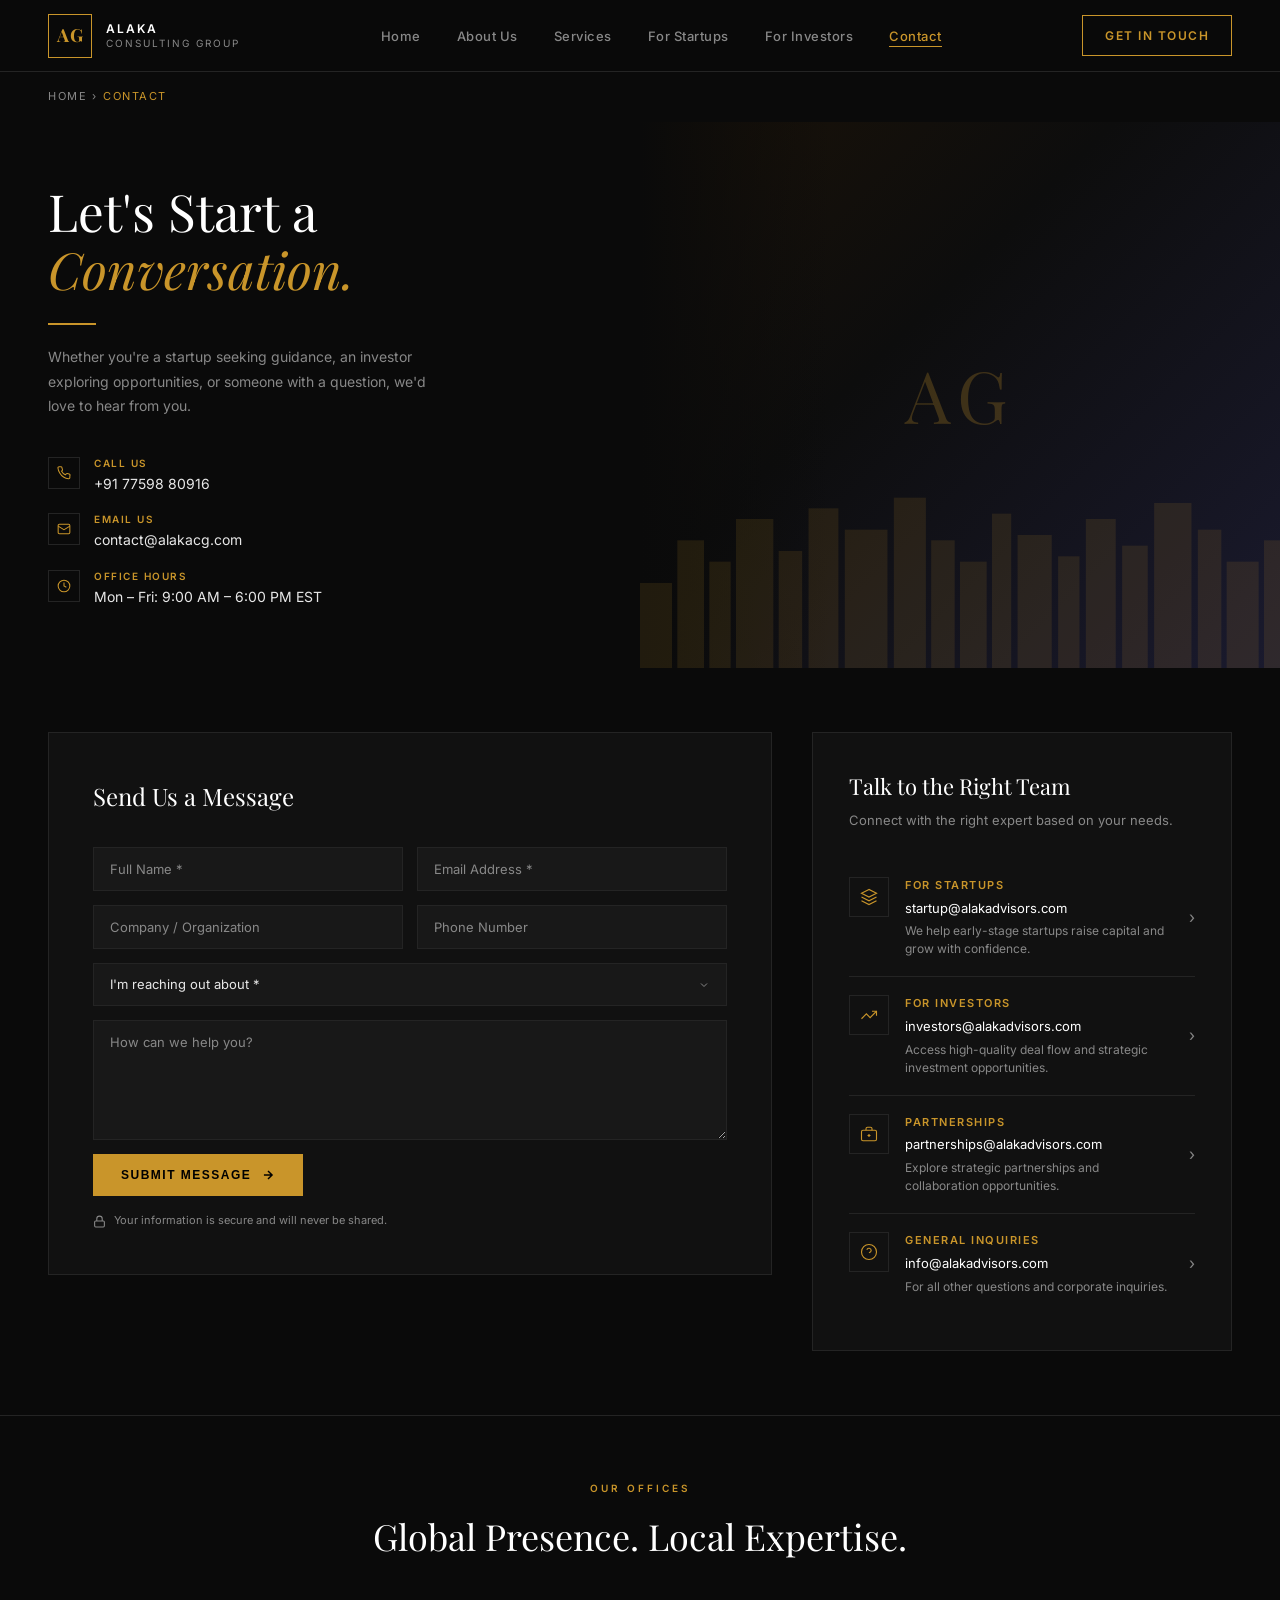
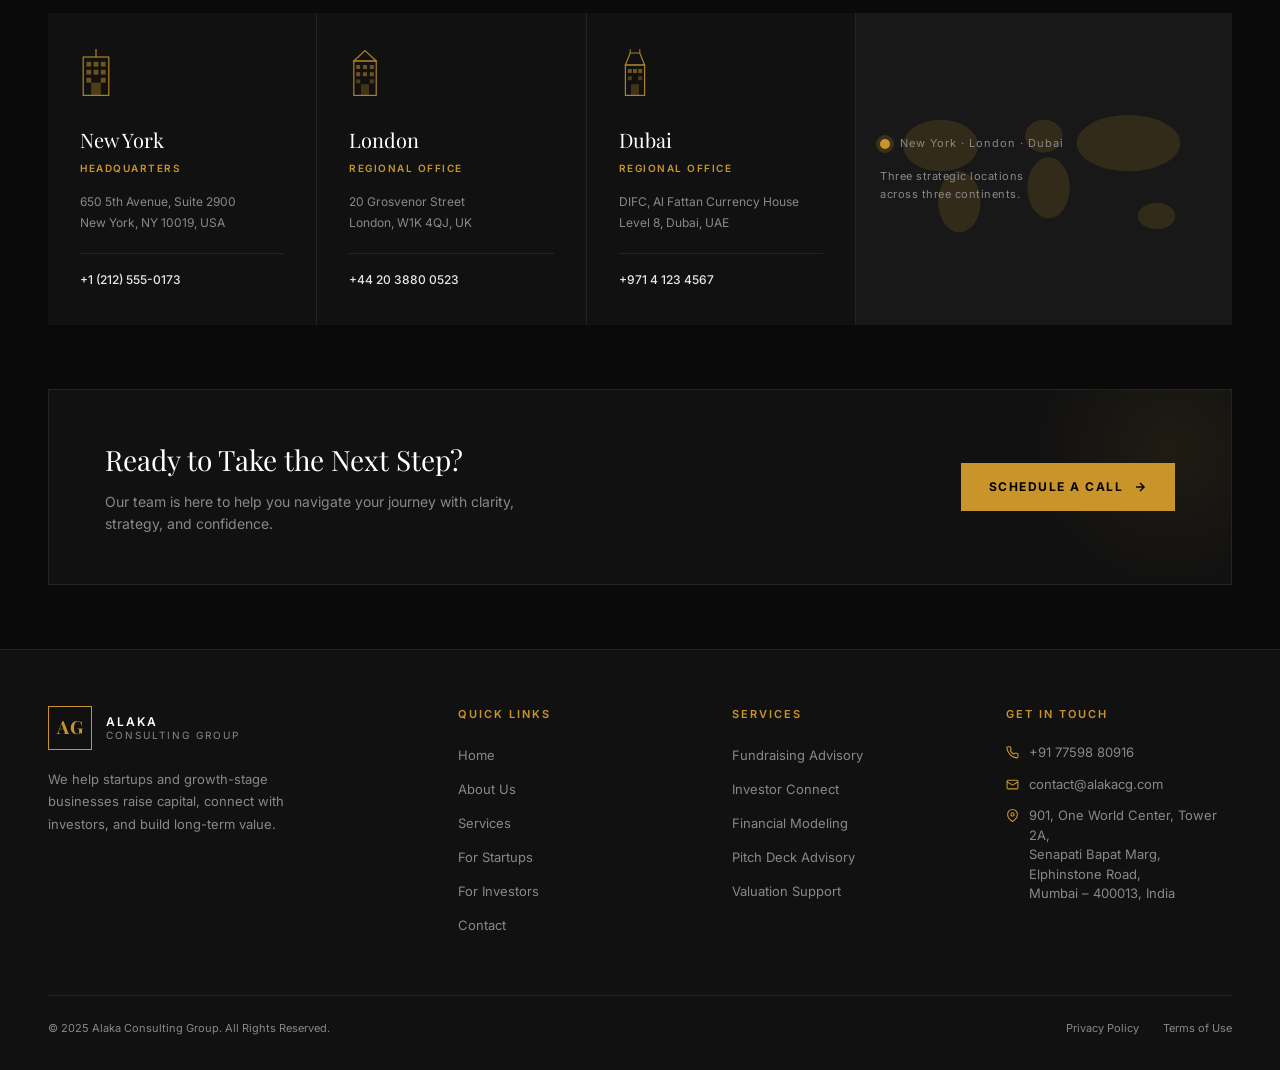
<file: alaka-contact.html>
<!DOCTYPE html>
<html lang="en">
<head>
<meta charset="UTF-8">
<meta name="viewport" content="width=device-width, initial-scale=1.0">
<title>Contact – Alaka Consulting Group</title>
<link href="https://fonts.googleapis.com/css2?family=Playfair+Display:wght@400;700&family=Inter:wght@300;400;500;600&display=swap" rel="stylesheet">
<style>
  *, *::before, *::after { box-sizing: border-box; margin: 0; padding: 0; }

  :root {
    --gold: #C9952A;
    --gold-light: #E4B84A;
    --bg: #0A0A0A;
    --surface: #111111;
    --surface2: #181818;
    --border: #242424;
    --text: #E8E8E8;
    --muted: #888888;
    --white: #FFFFFF;
  }

  html { scroll-behavior: smooth; }

  body {
    background: var(--bg);
    color: var(--text);
    font-family: 'Inter', sans-serif;
    font-size: 15px;
    line-height: 1.6;
    -webkit-font-smoothing: antialiased;
  }

  /* NAV */
  nav {
    display: flex;
    align-items: center;
    justify-content: space-between;
    padding: 0 48px;
    height: 72px;
    border-bottom: 1px solid var(--border);
    position: sticky;
    top: 0;
    background: rgba(10,10,10,0.95);
    backdrop-filter: blur(12px);
    z-index: 100;
  }

  .logo {
    display: flex;
    align-items: center;
    gap: 14px;
    text-decoration: none;
  }

  .logo-mark {
    width: 44px;
    height: 44px;
    border: 1.5px solid var(--gold);
    display: flex;
    align-items: center;
    justify-content: center;
    font-family: 'Playfair Display', serif;
    font-size: 18px;
    color: var(--gold);
    font-weight: 700;
    letter-spacing: 1px;
  }

  .logo-text {
    display: flex;
    flex-direction: column;
    line-height: 1.2;
  }

  .logo-text span:first-child {
    font-size: 12px;
    font-weight: 600;
    letter-spacing: 2px;
    color: var(--white);
    text-transform: uppercase;
  }

  .logo-text span:last-child {
    font-size: 10px;
    letter-spacing: 2px;
    color: var(--muted);
    text-transform: uppercase;
  }

  .nav-links {
    display: flex;
    gap: 36px;
    list-style: none;
  }

  .nav-links a {
    text-decoration: none;
    color: var(--muted);
    font-size: 13px;
    font-weight: 500;
    letter-spacing: 0.5px;
    transition: color 0.2s;
  }

  .nav-links a:hover, .nav-links a.active {
    color: var(--white);
  }

  .nav-links a.active {
    color: var(--gold);
    border-bottom: 1px solid var(--gold);
    padding-bottom: 2px;
  }

  .btn-outline {
    border: 1px solid var(--gold);
    color: var(--gold);
    background: transparent;
    padding: 10px 22px;
    font-size: 12px;
    font-weight: 600;
    letter-spacing: 1.5px;
    text-transform: uppercase;
    cursor: pointer;
    text-decoration: none;
    transition: background 0.2s, color 0.2s;
  }

  .btn-outline:hover {
    background: var(--gold);
    color: #000;
  }

  .btn-gold {
    background: var(--gold);
    color: #000;
    border: none;
    padding: 14px 28px;
    font-size: 12px;
    font-weight: 700;
    letter-spacing: 1.5px;
    text-transform: uppercase;
    cursor: pointer;
    display: inline-flex;
    align-items: center;
    gap: 10px;
    transition: background 0.2s, transform 0.15s;
    text-decoration: none;
  }

  .btn-gold:hover {
    background: var(--gold-light);
    transform: translateY(-1px);
  }

  /* BREADCRUMB */
  .breadcrumb {
    padding: 16px 48px;
    font-size: 11px;
    letter-spacing: 1.5px;
    text-transform: uppercase;
    color: var(--muted);
  }

  .breadcrumb a { color: var(--muted); text-decoration: none; }
  .breadcrumb span { color: var(--gold); margin-left: 6px; }

  /* HERO */
  .hero {
    display: grid;
    grid-template-columns: 1fr 1fr;
    min-height: 440px;
    overflow: hidden;
  }

  .hero-content {
    padding: 60px 48px 60px;
    display: flex;
    flex-direction: column;
    justify-content: center;
  }

  .hero-content h1 {
    font-family: 'Playfair Display', serif;
    font-size: clamp(36px, 4vw, 52px);
    font-weight: 400;
    line-height: 1.15;
    color: var(--white);
    margin-bottom: 4px;
  }

  .hero-content h1 span {
    color: var(--gold);
    font-style: italic;
  }

  .gold-rule {
    width: 48px;
    height: 2px;
    background: var(--gold);
    margin: 20px 0;
  }

  .hero-content p {
    color: var(--muted);
    font-size: 14px;
    max-width: 380px;
    line-height: 1.75;
    margin-bottom: 36px;
  }

  .contact-info-list {
    display: flex;
    flex-direction: column;
    gap: 16px;
  }

  .contact-info-item {
    display: flex;
    align-items: flex-start;
    gap: 14px;
  }

  .ci-icon {
    width: 32px;
    height: 32px;
    border: 1px solid var(--border);
    display: flex;
    align-items: center;
    justify-content: center;
    flex-shrink: 0;
    margin-top: 2px;
  }

  .ci-icon svg { width: 14px; height: 14px; stroke: var(--gold); fill: none; stroke-width: 1.8; }

  .ci-label {
    font-size: 10px;
    letter-spacing: 1.5px;
    text-transform: uppercase;
    color: var(--gold);
    font-weight: 600;
    margin-bottom: 2px;
  }

  .ci-value {
    font-size: 14px;
    color: var(--text);
  }

  .hero-image {
    position: relative;
    overflow: hidden;
  }

  .hero-image img {
    width: 100%;
    height: 100%;
    object-fit: cover;
    filter: brightness(0.7) saturate(0.6);
  }

  .hero-image-overlay {
    position: absolute;
    inset: 0;
    background: linear-gradient(to right, var(--bg) 0%, transparent 30%);
  }

  .hero-image-logo {
    position: absolute;
    top: 50%;
    left: 50%;
    transform: translate(-50%, -50%);
    font-family: 'Playfair Display', serif;
    font-size: 72px;
    color: var(--gold);
    opacity: 0.25;
    letter-spacing: 8px;
    pointer-events: none;
    user-select: none;
  }

  /* MAIN CONTENT GRID */
  .main-section {
    padding: 64px 48px;
    display: grid;
    grid-template-columns: 1fr 420px;
    gap: 40px;
    align-items: start;
  }

  /* FORM */
  .form-card {
    background: var(--surface);
    border: 1px solid var(--border);
    padding: 44px;
  }

  .form-card h2 {
    font-family: 'Playfair Display', serif;
    font-size: 24px;
    font-weight: 400;
    color: var(--white);
    margin-bottom: 32px;
  }

  .form-row {
    display: grid;
    grid-template-columns: 1fr 1fr;
    gap: 14px;
    margin-bottom: 14px;
  }

  .form-field {
    display: flex;
    flex-direction: column;
    gap: 0;
    margin-bottom: 14px;
  }

  input, select, textarea {
    background: var(--surface2);
    border: 1px solid var(--border);
    color: var(--text);
    padding: 13px 16px;
    font-size: 13px;
    font-family: 'Inter', sans-serif;
    outline: none;
    transition: border-color 0.2s;
    width: 100%;
    appearance: none;
  }

  input::placeholder, textarea::placeholder {
    color: var(--muted);
  }

  input:focus, select:focus, textarea:focus {
    border-color: var(--gold);
  }

  select {
    cursor: pointer;
    background-image: url("data:image/svg+xml,%3Csvg xmlns='http://www.w3.org/2000/svg' width='12' height='12' viewBox='0 0 24 24' fill='none' stroke='%23888' stroke-width='2'%3E%3Cpath d='m6 9 6 6 6-6'/%3E%3C/svg%3E");
    background-repeat: no-repeat;
    background-position: right 16px center;
    padding-right: 40px;
  }

  textarea {
    resize: vertical;
    min-height: 120px;
  }

  .form-security {
    display: flex;
    align-items: center;
    gap: 8px;
    margin-top: 16px;
  }

  .form-security svg { width: 13px; height: 13px; stroke: var(--muted); fill: none; stroke-width: 2; flex-shrink: 0; }
  .form-security span { font-size: 11px; color: var(--muted); }

  /* TEAM CARD */
  .team-card {
    background: var(--surface);
    border: 1px solid var(--border);
    padding: 36px;
  }

  .team-card h2 {
    font-family: 'Playfair Display', serif;
    font-size: 22px;
    font-weight: 400;
    color: var(--white);
    margin-bottom: 6px;
  }

  .team-card p.sub {
    font-size: 13px;
    color: var(--muted);
    margin-bottom: 28px;
  }

  .team-item {
    display: flex;
    align-items: flex-start;
    gap: 16px;
    padding: 18px 0;
    border-bottom: 1px solid var(--border);
    cursor: pointer;
    transition: background 0.15s;
    position: relative;
  }

  .team-item:last-child { border-bottom: none; }

  .team-icon {
    width: 40px;
    height: 40px;
    border: 1px solid var(--border);
    display: flex;
    align-items: center;
    justify-content: center;
    flex-shrink: 0;
  }

  .team-icon svg { width: 18px; height: 18px; stroke: var(--gold); fill: none; stroke-width: 1.5; }

  .team-info { flex: 1; }

  .team-label {
    font-size: 11px;
    letter-spacing: 1.5px;
    text-transform: uppercase;
    color: var(--gold);
    font-weight: 600;
    margin-bottom: 3px;
  }

  .team-email {
    font-size: 13px;
    color: var(--white);
    margin-bottom: 4px;
  }

  .team-desc {
    font-size: 12px;
    color: var(--muted);
    line-height: 1.5;
  }

  .team-arrow {
    color: var(--muted);
    font-size: 16px;
    align-self: center;
  }

  /* OFFICES */
  .offices-section {
    padding: 64px 48px;
    border-top: 1px solid var(--border);
  }

  .offices-eyebrow {
    text-align: center;
    font-size: 10px;
    letter-spacing: 3px;
    text-transform: uppercase;
    color: var(--gold);
    font-weight: 600;
    margin-bottom: 12px;
  }

  .offices-section h2 {
    font-family: 'Playfair Display', serif;
    font-size: 36px;
    font-weight: 400;
    text-align: center;
    color: var(--white);
    margin-bottom: 48px;
  }

  .offices-grid {
    display: grid;
    grid-template-columns: 1fr 1fr 1fr 1.4fr;
    gap: 1px;
    background: var(--border);
  }

  .office-card {
    background: var(--surface);
    padding: 36px 32px;
    display: flex;
    flex-direction: column;
    align-items: flex-start;
    gap: 0;
  }

  .office-icon {
    color: var(--gold);
    margin-bottom: 20px;
  }

  .office-icon svg { width: 32px; height: 48px; fill: var(--gold); opacity: 0.85; }

  .office-city {
    font-family: 'Playfair Display', serif;
    font-size: 20px;
    color: var(--white);
    margin-bottom: 4px;
  }

  .office-type {
    font-size: 10px;
    letter-spacing: 1.5px;
    text-transform: uppercase;
    color: var(--gold);
    font-weight: 600;
    margin-bottom: 16px;
  }

  .office-address {
    font-size: 12px;
    color: var(--muted);
    line-height: 1.7;
    margin-bottom: 20px;
  }

  .office-phone {
    font-size: 12px;
    color: var(--text);
    font-weight: 500;
    border-top: 1px solid var(--border);
    padding-top: 16px;
    width: 100%;
  }

  /* Map placeholder */
  .office-map {
    background: var(--surface2);
    position: relative;
    overflow: hidden;
    display: flex;
    align-items: center;
    justify-content: center;
    min-height: 220px;
  }

  .world-map-svg {
    width: 100%;
    height: 100%;
    position: absolute;
    inset: 0;
    opacity: 0.15;
  }

  .map-dots {
    display: flex;
    flex-direction: column;
    align-items: center;
    gap: 8px;
    position: relative;
    z-index: 1;
  }

  .map-pin {
    width: 10px;
    height: 10px;
    border-radius: 50%;
    background: var(--gold);
    box-shadow: 0 0 0 4px rgba(201,149,42,0.2);
    display: inline-block;
  }

  .map-label { font-size: 11px; color: var(--muted); letter-spacing: 1px; }

  /* CTA BANNER */
  .cta-banner {
    margin: 0 48px 64px;
    background: var(--surface);
    border: 1px solid var(--border);
    padding: 48px 56px;
    display: flex;
    align-items: center;
    justify-content: space-between;
    position: relative;
    overflow: hidden;
  }

  .cta-banner::before {
    content: '';
    position: absolute;
    right: -80px;
    top: -80px;
    width: 280px;
    height: 280px;
    border-radius: 50%;
    background: radial-gradient(circle, rgba(201,149,42,0.08) 0%, transparent 70%);
  }

  .cta-banner h2 {
    font-family: 'Playfair Display', serif;
    font-size: 28px;
    font-weight: 400;
    color: var(--white);
    margin-bottom: 8px;
  }

  .cta-banner p {
    font-size: 14px;
    color: var(--muted);
    max-width: 420px;
  }

  /* FOOTER */
  footer {
    background: var(--surface);
    border-top: 1px solid var(--border);
    padding: 56px 48px 32px;
  }

  .footer-grid {
    display: grid;
    grid-template-columns: 1.6fr 1fr 1fr 1fr;
    gap: 48px;
    margin-bottom: 48px;
  }

  .footer-brand p {
    font-size: 13px;
    color: var(--muted);
    line-height: 1.75;
    margin-top: 18px;
    max-width: 240px;
  }

  .footer-col h3 {
    font-size: 11px;
    letter-spacing: 2px;
    text-transform: uppercase;
    color: var(--gold);
    font-weight: 600;
    margin-bottom: 20px;
  }

  .footer-col ul { list-style: none; }
  .footer-col ul li { margin-bottom: 10px; }
  .footer-col ul a {
    text-decoration: none;
    color: var(--muted);
    font-size: 13px;
    transition: color 0.2s;
  }
  .footer-col ul a:hover { color: var(--white); }

  .footer-contact-item {
    display: flex;
    align-items: flex-start;
    gap: 10px;
    margin-bottom: 12px;
  }

  .footer-contact-item svg { width: 13px; height: 13px; stroke: var(--gold); fill: none; stroke-width: 2; flex-shrink: 0; margin-top: 3px; }
  .footer-contact-item span { font-size: 13px; color: var(--muted); line-height: 1.5; }

  .footer-bottom {
    border-top: 1px solid var(--border);
    padding-top: 24px;
    display: flex;
    justify-content: space-between;
    align-items: center;
  }

  .footer-bottom p { font-size: 11px; color: var(--muted); }
  .footer-bottom-links { display: flex; gap: 24px; }
  .footer-bottom-links a { font-size: 11px; color: var(--muted); text-decoration: none; }
  .footer-bottom-links a:hover { color: var(--white); }
</style>
</head>
<body>

<!-- NAV -->
<nav>
  <a href="#" class="logo">
    <div class="logo-mark">AG</div>
    <div class="logo-text">
      <span>Alaka</span>
      <span>Consulting Group</span>
    </div>
  </a>
  <ul class="nav-links">
    <li><a href="#">Home</a></li>
    <li><a href="#">About Us</a></li>
    <li><a href="#">Services</a></li>
    <li><a href="#">For Startups</a></li>
    <li><a href="#">For Investors</a></li>
    <li><a href="#" class="active">Contact</a></li>
  </ul>
  <a href="#" class="btn-outline">Get In Touch</a>
</nav>

<!-- BREADCRUMB -->
<div class="breadcrumb">
  <a href="#">Home</a> &rsaquo;<span>Contact</span>
</div>

<!-- HERO -->
<section class="hero">
  <div class="hero-content">
    <h1>Let's Start a<br><span>Conversation.</span></h1>
    <div class="gold-rule"></div>
    <p>Whether you're a startup seeking guidance, an investor exploring opportunities, or someone with a question, we'd love to hear from you.</p>
    <div class="contact-info-list">
      <div class="contact-info-item">
        <div class="ci-icon">
          <svg viewBox="0 0 24 24"><path d="M22 16.92v3a2 2 0 0 1-2.18 2 19.79 19.79 0 0 1-8.63-3.07A19.5 19.5 0 0 1 4.69 12 19.79 19.79 0 0 1 1.61 3.45 2 2 0 0 1 3.59 1.27h3a2 2 0 0 1 2 1.72c.127.96.361 1.903.7 2.81a2 2 0 0 1-.45 2.11L7.91 8.81a16 16 0 0 0 6.29 6.29l1.6-1.6a2 2 0 0 1 2.11-.45c.907.339 1.85.573 2.81.7A2 2 0 0 1 22 16.92z"/></svg>
        </div>
        <div>
          <div class="ci-label">Call Us</div>
          <div class="ci-value">+91 77598 80916</div>
        </div>
      </div>
      <div class="contact-info-item">
        <div class="ci-icon">
          <svg viewBox="0 0 24 24"><rect x="2" y="4" width="20" height="16" rx="2"/><path d="m22 7-8.97 5.7a1.94 1.94 0 0 1-2.06 0L2 7"/></svg>
        </div>
        <div>
          <div class="ci-label">Email Us</div>
          <div class="ci-value">contact@alakacg.com</div>
        </div>
      </div>
      <div class="contact-info-item">
        <div class="ci-icon">
          <svg viewBox="0 0 24 24"><circle cx="12" cy="12" r="10"/><path d="M12 6v6l4 2"/></svg>
        </div>
        <div>
          <div class="ci-label">Office Hours</div>
          <div class="ci-value">Mon – Fri: 9:00 AM – 6:00 PM EST</div>
        </div>
      </div>
    </div>
  </div>
  <div class="hero-image">
    <!-- Gradient background as image placeholder -->
    <div style="width:100%;height:100%;background:linear-gradient(135deg,#1a1208 0%,#0d0d0d 40%,#1a1a2e 100%);position:absolute;inset:0;"></div>
    <div class="hero-image-overlay"></div>
    <div class="hero-image-logo">AG</div>
    <!-- Decorative city silhouette -->
    <svg style="position:absolute;bottom:0;left:0;right:0;width:100%;opacity:0.12;" viewBox="0 0 600 200" preserveAspectRatio="none">
      <rect x="0" y="120" width="30" height="80" fill="#C9952A"/>
      <rect x="35" y="80" width="25" height="120" fill="#C9952A"/>
      <rect x="65" y="100" width="20" height="100" fill="#C9952A"/>
      <rect x="90" y="60" width="35" height="140" fill="#C9952A"/>
      <rect x="130" y="90" width="22" height="110" fill="#C9952A"/>
      <rect x="158" y="50" width="28" height="150" fill="#C9952A"/>
      <rect x="192" y="70" width="40" height="130" fill="#C9952A"/>
      <rect x="238" y="40" width="30" height="160" fill="#C9952A"/>
      <rect x="273" y="80" width="22" height="120" fill="#C9952A"/>
      <rect x="300" y="100" width="25" height="100" fill="#C9952A"/>
      <rect x="330" y="55" width="18" height="145" fill="#C9952A"/>
      <rect x="354" y="75" width="32" height="125" fill="#C9952A"/>
      <rect x="392" y="95" width="20" height="105" fill="#C9952A"/>
      <rect x="418" y="60" width="28" height="140" fill="#C9952A"/>
      <rect x="452" y="85" width="24" height="115" fill="#C9952A"/>
      <rect x="482" y="45" width="35" height="155" fill="#C9952A"/>
      <rect x="523" y="70" width="22" height="130" fill="#C9952A"/>
      <rect x="550" y="100" width="30" height="100" fill="#C9952A"/>
      <rect x="585" y="80" width="15" height="120" fill="#C9952A"/>
    </svg>
  </div>
</section>

<!-- FORM + TEAM -->
<section class="main-section">
  <!-- FORM -->
  <div class="form-card">
    <h2>Send Us a Message</h2>
    <div class="form-row">
      <input type="text" placeholder="Full Name *">
      <input type="email" placeholder="Email Address *">
    </div>
    <div class="form-row">
      <input type="text" placeholder="Company / Organization">
      <input type="tel" placeholder="Phone Number">
    </div>
    <div class="form-field">
      <select>
        <option value="" disabled selected>I'm reaching out about *</option>
        <option>Fundraising Advisory</option>
        <option>Investor Connect</option>
        <option>Financial Modeling</option>
        <option>Pitch Deck Advisory</option>
        <option>Valuation Support</option>
        <option>General Inquiry</option>
      </select>
    </div>
    <div class="form-field">
      <textarea placeholder="How can we help you?"></textarea>
    </div>
    <button class="btn-gold">
      Submit Message
      <svg width="14" height="14" viewBox="0 0 24 24" fill="none" stroke="currentColor" stroke-width="2.5"><path d="M5 12h14M12 5l7 7-7 7"/></svg>
    </button>
    <div class="form-security">
      <svg viewBox="0 0 24 24"><rect x="3" y="11" width="18" height="11" rx="2" ry="2"/><path d="M7 11V7a5 5 0 0 1 10 0v4"/></svg>
      <span>Your information is secure and will never be shared.</span>
    </div>
  </div>

  <!-- TEAM -->
  <div class="team-card">
    <h2>Talk to the Right Team</h2>
    <p class="sub">Connect with the right expert based on your needs.</p>

    <div class="team-item">
      <div class="team-icon">
        <svg viewBox="0 0 24 24"><path d="M12 2L2 7l10 5 10-5-10-5z"/><path d="M2 17l10 5 10-5"/><path d="M2 12l10 5 10-5"/></svg>
      </div>
      <div class="team-info">
        <div class="team-label">For Startups</div>
        <div class="team-email">startup@alakadvisors.com</div>
        <div class="team-desc">We help early-stage startups raise capital and grow with confidence.</div>
      </div>
      <div class="team-arrow">›</div>
    </div>

    <div class="team-item">
      <div class="team-icon">
        <svg viewBox="0 0 24 24"><polyline points="22 7 13.5 15.5 8.5 10.5 2 17"/><polyline points="16 7 22 7 22 13"/></svg>
      </div>
      <div class="team-info">
        <div class="team-label">For Investors</div>
        <div class="team-email">investors@alakadvisors.com</div>
        <div class="team-desc">Access high-quality deal flow and strategic investment opportunities.</div>
      </div>
      <div class="team-arrow">›</div>
    </div>

    <div class="team-item">
      <div class="team-icon">
        <svg viewBox="0 0 24 24"><rect x="2" y="7" width="20" height="14" rx="2"/><path d="M16 7V5a2 2 0 0 0-2-2h-4a2 2 0 0 0-2 2v2"/><line x1="12" y1="12" x2="12" y2="16"/><line x1="10" y1="14" x2="14" y2="14"/></svg>
      </div>
      <div class="team-info">
        <div class="team-label">Partnerships</div>
        <div class="team-email">partnerships@alakadvisors.com</div>
        <div class="team-desc">Explore strategic partnerships and collaboration opportunities.</div>
      </div>
      <div class="team-arrow">›</div>
    </div>

    <div class="team-item">
      <div class="team-icon">
        <svg viewBox="0 0 24 24"><circle cx="12" cy="12" r="10"/><path d="M9.09 9a3 3 0 0 1 5.83 1c0 2-3 3-3 3"/><line x1="12" y1="17" x2="12.01" y2="17"/></svg>
      </div>
      <div class="team-info">
        <div class="team-label">General Inquiries</div>
        <div class="team-email">info@alakadvisors.com</div>
        <div class="team-desc">For all other questions and corporate inquiries.</div>
      </div>
      <div class="team-arrow">›</div>
    </div>
  </div>
</section>

<!-- OFFICES -->
<section class="offices-section">
  <div class="offices-eyebrow">Our Offices</div>
  <h2>Global Presence. Local Expertise.</h2>

  <div class="offices-grid">
    <div class="office-card">
      <div class="office-icon">
        <svg viewBox="0 0 40 60" xmlns="http://www.w3.org/2000/svg">
          <rect x="4" y="10" width="32" height="48" fill="none" stroke="#C9952A" stroke-width="1.5"/>
          <rect x="8" y="16" width="6" height="6" fill="#C9952A" opacity="0.6"/>
          <rect x="17" y="16" width="6" height="6" fill="#C9952A" opacity="0.6"/>
          <rect x="26" y="16" width="6" height="6" fill="#C9952A" opacity="0.6"/>
          <rect x="8" y="26" width="6" height="6" fill="#C9952A" opacity="0.6"/>
          <rect x="17" y="26" width="6" height="6" fill="#C9952A" opacity="0.6"/>
          <rect x="26" y="26" width="6" height="6" fill="#C9952A" opacity="0.6"/>
          <rect x="8" y="36" width="6" height="6" fill="#C9952A" opacity="0.6"/>
          <rect x="26" y="36" width="6" height="6" fill="#C9952A" opacity="0.6"/>
          <rect x="14" y="42" width="12" height="16" fill="#C9952A" opacity="0.4"/>
          <line x1="20" y1="0" x2="20" y2="10" stroke="#C9952A" stroke-width="1.5"/>
        </svg>
      </div>
      <div class="office-city">New York</div>
      <div class="office-type">Headquarters</div>
      <div class="office-address">650 5th Avenue, Suite 2900<br>New York, NY 10019, USA</div>
      <div class="office-phone">+1 (212) 555-0173</div>
    </div>

    <div class="office-card">
      <div class="office-icon">
        <svg viewBox="0 0 40 60" xmlns="http://www.w3.org/2000/svg">
          <rect x="6" y="15" width="28" height="43" fill="none" stroke="#C9952A" stroke-width="1.5"/>
          <rect x="9" y="20" width="5" height="5" fill="#C9952A" opacity="0.6"/>
          <rect x="17.5" y="20" width="5" height="5" fill="#C9952A" opacity="0.6"/>
          <rect x="26" y="20" width="5" height="5" fill="#C9952A" opacity="0.6"/>
          <rect x="9" y="29" width="5" height="5" fill="#C9952A" opacity="0.6"/>
          <rect x="17.5" y="29" width="5" height="5" fill="#C9952A" opacity="0.6"/>
          <rect x="26" y="29" width="5" height="5" fill="#C9952A" opacity="0.6"/>
          <rect x="9" y="38" width="5" height="5" fill="#C9952A" opacity="0.4"/>
          <rect x="26" y="38" width="5" height="5" fill="#C9952A" opacity="0.4"/>
          <rect x="15" y="44" width="10" height="14" fill="#C9952A" opacity="0.3"/>
          <polygon points="6,15 20,2 34,15" fill="none" stroke="#C9952A" stroke-width="1.5"/>
        </svg>
      </div>
      <div class="office-city">London</div>
      <div class="office-type">Regional Office</div>
      <div class="office-address">20 Grosvenor Street<br>London, W1K 4QJ, UK</div>
      <div class="office-phone">+44 20 3880 0523</div>
    </div>

    <div class="office-card">
      <div class="office-icon">
        <svg viewBox="0 0 40 60" xmlns="http://www.w3.org/2000/svg">
          <rect x="8" y="20" width="24" height="38" fill="none" stroke="#C9952A" stroke-width="1.5"/>
          <rect x="11" y="25" width="5" height="5" fill="#C9952A" opacity="0.6"/>
          <rect x="24" y="25" width="5" height="5" fill="#C9952A" opacity="0.6"/>
          <rect x="17.5" y="25" width="5" height="5" fill="#C9952A" opacity="0.6"/>
          <rect x="11" y="34" width="5" height="5" fill="#C9952A" opacity="0.4"/>
          <rect x="24" y="34" width="5" height="5" fill="#C9952A" opacity="0.4"/>
          <rect x="15" y="44" width="10" height="14" fill="#C9952A" opacity="0.3"/>
          <polygon points="8,20 14,5 26,5 32,20" fill="none" stroke="#C9952A" stroke-width="1.5"/>
          <line x1="14" y1="5" x2="14" y2="0" stroke="#C9952A" stroke-width="1.2"/>
          <line x1="26" y1="5" x2="26" y2="0" stroke="#C9952A" stroke-width="1.2"/>
        </svg>
      </div>
      <div class="office-city">Dubai</div>
      <div class="office-type">Regional Office</div>
      <div class="office-address">DIFC, Al Fattan Currency House<br>Level 8, Dubai, UAE</div>
      <div class="office-phone">+971 4 123 4567</div>
    </div>

    <!-- Map -->
    <div class="office-map">
      <svg class="world-map-svg" viewBox="0 0 800 400" fill="none" xmlns="http://www.w3.org/2000/svg">
        <!-- Simplified world map dots -->
        <g fill="#C9952A">
          <!-- North America -->
          <ellipse cx="180" cy="150" rx="80" ry="55"/>
          <!-- South America -->
          <ellipse cx="220" cy="270" rx="45" ry="65"/>
          <!-- Europe -->
          <ellipse cx="400" cy="130" rx="40" ry="35"/>
          <!-- Africa -->
          <ellipse cx="410" cy="240" rx="45" ry="65"/>
          <!-- Asia -->
          <ellipse cx="580" cy="145" rx="110" ry="60"/>
          <!-- Australia -->
          <ellipse cx="640" cy="300" rx="40" ry="28"/>
        </g>
      </svg>
      <div style="position:relative;z-index:1;padding:24px;width:100%;">
        <div style="display:flex;flex-direction:column;gap:16px;">
          <div style="display:flex;align-items:center;gap:10px;">
            <span class="map-pin"></span>
            <span class="map-label">New York · London · Dubai</span>
          </div>
          <div style="font-size:11px;color:var(--muted);letter-spacing:0.5px;line-height:1.6;">Three strategic locations<br>across three continents.</div>
        </div>
      </div>
    </div>
  </div>
</section>

<!-- CTA BANNER -->
<div class="cta-banner">
  <div>
    <h2>Ready to Take the Next Step?</h2>
    <p>Our team is here to help you navigate your journey with clarity, strategy, and confidence.</p>
  </div>
  <a href="#" class="btn-gold">
    Schedule a Call
    <svg width="14" height="14" viewBox="0 0 24 24" fill="none" stroke="currentColor" stroke-width="2.5"><path d="M5 12h14M12 5l7 7-7 7"/></svg>
  </a>
</div>

<!-- FOOTER -->
<footer>
  <div class="footer-grid">
    <div class="footer-brand">
      <a href="#" class="logo" style="margin-bottom:0;">
        <div class="logo-mark">AG</div>
        <div class="logo-text">
          <span>Alaka</span>
          <span>Consulting Group</span>
        </div>
      </a>
      <p>We help startups and growth-stage businesses raise capital, connect with investors, and build long-term value.</p>
    </div>

    <div class="footer-col">
      <h3>Quick Links</h3>
      <ul>
        <li><a href="#">Home</a></li>
        <li><a href="#">About Us</a></li>
        <li><a href="#">Services</a></li>
        <li><a href="#">For Startups</a></li>
        <li><a href="#">For Investors</a></li>
        <li><a href="#">Contact</a></li>
      </ul>
    </div>

    <div class="footer-col">
      <h3>Services</h3>
      <ul>
        <li><a href="#">Fundraising Advisory</a></li>
        <li><a href="#">Investor Connect</a></li>
        <li><a href="#">Financial Modeling</a></li>
        <li><a href="#">Pitch Deck Advisory</a></li>
        <li><a href="#">Valuation Support</a></li>
      </ul>
    </div>

    <div class="footer-col">
      <h3>Get in Touch</h3>
      <div class="footer-contact-item">
        <svg viewBox="0 0 24 24"><path d="M22 16.92v3a2 2 0 0 1-2.18 2 19.79 19.79 0 0 1-8.63-3.07A19.5 19.5 0 0 1 4.69 12 19.79 19.79 0 0 1 1.61 3.45 2 2 0 0 1 3.59 1.27h3a2 2 0 0 1 2 1.72c.127.96.361 1.903.7 2.81a2 2 0 0 1-.45 2.11L7.91 8.81a16 16 0 0 0 6.29 6.29l1.6-1.6a2 2 0 0 1 2.11-.45c.907.339 1.85.573 2.81.7A2 2 0 0 1 22 16.92z"/></svg>
        <span>+91 77598 80916</span>
      </div>
      <div class="footer-contact-item">
        <svg viewBox="0 0 24 24"><rect x="2" y="4" width="20" height="16" rx="2"/><path d="m22 7-8.97 5.7a1.94 1.94 0 0 1-2.06 0L2 7"/></svg>
        <span>contact@alakacg.com</span>
      </div>
      <div class="footer-contact-item">
        <svg viewBox="0 0 24 24"><path d="M21 10c0 7-9 13-9 13s-9-6-9-13a9 9 0 0 1 18 0z"/><circle cx="12" cy="10" r="3"/></svg>
        <span>901, One World Center, Tower 2A,<br>Senapati Bapat Marg, Elphinstone Road,<br>Mumbai – 400013, India</span>
      </div>
    </div>
  </div>

  <div class="footer-bottom">
    <p>© 2025 Alaka Consulting Group. All Rights Reserved.</p>
    <div class="footer-bottom-links">
      <a href="#">Privacy Policy</a>
      <a href="#">Terms of Use</a>
    </div>
  </div>
</footer>

</body>
</html>
</file>
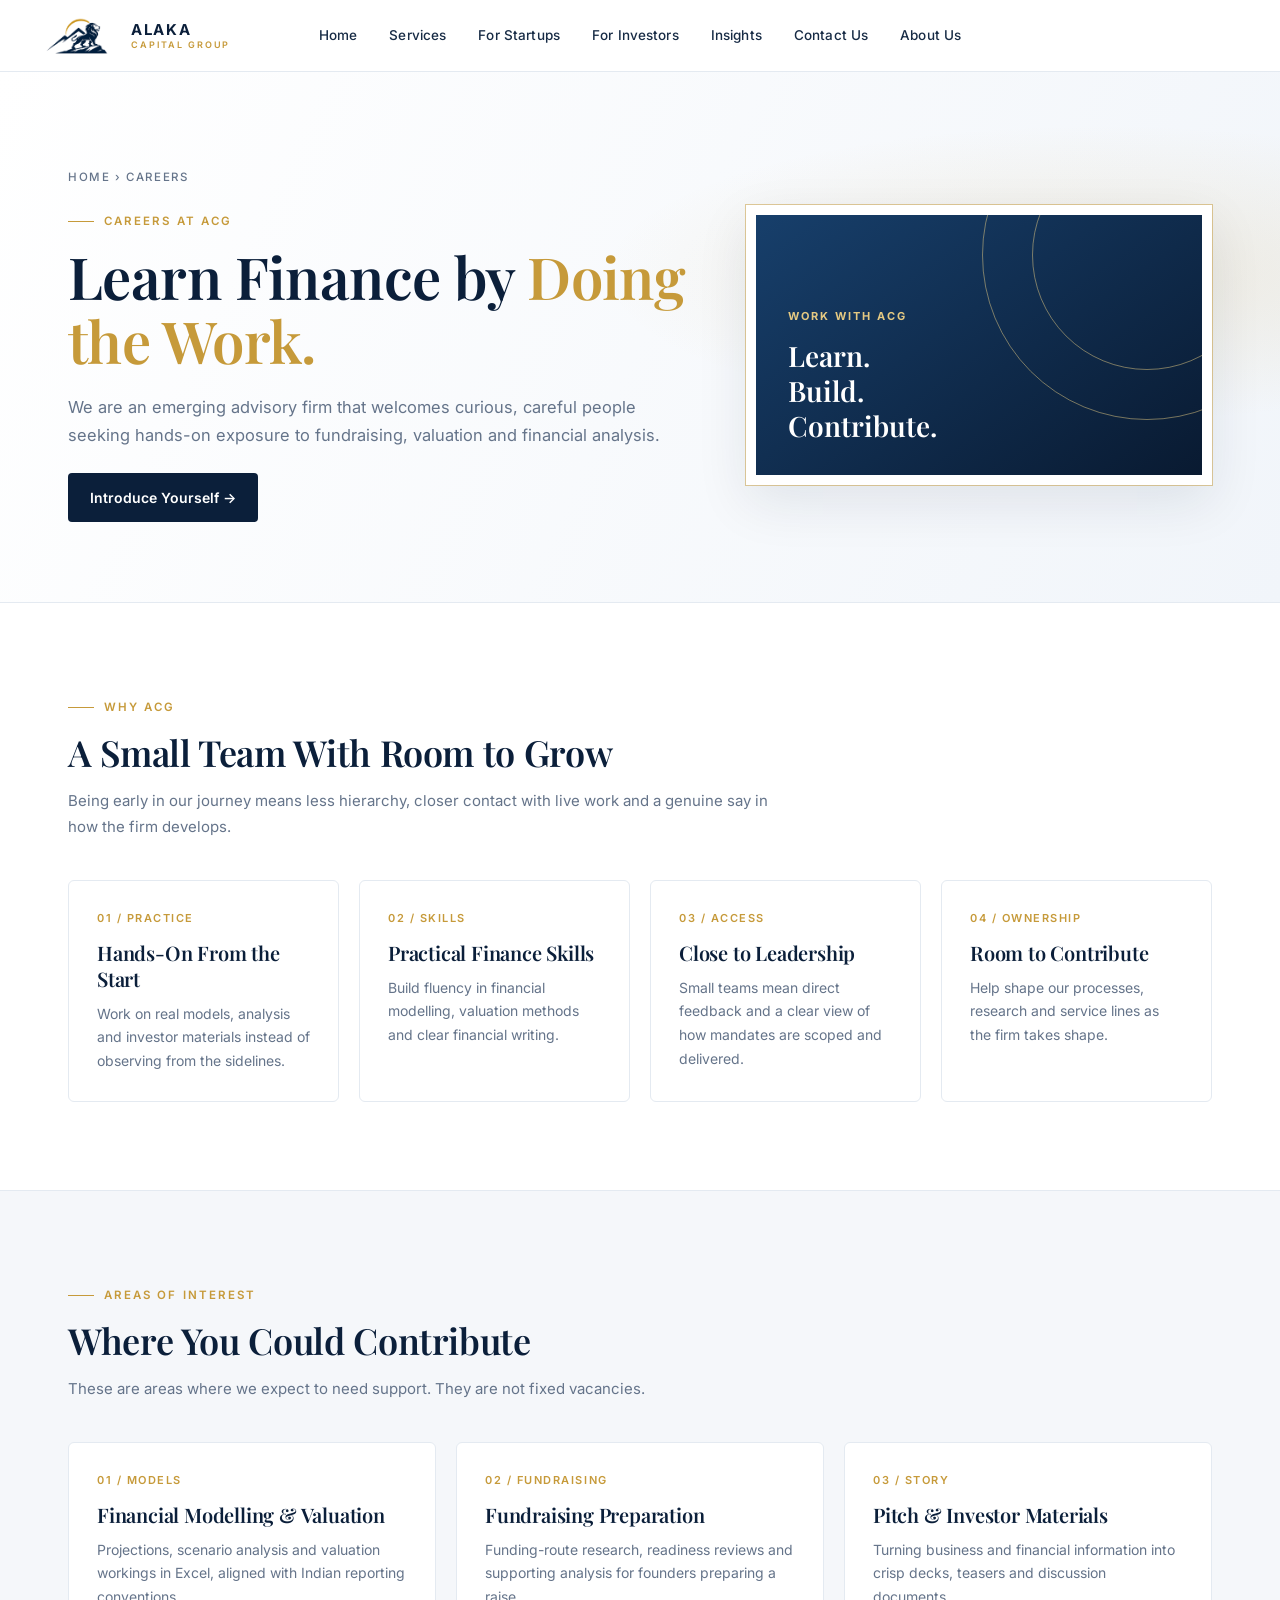
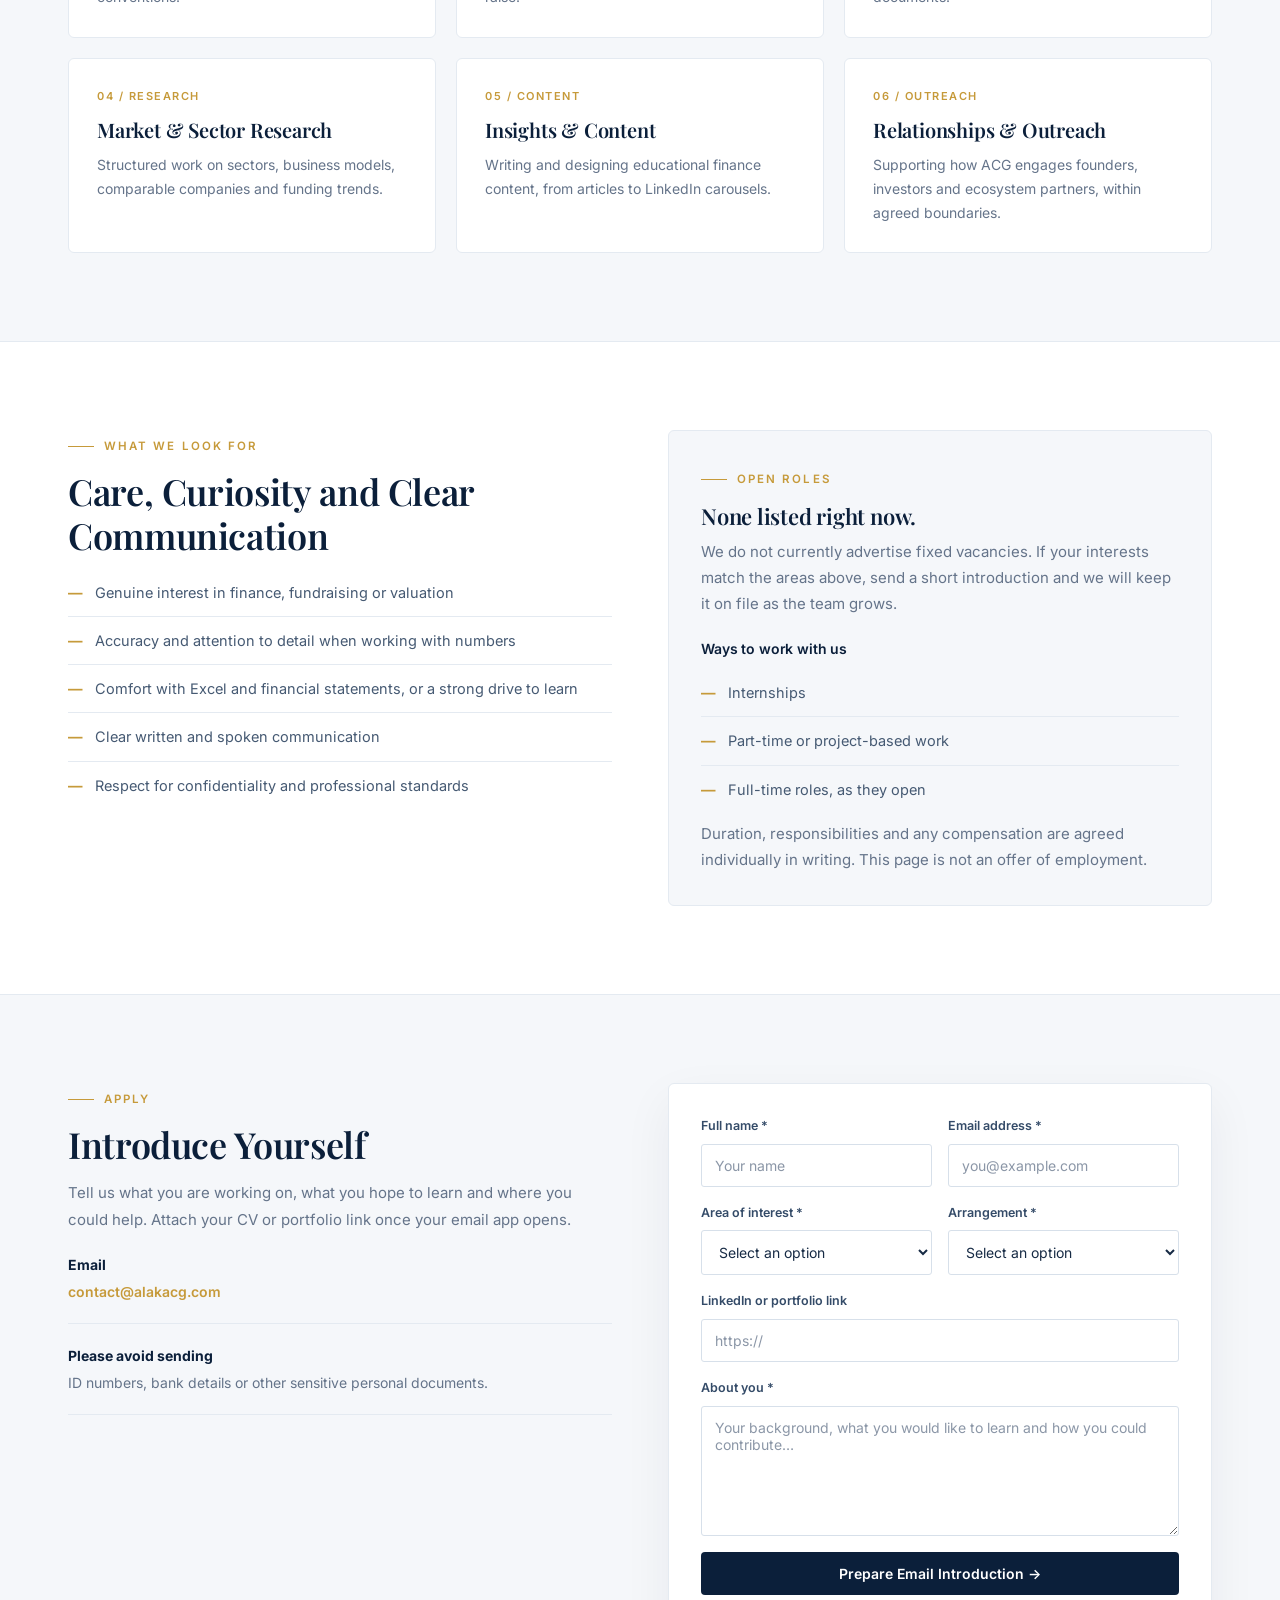
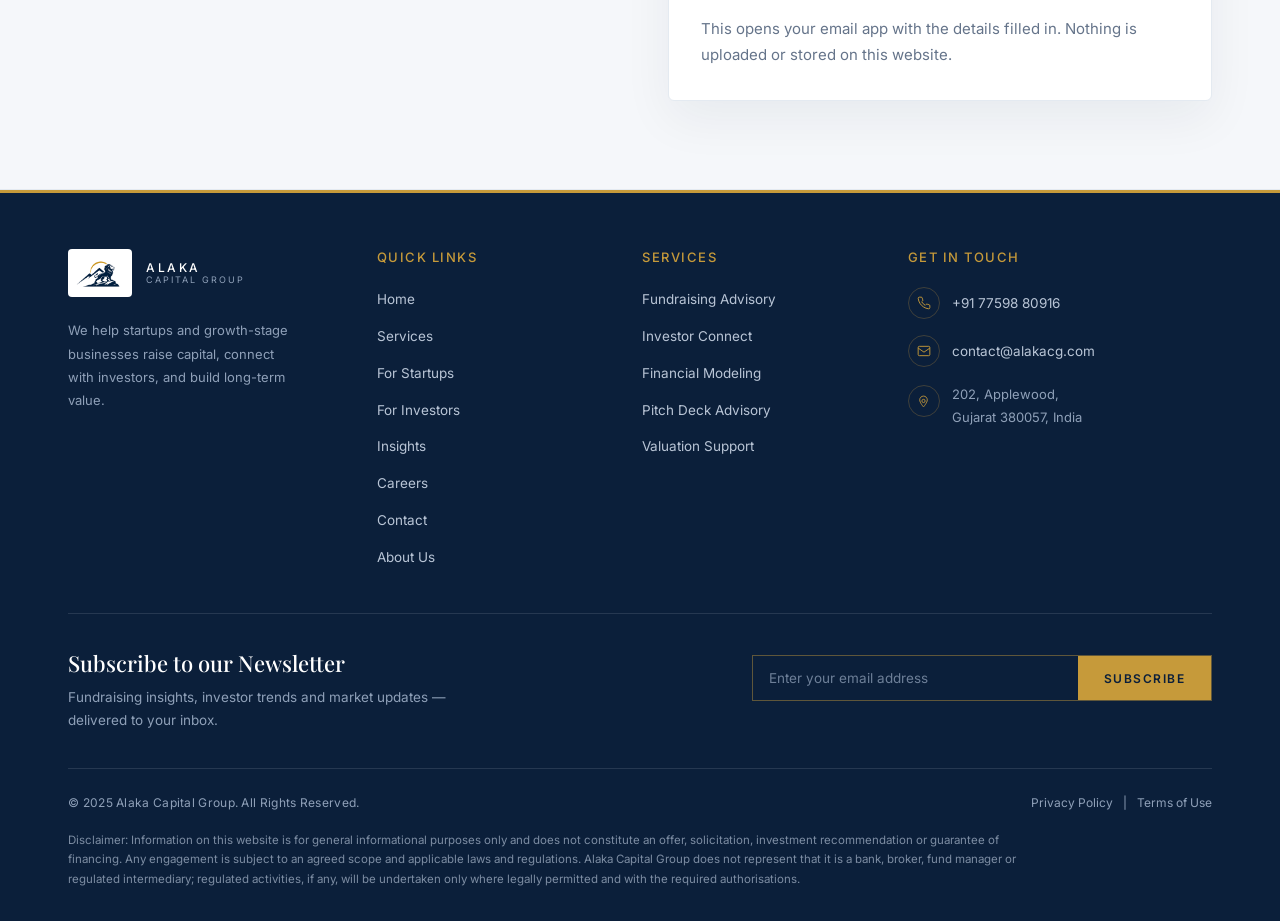
<file: careers.html>
<!DOCTYPE html>
<html lang="en">
<head>
<meta charset="UTF-8">
<meta name="viewport" content="width=device-width, initial-scale=1.0">
<meta name="description" content="Careers at Alaka Capital Group: hands-on work in financial modelling, valuation and fundraising preparation with an emerging advisory firm.">
<title>Alaka Capital Group | Careers</title>
  <link rel="preconnect" href="https://fonts.googleapis.com">
  <link rel="preconnect" href="https://fonts.gstatic.com" crossorigin>
  <link href="https://fonts.googleapis.com/css2?family=Inter:wght@300;400;500;600;700&family=Playfair+Display:ital,wght@0,500;0,600;0,700;1,400;1,600&display=swap" rel="stylesheet">
  <link rel="icon" type="image/png" href="logo-templates/acgpng.png">
  <link rel="stylesheet" href="style.css">
<!-- Google tag (gtag.js) -->
<script async src="https://www.googletagmanager.com/gtag/js?id=G-HQRPEJ8D8S"></script>
<script>
  window.dataLayer = window.dataLayer || [];
  function gtag(){dataLayer.push(arguments);}
  gtag('js', new Date());

  gtag('config', 'G-HQRPEJ8D8S');
</script>
</head>
<body>

<nav>
  <a href="index.html" class="nav-logo">
    <div class="logo-icon">
      <img src="logo-templates/acgpng.png" alt="Alaka Logo">
    </div>
    <div class="logo-text">
      <div class="top">Alaka</div>
      <div class="sub">Capital Group</div>
    </div>
  </a>
  <div class="nav-links" id="nav-links">
    <a href="index.html">Home</a>
    <a href="services.html">Services</a>
    <a href="startups.html">For Startups</a>
    <a href="investors.html">For Investors</a>
    <a href="insights.html">Insights</a>
    <a href="contact.html">Contact Us</a>
    <a href="about.html">About Us</a>
  </div>
  <div class="nav-actions">
    <button class="nav-toggle" aria-label="Menu" aria-expanded="false" aria-controls="nav-links">
      <span></span>
      <span></span>
      <span></span>
    </button>
  </div>
</nav>

<main>
<section class="acg-hero">
  <div class="acg-wrap acg-hero-grid">
    <div>
      <div class="acg-crumb">HOME › CAREERS</div>
      <span class="acg-eyebrow">Careers at ACG</span>
      <h1>Learn Finance by <span>Doing the Work.</span></h1>
      <p>We are an emerging advisory firm that welcomes curious, careful people seeking hands-on exposure to fundraising, valuation and financial analysis.</p>
      <a class="acg-btn" href="#apply">Introduce Yourself →</a>
    </div>
    <div class="acg-hero-art"><div><small>WORK WITH ACG</small><strong>Learn.<br>Build.<br>Contribute.</strong></div></div>
  </div>
</section>

<section class="acg-section">
  <div class="acg-wrap">
    <div class="acg-head"><span class="acg-eyebrow">Why ACG</span>
      <h2>A Small Team With Room to Grow</h2>
      <p>Being early in our journey means less hierarchy, closer contact with live work and a genuine say in how the firm develops.</p></div>
    <div class="acg-grid four">
      <article class="acg-card"><span class="acg-tag">01 / Practice</span><h3>Hands-On From the Start</h3><p>Work on real models, analysis and investor materials instead of observing from the sidelines.</p></article>
      <article class="acg-card"><span class="acg-tag">02 / Skills</span><h3>Practical Finance Skills</h3><p>Build fluency in financial modelling, valuation methods and clear financial writing.</p></article>
      <article class="acg-card"><span class="acg-tag">03 / Access</span><h3>Close to Leadership</h3><p>Small teams mean direct feedback and a clear view of how mandates are scoped and delivered.</p></article>
      <article class="acg-card"><span class="acg-tag">04 / Ownership</span><h3>Room to Contribute</h3><p>Help shape our processes, research and service lines as the firm takes shape.</p></article>
    </div>
  </div>
</section>

<section class="acg-section alt">
  <div class="acg-wrap">
    <div class="acg-head"><span class="acg-eyebrow">Areas of Interest</span>
      <h2>Where You Could Contribute</h2>
      <p>These are areas where we expect to need support. They are not fixed vacancies.</p></div>
    <div class="acg-grid">
      <article class="acg-card"><span class="acg-tag">01 / Models</span><h3>Financial Modelling &amp; Valuation</h3><p>Projections, scenario analysis and valuation workings in Excel, aligned with Indian reporting conventions.</p></article>
      <article class="acg-card"><span class="acg-tag">02 / Fundraising</span><h3>Fundraising Preparation</h3><p>Funding-route research, readiness reviews and supporting analysis for founders preparing a raise.</p></article>
      <article class="acg-card"><span class="acg-tag">03 / Story</span><h3>Pitch &amp; Investor Materials</h3><p>Turning business and financial information into crisp decks, teasers and discussion documents.</p></article>
      <article class="acg-card"><span class="acg-tag">04 / Research</span><h3>Market &amp; Sector Research</h3><p>Structured work on sectors, business models, comparable companies and funding trends.</p></article>
      <article class="acg-card"><span class="acg-tag">05 / Content</span><h3>Insights &amp; Content</h3><p>Writing and designing educational finance content, from articles to LinkedIn carousels.</p></article>
      <article class="acg-card"><span class="acg-tag">06 / Outreach</span><h3>Relationships &amp; Outreach</h3><p>Supporting how ACG engages founders, investors and ecosystem partners, within agreed boundaries.</p></article>
    </div>
  </div>
</section>

<section class="acg-section">
  <div class="acg-wrap acg-two-col">
    <div>
      <span class="acg-eyebrow">What We Look For</span>
      <h2>Care, Curiosity and Clear Communication</h2>
      <ul class="acg-list">
        <li>Genuine interest in finance, fundraising or valuation</li>
        <li>Accuracy and attention to detail when working with numbers</li>
        <li>Comfort with Excel and financial statements, or a strong drive to learn</li>
        <li>Clear written and spoken communication</li>
        <li>Respect for confidentiality and professional standards</li>
      </ul>
    </div>
    <div class="acg-panel">
      <span class="acg-eyebrow">Open Roles</span>
      <h3>None listed right now.</h3>
      <p>We do not currently advertise fixed vacancies. If your interests match the areas above, send a short introduction and we will keep it on file as the team grows.</p>
      <h4>Ways to work with us</h4>
      <ul class="acg-list">
        <li>Internships</li>
        <li>Part-time or project-based work</li>
        <li>Full-time roles, as they open</li>
      </ul>
      <p class="acg-note">Duration, responsibilities and any compensation are agreed individually in writing. This page is not an offer of employment.</p>
    </div>
  </div>
</section>

<section class="acg-section alt" id="apply">
  <div class="acg-wrap acg-two-col">
    <div>
      <span class="acg-eyebrow">Apply</span>
      <h2>Introduce Yourself</h2>
      <p>Tell us what you are working on, what you hope to learn and where you could help. Attach your CV or portfolio link once your email app opens.</p>
      <div class="acg-detail"><b>Email</b><a href="mailto:contact@alakacg.com">contact@alakacg.com</a></div>
      <div class="acg-detail"><b>Please avoid sending</b>ID numbers, bank details or other sensitive personal documents.</div>
    </div>
    <form class="acg-form" id="careerForm">
      <div class="acg-form-grid">
        <div class="acg-field"><label for="cName">Full name *</label><input id="cName" name="name" required placeholder="Your name"></div>
        <div class="acg-field"><label for="cEmail">Email address *</label><input id="cEmail" name="email" type="email" required placeholder="you@example.com"></div>
        <div class="acg-field"><label for="cArea">Area of interest *</label><select id="cArea" name="area" required><option value="">Select an option</option><option>Financial Modelling &amp; Valuation</option><option>Fundraising Preparation</option><option>Pitch &amp; Investor Materials</option><option>Market &amp; Sector Research</option><option>Insights &amp; Content</option><option>Relationships &amp; Outreach</option><option>Other</option></select></div>
        <div class="acg-field"><label for="cArrangement">Arrangement *</label><select id="cArrangement" name="arrangement" required><option value="">Select an option</option><option>Internship</option><option>Part-time / project-based</option><option>Full-time</option><option>Not sure yet</option></select></div>
        <div class="acg-field full"><label for="cLink">LinkedIn or portfolio link</label><input id="cLink" name="link" type="url" placeholder="https://"></div>
        <div class="acg-field full"><label for="cMessage">About you *</label><textarea id="cMessage" name="message" required placeholder="Your background, what you would like to learn and how you could contribute…"></textarea></div>
        <div class="acg-field full">
          <button class="acg-btn" type="submit" style="margin-top:0;">Prepare Email Introduction →</button>
          <p class="acg-note">This opens your email app with the details filled in. Nothing is uploaded or stored on this website.</p>
        </div>
      </div>
    </form>
  </div>
</section>
</main>

<!-- FOOTER -->
<footer style="background:#0B1F3A;border-top:1px solid rgba(228,234,241,0.12);">
  <div class="footer-wrap" style="max-width:1240px;margin:0 auto;padding:56px 48px 32px;">

    <!-- Top Row -->
    <div class="footer-top-grid" style="display:grid;grid-template-columns:1.2fr 1fr 1fr 1.4fr;gap:48px;padding-bottom:44px;border-bottom:1px solid rgba(228,234,241,0.12);">

      <!-- Brand -->
      <div>
        <div style="display:flex;align-items:center;gap:14px;margin-bottom:22px;">
          <span style="display:flex;align-items:center;justify-content:center;flex-shrink:0;width:64px;height:48px;background:#FFFFFF;border-radius:4px;padding:4px;"><img src="logo-templates/acgpng.png" alt="Alaka Capital Group logo" style="width:100%;height:100%;object-fit:contain;"></span>
          <div style="display:flex;flex-direction:column;line-height:1.2;">
            <b style="font-family:'Inter',sans-serif;font-size:12px;font-weight:500;letter-spacing:2.5px;color:#FFFFFF;">ALAKA</b>
            <span style="font-size:9px;letter-spacing:2px;color:#8FA0B8;">CAPITAL GROUP</span>
          </div>
        </div>
        <p style="font-size:13px;line-height:1.8;color:#8FA0B8;max-width:220px;">We help startups and growth-stage businesses raise capital, connect with investors, and build long-term value.</p>
      </div>

      <!-- Quick Links -->
      <div>
        <h4 style="font-family:'Inter',sans-serif;font-size:13px;letter-spacing:1.5px;color:#C69A3A;font-weight:500;text-transform:uppercase;margin-bottom:22px;">Quick Links</h4>
        <ul style="list-style:none;display:flex;flex-direction:column;gap:12px;">
          <li><a href="index.html" style="font-size:13.5px;color:#B9C5D6;text-decoration:none;transition:color .2s;" onmouseover="this.style.color='#C69A3A'" onmouseout="this.style.color='#B9C5D6'">Home</a></li>
          <li><a href="services.html" style="font-size:13.5px;color:#B9C5D6;text-decoration:none;" onmouseover="this.style.color='#C69A3A'" onmouseout="this.style.color='#B9C5D6'">Services</a></li>
          <li><a href="startups.html" style="font-size:13.5px;color:#B9C5D6;text-decoration:none;" onmouseover="this.style.color='#C69A3A'" onmouseout="this.style.color='#B9C5D6'">For Startups</a></li>
          <li><a href="investors.html" style="font-size:13.5px;color:#B9C5D6;text-decoration:none;" onmouseover="this.style.color='#C69A3A'" onmouseout="this.style.color='#B9C5D6'">For Investors</a></li>
          <li><a href="insights.html" style="font-size:13.5px;color:#B9C5D6;text-decoration:none;" onmouseover="this.style.color='#C69A3A'" onmouseout="this.style.color='#B9C5D6'">Insights</a></li>
          <li><a href="careers.html" style="font-size:13.5px;color:#B9C5D6;text-decoration:none;" onmouseover="this.style.color='#C69A3A'" onmouseout="this.style.color='#B9C5D6'">Careers</a></li>
          <li><a href="contact.html" style="font-size:13.5px;color:#B9C5D6;text-decoration:none;" onmouseover="this.style.color='#C69A3A'" onmouseout="this.style.color='#B9C5D6'">Contact</a></li>
          <li><a href="about.html" style="font-size:13.5px;color:#B9C5D6;text-decoration:none;" onmouseover="this.style.color='#C69A3A'" onmouseout="this.style.color='#B9C5D6'">About Us</a></li>
        </ul>
      </div>

      <!-- Services -->
      <div>
        <h4 style="font-family:'Inter',sans-serif;font-size:13px;letter-spacing:1.5px;color:#C69A3A;font-weight:500;text-transform:uppercase;margin-bottom:22px;">Services</h4>
        <ul style="list-style:none;display:flex;flex-direction:column;gap:12px;">
          <li><a href="services.html" style="font-size:13.5px;color:#B9C5D6;text-decoration:none;" onmouseover="this.style.color='#C69A3A'" onmouseout="this.style.color='#B9C5D6'">Fundraising Advisory</a></li>
          <li><a href="services.html" style="font-size:13.5px;color:#B9C5D6;text-decoration:none;" onmouseover="this.style.color='#C69A3A'" onmouseout="this.style.color='#B9C5D6'">Investor Connect</a></li>
          <li><a href="services.html" style="font-size:13.5px;color:#B9C5D6;text-decoration:none;" onmouseover="this.style.color='#C69A3A'" onmouseout="this.style.color='#B9C5D6'">Financial Modeling</a></li>
          <li><a href="services.html" style="font-size:13.5px;color:#B9C5D6;text-decoration:none;" onmouseover="this.style.color='#C69A3A'" onmouseout="this.style.color='#B9C5D6'">Pitch Deck Advisory</a></li>
          <li><a href="services.html" style="font-size:13.5px;color:#B9C5D6;text-decoration:none;" onmouseover="this.style.color='#C69A3A'" onmouseout="this.style.color='#B9C5D6'">Valuation Support</a></li>
        </ul>
      </div>

      <!-- Get in Touch -->
      <div>
        <h4 style="font-family:'Inter',sans-serif;font-size:13px;letter-spacing:1.5px;color:#C69A3A;font-weight:500;text-transform:uppercase;margin-bottom:22px;">Get in Touch</h4>
        <div style="display:flex;flex-direction:column;gap:16px;">
          <!-- Phone -->
          <div style="display:flex;align-items:center;gap:12px;">
            <span style="width:32px;height:32px;border-radius:50%;border:1px solid rgba(214,161,60,0.25);display:flex;align-items:center;justify-content:center;flex-shrink:0;">
              <svg width="14" height="14" viewBox="0 0 24 24" fill="none" stroke="#C69A3A" stroke-width="1.6"><path d="M22 16.9v3a2 2 0 01-2.2 2 19.8 19.8 0 01-8.6-3.1 19.5 19.5 0 01-6-6 19.8 19.8 0 01-3.1-8.7A2 2 0 014.1 2h3a2 2 0 012 1.7c.1 1 .4 2 .7 2.9a2 2 0 01-.4 2.1L8.1 9.9a16 16 0 006 6l1.3-1.3a2 2 0 012.1-.5c.9.3 1.9.6 2.9.7a2 2 0 011.6 2.1z"/></svg>
            </span>
            <a href="tel:+917759880916" style="font-size:13.5px;color:#B9C5D6;text-decoration:none;" onmouseover="this.style.color='#C69A3A'" onmouseout="this.style.color='#B9C5D6'">+91 77598 80916</a>
          </div>
          <!-- Email -->
          <div style="display:flex;align-items:center;gap:12px;">
            <span style="width:32px;height:32px;border-radius:50%;border:1px solid rgba(214,161,60,0.25);display:flex;align-items:center;justify-content:center;flex-shrink:0;">
              <svg width="14" height="14" viewBox="0 0 24 24" fill="none" stroke="#C69A3A" stroke-width="1.6"><rect x="2" y="4" width="20" height="16" rx="2"/><path d="M2 7l10 7 10-7"/></svg>
            </span>
            <a href="mailto:contact@alakacg.com" style="font-size:13.5px;color:#B9C5D6;text-decoration:none;" onmouseover="this.style.color='#C69A3A'" onmouseout="this.style.color='#B9C5D6'">contact@alakacg.com</a>
          </div>
          <!-- Address -->
          <div style="display:flex;align-items:flex-start;gap:12px;">
            <span style="width:32px;height:32px;border-radius:50%;border:1px solid rgba(214,161,60,0.25);display:flex;align-items:center;justify-content:center;flex-shrink:0;margin-top:2px;">
              <svg width="13" height="13" viewBox="0 0 24 24" fill="none" stroke="#C69A3A" stroke-width="1.6"><circle cx="12" cy="11" r="3"/><path d="M12 2C8.1 2 5 5.1 5 9c0 5.2 7 13 7 13s7-7.8 7-13c0-3.9-3.1-7-7-7z"/></svg>
            </span>
            <p style="font-size:13px;color:#8FA0B8;line-height:1.7;margin:0;">202, Applewood,<br>Gujarat 380057, India</p>
          </div>
        </div>
      </div>
    </div>

    <!-- Newsletter -->
    <div class="footer-newsletter">
      <div class="footer-newsletter-text">
        <h4>Subscribe to our Newsletter</h4>
        <p>Fundraising insights, investor trends and market updates — delivered to your inbox.</p>
      </div>
      <form class="newsletter-form" data-endpoint="" novalidate>
        <div class="newsletter-field">
          <input type="email" name="email" placeholder="Enter your email address" aria-label="Email address" required>
          <button type="submit">Subscribe</button>
        </div>
        <p class="newsletter-status" aria-live="polite"></p>
      </form>
    </div>

    <!-- Bottom Bar -->
    <div class="footer-bottom-bar" style="display:flex;align-items:center;justify-content:space-between;padding-top:24px;flex-wrap:wrap;gap:12px;">
      <span style="font-size:12px;color:#8FA0B8;letter-spacing:0.3px;">© 2025 Alaka Capital Group. All Rights Reserved.</span>
      <div style="display:flex;align-items:center;gap:6px;">
        <a href="#" style="font-size:12px;color:#8FA0B8;text-decoration:none;" onmouseover="this.style.color='#C69A3A'" onmouseout="this.style.color='#8FA0B8'">Privacy Policy</a>
        <span style="color:#8FA0B8;font-size:12px;padding:0 4px;">|</span>
        <a href="#" style="font-size:12px;color:#8FA0B8;text-decoration:none;" onmouseover="this.style.color='#C69A3A'" onmouseout="this.style.color='#8FA0B8'">Terms of Use</a>
      </div>
    </div>
    <p class="footer-disclaimer">Disclaimer: Information on this website is for general informational purposes only and does not constitute an offer, solicitation, investment recommendation or guarantee of financing. Any engagement is subject to an agreed scope and applicable laws and regulations. Alaka Capital Group does not represent that it is a bank, broker, fund manager or regulated intermediary; regulated activities, if any, will be undertaken only where legally permitted and with the required authorisations.</p>
  </div>
</footer>

<script>
  const siteNav = document.querySelector('nav');
  const navToggle = document.querySelector('.nav-toggle');
  const navLinks = document.querySelector('.nav-links');
  let lockedScrollY = 0;

  function openNav() {
    lockedScrollY = window.scrollY;
    navLinks.classList.add('nav-open');
    navToggle.classList.add('active');
    navToggle.setAttribute('aria-expanded', 'true');
    document.body.style.top = `-${lockedScrollY}px`;
    document.body.classList.add('nav-lock');
  }

  function closeNav() {
    navLinks.classList.remove('nav-open');
    navToggle.classList.remove('active');
    navToggle.setAttribute('aria-expanded', 'false');
    document.body.classList.remove('nav-lock');
    document.body.style.top = '';
    window.scrollTo(0, lockedScrollY);
  }

  navToggle.addEventListener('click', () => {
    if (navLinks.classList.contains('nav-open')) {
      closeNav();
    } else {
      openNav();
    }
  });

  document.querySelectorAll('.nav-links a').forEach(link => {
    link.addEventListener('click', closeNav);
  });

  document.addEventListener('keydown', (e) => {
    if (e.key === 'Escape') closeNav();
  });

  window.addEventListener('scroll', () => {
    siteNav.classList.toggle('scrolled', window.scrollY > 10);
  }, { passive: true });
</script>
  <script src="newsletter.js"></script>
<script>
  (function () {
    const form = document.getElementById('careerForm');
    form.addEventListener('submit', (e) => {
      e.preventDefault();
      const d = new FormData(form);
      const subject = encodeURIComponent('Careers introduction - ' + d.get('area'));
      const body = encodeURIComponent(
        'Name: ' + d.get('name') + '\nEmail: ' + d.get('email') +
        '\nArea of interest: ' + d.get('area') + '\nArrangement: ' + d.get('arrangement') +
        '\nLink: ' + (d.get('link') || 'Not provided') + '\n\nAbout me:\n' + d.get('message'));
      window.location.href = 'mailto:contact@alakacg.com?subject=' + subject + '&body=' + body;
    });
  })();
</script>
</body>
</html>
</file>
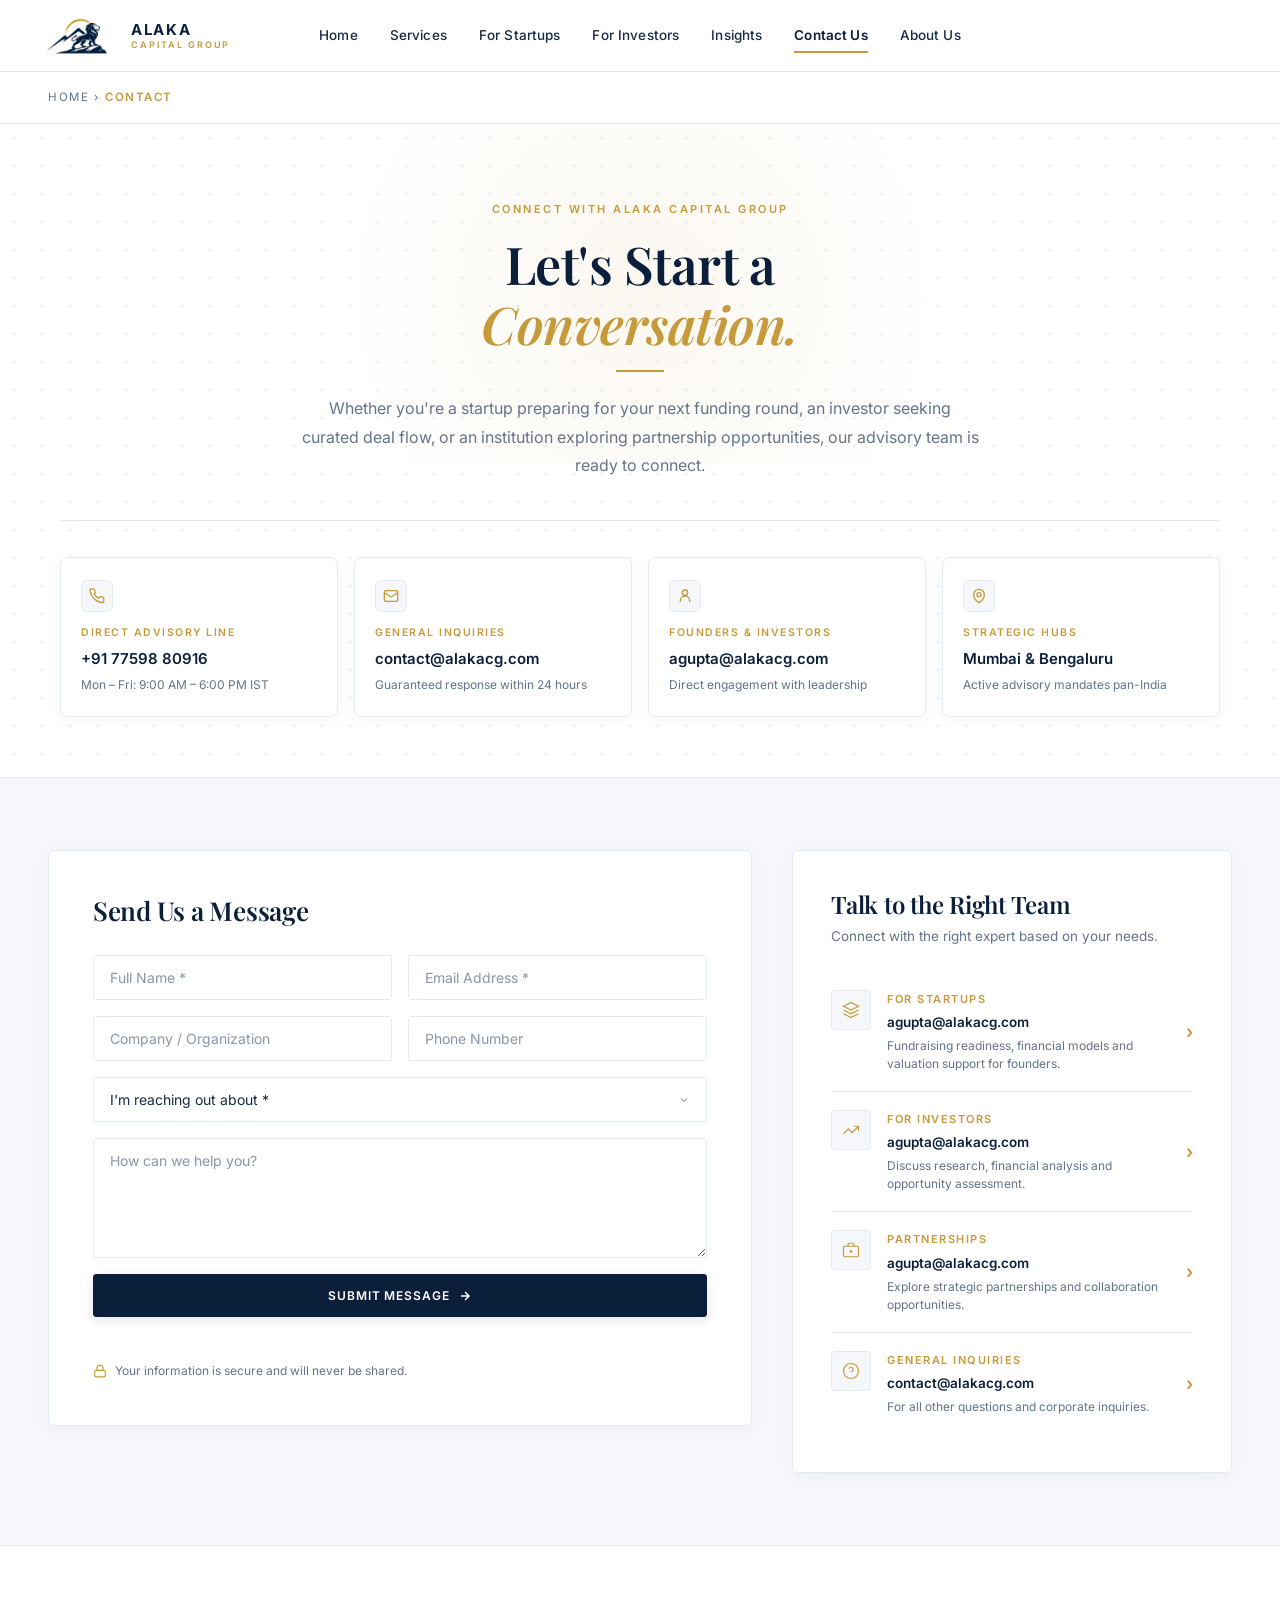
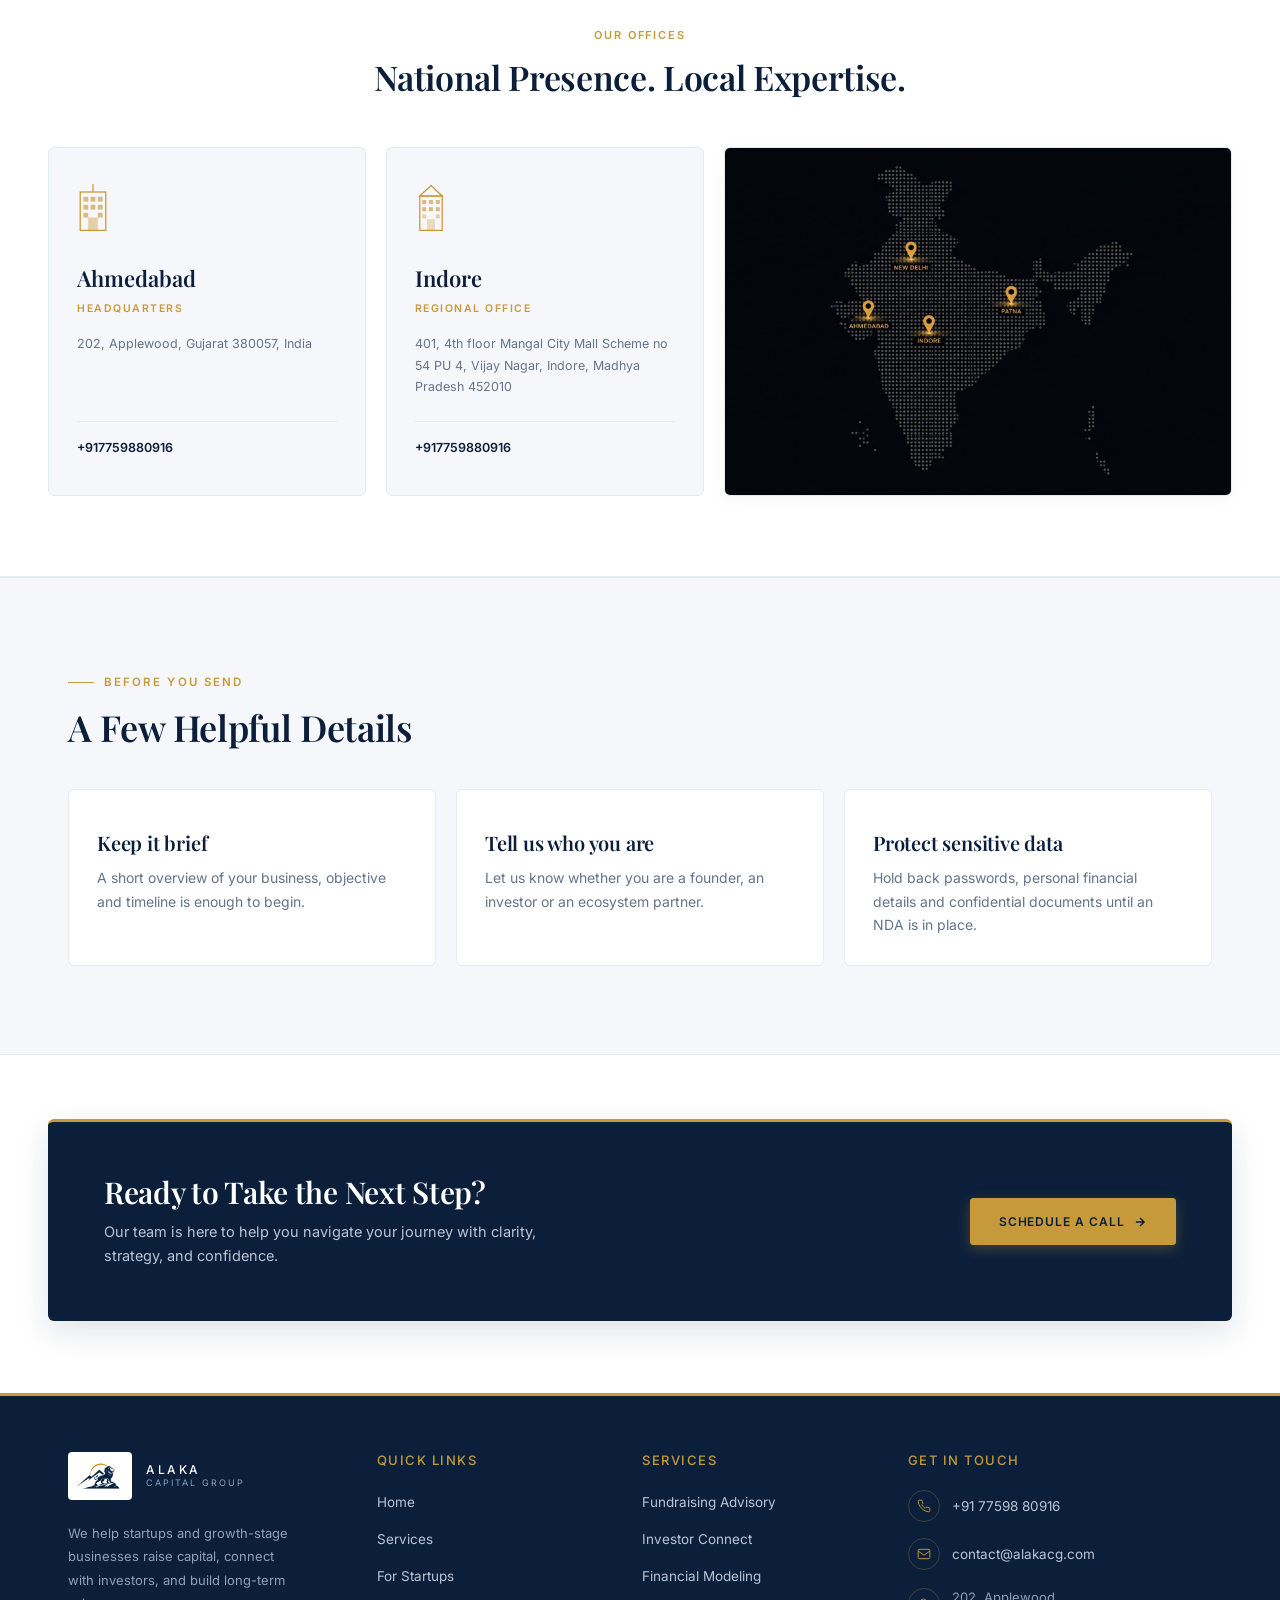
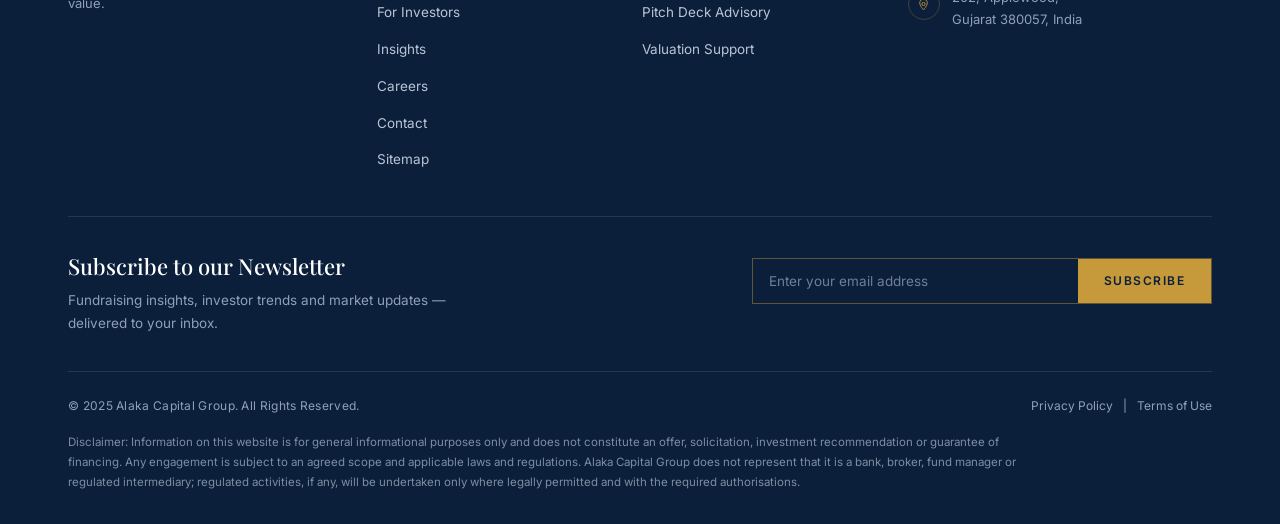
<file: contact.html>
<!DOCTYPE html>
<html lang="en">
<head>
<meta charset="UTF-8">
<meta name="viewport" content="width=device-width, initial-scale=1.0">
<meta name="description" content="Contact Alaka Capital Group about fundraising, capital strategy, investor enquiries or collaboration.">
<title>Contact – Alaka Capital Group</title>
  <link rel="preconnect" href="https://fonts.googleapis.com">
  <link rel="preconnect" href="https://fonts.gstatic.com" crossorigin>
  <link href="https://fonts.googleapis.com/css2?family=Inter:wght@300;400;500;600;700&family=Playfair+Display:ital,wght@0,500;0,600;0,700;1,400;1,600&display=swap" rel="stylesheet">
  <link rel="icon" type="image/png" href="logo-templates/acgpng.png">
  <link rel="stylesheet" href="style.css">
<style>
  :root {
    --bg-main: #FFFFFF;
    --bg-secondary: #F5F7FA;
    --navy-primary: #0B1F3A;
    --navy-corporate: #173F6B;
    --gold-premium: #C69A3A;
    --text-main: #172B45;
    --text-secondary: #65748A;
    --border-color: #E4EAF1;
  }

  *, *::before, *::after { box-sizing: border-box; margin: 0; padding: 0; }
  html { scroll-behavior: smooth; }

  body {
    background: #FFFFFF;
    color: var(--text-main);
    font-family: var(--font-body);
    font-size: 15px;
    -webkit-font-smoothing: antialiased;
  }

  /* BREADCRUMB */
  .breadcrumb {
    padding: 16px 48px;
    font-size: 11.5px;
    letter-spacing: 1.5px;
    text-transform: uppercase;
    color: var(--text-secondary);
    background: #FFFFFF;
    border-bottom: 1px solid var(--border-color);
  }

  .breadcrumb a { color: var(--text-secondary); text-decoration: none; }
  .breadcrumb a:hover { color: var(--navy-primary); }
  .breadcrumb span { color: var(--gold-premium); margin-left: 6px; font-weight: 600; }

  /* HERO - UNIFIED INSTITUTIONAL LAYOUT (NO EMPTY SPACE) */
  .hero {
    padding: 72px 24px 60px;
    background: #FFFFFF;
    background-image: radial-gradient(#E4EAF1 1.2px, transparent 1.2px);
    background-size: 28px 28px;
    border-bottom: 1px solid var(--border-color);
    position: relative;
    overflow: hidden;
  }

  .hero::before {
    content: '';
    position: absolute;
    top: 0;
    left: 50%;
    transform: translateX(-50%);
    width: 800px;
    height: 340px;
    background: radial-gradient(circle, rgba(198, 154, 58, 0.08) 0%, transparent 70%);
    pointer-events: none;
  }

  .hero-container {
    max-width: 1160px;
    margin: 0 auto;
    text-align: center;
    position: relative;
    z-index: 2;
  }

  .hero-eyebrow {
    font-size: 11px;
    font-weight: 600;
    letter-spacing: 2.5px;
    text-transform: uppercase;
    color: var(--gold-premium);
    margin-bottom: 16px;
    display: inline-flex;
    align-items: center;
    gap: 8px;
  }

  .hero-container h1 {
    font-family: var(--font-heading);
    font-size: clamp(34px, 4.5vw, 52px);
    font-weight: 600;
    line-height: 1.15;
    color: var(--navy-primary);
    margin: 0 auto 16px;
    max-width: 820px;
  }

  .hero-container h1 span {
    color: var(--gold-premium);
    font-style: italic;
  }

  .gold-rule-center {
    width: 48px;
    height: 2px;
    background: var(--gold-premium);
    margin: 0 auto 22px;
  }

  .hero-desc {
    color: var(--text-secondary);
    font-size: 16px;
    max-width: 680px;
    line-height: 1.8;
    margin: 0 auto 40px;
  }

  .contact-channels-grid {
    display: grid;
    grid-template-columns: repeat(4, 1fr);
    gap: 16px;
    text-align: left;
    padding-top: 36px;
    border-top: 1px solid var(--border-color);
  }

  .channel-card {
    background: #FFFFFF;
    border: 1px solid var(--border-color);
    border-radius: 8px;
    padding: 22px 20px;
    box-shadow: 0 4px 16px rgba(11, 31, 58, 0.04);
    transition: transform 0.2s, box-shadow 0.2s, border-color 0.2s;
    display: flex;
    flex-direction: column;
    gap: 8px;
  }

  .channel-card:hover {
    transform: translateY(-3px);
    border-color: var(--gold-premium);
    box-shadow: 0 8px 24px rgba(198, 154, 58, 0.12);
  }

  .channel-icon {
    width: 32px;
    height: 32px;
    border-radius: 6px;
    background: var(--bg-secondary);
    border: 1px solid var(--border-color);
    display: flex;
    align-items: center;
    justify-content: center;
    color: var(--gold-premium);
    margin-bottom: 4px;
  }

  .channel-icon svg {
    width: 16px;
    height: 16px;
    stroke: currentColor;
    fill: none;
    stroke-width: 2;
  }

  .channel-label {
    font-size: 10.5px;
    letter-spacing: 1.5px;
    text-transform: uppercase;
    color: var(--gold-premium);
    font-weight: 600;
  }

  .channel-value {
    font-size: 15px;
    color: var(--navy-primary);
    font-weight: 600;
    line-height: 1.3;
  }

  .channel-value a {
    color: inherit;
    text-decoration: none;
    transition: color 0.2s;
  }

  .channel-value a:hover {
    color: var(--gold-premium);
  }

  .channel-sub {
    font-size: 12px;
    color: var(--text-secondary);
    line-height: 1.4;
    margin: 0;
  }

  /* MAIN CONTENT GRID */
  .main-section {
    padding: 72px 48px;
    display: grid;
    grid-template-columns: 1fr 440px;
    gap: 40px;
    align-items: start;
    background: var(--bg-secondary);
    border-bottom: 1px solid var(--border-color);
  }

  /* FORM */
  .form-card {
    background: #FFFFFF;
    border: 1px solid var(--border-color);
    border-radius: 6px;
    padding: 44px;
    box-shadow: 0 4px 20px rgba(11, 31, 58, 0.04);
  }

  .form-card h2 {
    font-family: var(--font-heading);
    font-size: 26px;
    font-weight: 600;
    color: var(--navy-primary);
    margin-bottom: 28px;
  }

  .form-row {
    display: grid;
    grid-template-columns: 1fr 1fr;
    gap: 16px;
    margin-bottom: 16px;
  }

  .form-field {
    display: flex;
    flex-direction: column;
    margin-bottom: 16px;
  }

  input, select, textarea {
    background: #FFFFFF;
    border: 1.5px solid var(--border-color);
    color: var(--text-main);
    padding: 13px 16px;
    font-size: 14px;
    font-family: var(--font-body);
    border-radius: 3px;
    outline: none;
    transition: border-color 0.2s, box-shadow 0.2s;
    width: 100%;
    appearance: none;
  }

  input::placeholder, textarea::placeholder {
    color: var(--text-secondary);
    opacity: 0.75;
  }

  input:focus, select:focus, textarea:focus {
    border-color: var(--gold-premium);
    box-shadow: 0 0 0 3px rgba(198, 154, 58, 0.15);
  }

  select {
    cursor: pointer;
    background-image: url("data:image/svg+xml,%3Csvg xmlns='http://www.w3.org/2000/svg' width='12' height='12' viewBox='0 0 24 24' fill='none' stroke='%2365748A' stroke-width='2'%3E%3Cpath d='m6 9 l6 6 6-6'/%3E%3C/svg%3E");
    background-repeat: no-repeat;
    background-position: right 16px center;
    padding-right: 40px;
  }

  textarea {
    resize: vertical;
    min-height: 120px;
  }

  .form-security {
    display: flex;
    align-items: center;
    gap: 8px;
    margin-top: 18px;
  }

  .form-security svg { width: 14px; height: 14px; stroke: var(--gold-premium); fill: none; stroke-width: 2; flex-shrink: 0; }
  .form-security span { font-size: 12px; color: var(--text-secondary); }

  /* TEAM CARD */
  .team-card {
    background: #FFFFFF;
    border: 1px solid var(--border-color);
    border-radius: 6px;
    padding: 38px;
    box-shadow: 0 4px 20px rgba(11, 31, 58, 0.04);
  }

  .team-card h2 {
    font-family: var(--font-heading);
    font-size: 24px;
    font-weight: 600;
    color: var(--navy-primary);
    margin-bottom: 6px;
  }

  .team-card p.sub {
    font-size: 13.5px;
    color: var(--text-secondary);
    margin-bottom: 24px;
  }

  .team-item {
    display: flex;
    align-items: flex-start;
    gap: 16px;
    padding: 18px 0;
    border-bottom: 1px solid var(--border-color);
    transition: background 0.15s;
    position: relative;
  }

  .team-item:last-child { border-bottom: none; }

  .team-icon {
    width: 40px;
    height: 40px;
    border: 1px solid var(--border-color);
    background: var(--bg-secondary);
    border-radius: 4px;
    display: flex;
    align-items: center;
    justify-content: center;
    flex-shrink: 0;
  }

  .team-icon svg { width: 18px; height: 18px; stroke: var(--gold-premium); fill: none; stroke-width: 1.6; }

  .team-info { flex: 1; }

  .team-label {
    font-size: 11px;
    letter-spacing: 1.5px;
    text-transform: uppercase;
    color: var(--gold-premium);
    font-weight: 600;
    margin-bottom: 3px;
  }

  .team-email {
    font-size: 13.5px;
    color: var(--navy-primary);
    font-weight: 600;
    margin-bottom: 4px;
  }

  .team-desc {
    font-size: 12px;
    color: var(--text-secondary);
    line-height: 1.5;
  }

  .team-arrow {
    color: var(--gold-premium);
    font-size: 18px;
    align-self: center;
    font-weight: 600;
  }

  /* OFFICES */
  .offices-section {
    padding: 80px 48px;
    background: #FFFFFF;
    border-bottom: 1px solid var(--border-color);
  }

  .offices-eyebrow {
    text-align: center;
    justify-content: center;
    margin-bottom: 12px;
  }

  .offices-section h2 {
    font-family: var(--font-heading);
    font-size: 34px;
    font-weight: 600;
    text-align: center;
    color: var(--navy-primary);
    margin-bottom: 48px;
  }

  .offices-grid {
    display: grid;
    grid-template-columns: 1fr 1fr 1.6fr;
    gap: 20px;
    max-width: 1240px;
    margin: 0 auto;
  }

  .office-card {
    background: var(--bg-secondary);
    border: 1px solid var(--border-color);
    border-radius: 6px;
    padding: 36px 28px;
    display: flex;
    flex-direction: column;
    align-items: flex-start;
    transition: all 0.25s ease;
  }

  .office-card:hover {
    background: #FFFFFF;
    border-color: var(--gold-premium);
    box-shadow: 0 10px 24px rgba(11, 31, 58, 0.06);
    transform: translateY(-3px);
  }

  .office-icon {
    color: var(--gold-premium);
    margin-bottom: 20px;
  }

  .office-icon svg { width: 32px; height: 48px; }

  .office-city {
    font-family: var(--font-heading);
    font-size: 22px;
    font-weight: 600;
    color: var(--navy-primary);
    margin-bottom: 4px;
  }

  .office-type {
    font-size: 10.5px;
    letter-spacing: 1.5px;
    text-transform: uppercase;
    color: var(--gold-premium);
    font-weight: 600;
    margin-bottom: 16px;
  }

  .office-address {
    font-size: 12.5px;
    color: var(--text-secondary);
    line-height: 1.7;
    margin-bottom: 24px;
    flex-grow: 1;
  }

  .office-phone {
    font-size: 12.5px;
    color: var(--navy-primary);
    font-weight: 600;
    border-top: 1px solid var(--border-color);
    padding-top: 16px;
    width: 100%;
  }

  .office-map {
    border: 1px solid var(--border-color);
    border-radius: 6px;
    overflow: hidden;
    position: relative;
    min-height: 240px;
    box-shadow: 0 4px 16px rgba(11, 31, 58, 0.04);
  }

  /* CTA BANNER (Selective Navy Background) */
  .cta-banner {
    margin: 64px 48px 72px;
    background: var(--navy-primary);
    border-top: 3px solid var(--gold-premium);
    border-radius: 6px;
    padding: 52px 56px;
    display: flex;
    align-items: center;
    justify-content: space-between;
    position: relative;
    overflow: hidden;
    color: #FFFFFF;
    box-shadow: 0 12px 32px rgba(11, 31, 58, 0.12);
  }

  .cta-banner h2 {
    font-family: var(--font-heading);
    font-size: 30px;
    font-weight: 600;
    color: #FFFFFF;
    margin-bottom: 8px;
  }

  .cta-banner p {
    font-size: 14.5px;
    color: #B9C5D6;
    max-width: 440px;
    line-height: 1.7;
  }

  .cta-banner .btn-gold {
    background: var(--gold-premium) !important;
    color: var(--navy-primary) !important;
    border-color: var(--gold-premium) !important;
    box-shadow: 0 4px 14px rgba(198, 154, 58, 0.3) !important;
  }

  .cta-banner .btn-gold:hover {
    background: var(--gold-hover) !important;
    border-color: var(--gold-hover) !important;
    color: #FFFFFF !important;
  }

  /* MOBILE RESPONSIVE */
  @media (max-width: 980px) {
    .offices-grid {
      grid-template-columns: 1fr 1fr;
    }
  }

  @media (max-width: 900px) {
    .breadcrumb { padding: 16px 20px; }
    .hero { padding: 56px 20px 40px; }
    .contact-channels-grid { grid-template-columns: repeat(2, 1fr); gap: 14px; }

    .main-section {
      grid-template-columns: 1fr;
      padding: 48px 20px;
      gap: 32px;
    }

    .form-card { padding: 32px 24px; }
    .form-row { grid-template-columns: 1fr; }
    .offices-section { padding: 56px 20px; }
    .cta-banner { margin: 40px 20px 48px; padding: 40px 28px; flex-direction: column; align-items: flex-start; gap: 24px; }
  }

  @media (max-width: 600px) {
    .hero { padding: 44px 16px 32px; }
    .hero-desc { font-size: 14.5px; margin-bottom: 28px; }
    .contact-channels-grid { grid-template-columns: 1fr; gap: 12px; padding-top: 24px; }
    .offices-grid { grid-template-columns: 1fr; }
  }
</style>
<!-- Google tag (gtag.js) -->
<script async src="https://www.googletagmanager.com/gtag/js?id=G-HQRPEJ8D8S"></script>
<script>
  window.dataLayer = window.dataLayer || [];
  function gtag(){dataLayer.push(arguments);}
  gtag('js', new Date());

  gtag('config', 'G-HQRPEJ8D8S');
</script>
</head>
<body>

<!-- NAV -->
<nav>
  <a href="index.html" class="nav-logo">
    <div class="logo-icon">
      <img src="logo-templates/acgpng.png" alt="Alaka Logo">
    </div>
    <div class="logo-text">
      <div class="top">Alaka</div>
      <div class="sub">Capital Group</div>
    </div>
  </a>
  <div class="nav-links" id="nav-links">
    <a href="index.html">Home</a>
    <a href="services.html">Services</a>
    <a href="startups.html">For Startups</a>
    <a href="investors.html">For Investors</a>
    <a href="insights.html">Insights</a>
    <a href="contact.html" class="active">Contact Us</a>
    <a href="about.html">About Us</a>
  </div>
  <div class="nav-actions">
    <button class="nav-toggle" aria-label="Menu" aria-expanded="false" aria-controls="nav-links">
      <span></span>
      <span></span>
      <span></span>
    </button>
  </div>
</nav>

<!-- BREADCRUMB -->
<div class="breadcrumb">
  <a href="index.html">Home</a> &rsaquo;<span>Contact</span>
</div>

<!-- HERO -->
<section class="hero">
  <div class="hero-container">
    <div class="hero-eyebrow">Connect With Alaka Capital Group</div>
    <h1>Let's Start a<br><span>Conversation.</span></h1>
    <div class="gold-rule-center"></div>
    <p class="hero-desc">Whether you're a startup preparing for your next funding round, an investor seeking curated deal flow, or an institution exploring partnership opportunities, our advisory team is ready to connect.</p>

    <!-- Channels Band (Zero Empty Space) -->
    <div class="contact-channels-grid">
      <div class="channel-card">
        <div class="channel-icon">
          <svg viewBox="0 0 24 24"><path d="M22 16.92v3a2 2 0 0 1-2.18 2 19.79 19.79 0 0 1-8.63-3.07A19.5 19.5 0 0 1 4.69 12 19.79 19.79 0 0 1 1.61 3.45 2 2 0 0 1 3.59 1.27h3a2 2 0 0 1 2 1.72c.127.96.361 1.903.7 2.81a2 2 0 0 1-.45 2.11L7.91 8.81a16 16 0 0 0 6.29 6.29l1.6-1.6a2 2 0 0 1 2.11-.45c.907.339 1.85.573 2.81.7A2 2 0 0 1 22 16.92z"/></svg>
        </div>
        <div class="channel-label">Direct Advisory Line</div>
        <div class="channel-value"><a href="tel:+917759880916">+91 77598 80916</a></div>
        <p class="channel-sub">Mon &ndash; Fri: 9:00 AM &ndash; 6:00 PM IST</p>
      </div>

      <div class="channel-card">
        <div class="channel-icon">
          <svg viewBox="0 0 24 24"><rect x="2" y="4" width="20" height="16" rx="2"/><path d="m22 7-8.97 5.7a1.94 1.94 0 0 1-2.06 0L2 7"/></svg>
        </div>
        <div class="channel-label">General Inquiries</div>
        <div class="channel-value"><a href="mailto:contact@alakacg.com">contact@alakacg.com</a></div>
        <p class="channel-sub">Guaranteed response within 24 hours</p>
      </div>

      <div class="channel-card">
        <div class="channel-icon">
          <svg viewBox="0 0 24 24"><circle cx="12" cy="7" r="4"/><path d="M5 21v-2a7 7 0 0 1 14 0v2"/></svg>
        </div>
        <div class="channel-label">Founders &amp; Investors</div>
        <div class="channel-value"><a href="mailto:agupta@alakacg.com">agupta@alakacg.com</a></div>
        <p class="channel-sub">Direct engagement with leadership</p>
      </div>

      <div class="channel-card">
        <div class="channel-icon">
          <svg viewBox="0 0 24 24"><path d="M12 22s-8-4.5-8-11.8A8 8 0 0 1 12 2a8 8 0 0 1 8 8.2c0 7.3-8 11.8-8 11.8z"/><circle cx="12" cy="10" r="3"/></svg>
        </div>
        <div class="channel-label">Strategic Hubs</div>
        <div class="channel-value">Mumbai &amp; Bengaluru</div>
        <p class="channel-sub">Active advisory mandates pan-India</p>
      </div>
    </div>
  </div>
</section>

<!-- FORM + TEAM -->
<section class="main-section">
  <!-- FORM -->
  <div class="form-card">
    <h2>Send Us a Message</h2>
    <form id="contactForm" action="https://docs.google.com/forms/d/e/1FAIpQLSe_4b3Tm-IzAE9lOV8yJGFpjv895ricwCLR3Unv0uWYEidr7A/formResponse">
      <div class="form-row">
        <input type="text" name="entry.916959167" placeholder="Full Name *" required>
        <input type="email" name="entry.760758933" placeholder="Email Address *" required>
      </div>
      <div class="form-row">
        <input type="text" name="entry.515407735" placeholder="Company / Organization">
        <input type="tel" name="entry.1559086790" placeholder="Phone Number">
      </div>
      <div class="form-field">
        <select name="entry.871134388" required>
          <option value="" disabled selected>I'm reaching out about *</option>
          <option value="Fundraising Advisory">Fundraising Advisory</option>
          <option value="Investor Connect">Investor Connect</option>
          <option value="Financial Modeling">Financial Modeling</option>
          <option value="Pitch Deck Advisory">Pitch Deck Advisory</option>
          <option value="Valuation Support">Valuation Support</option>
          <option value="General Inquiry">General Inquiry</option>
        </select>
      </div>
      <div class="form-field">
        <textarea name="entry.1130127289" placeholder="How can we help you?"></textarea>
      </div>
      <button type="submit" class="btn-gold" style="width:100%;justify-content:center;">
        Submit Message
        <svg width="14" height="14" viewBox="0 0 24 24" fill="none" stroke="currentColor" stroke-width="2.5"><path d="M5 12h14M12 5l7 7-7 7"/></svg>
      </button>
      <p class="form-status" aria-live="polite" style="font-size:13px;min-height:18px;margin:8px 0 0;text-align:center;"></p>
      <div class="form-security">
        <svg viewBox="0 0 24 24"><rect x="3" y="11" width="18" height="11" rx="2" ry="2"/><path d="M7 11V7a5 5 0 0 1 10 0v4"/></svg>
        <span>Your information is secure and will never be shared.</span>
      </div>
    </form>
  </div>

  <!-- TEAM -->
  <div class="team-card">
    <h2>Talk to the Right Team</h2>
    <p class="sub">Connect with the right expert based on your needs.</p>

    <div class="team-item">
      <div class="team-icon">
        <svg viewBox="0 0 24 24"><path d="M12 2L2 7l10 5 10-5-10-5z"/><path d="M2 17l10 5 10-5"/><path d="M2 12l10 5 10-5"/></svg>
      </div>
      <div class="team-info">
        <div class="team-label">For Startups</div>
        <div class="team-email"><a href="mailto:agupta@alakacg.com" style="color:inherit;text-decoration:none;">agupta@alakacg.com</a></div>
        <div class="team-desc">Fundraising readiness, financial models and valuation support for founders.</div>
      </div>
      <div class="team-arrow">›</div>
    </div>

    <div class="team-item">
      <div class="team-icon">
        <svg viewBox="0 0 24 24"><polyline points="22 7 13.5 15.5 8.5 10.5 2 17"/><polyline points="16 7 22 7 22 13"/></svg>
      </div>
      <div class="team-info">
        <div class="team-label">For Investors</div>
        <div class="team-email"><a href="mailto:agupta@alakacg.com" style="color:inherit;text-decoration:none;">agupta@alakacg.com</a></div>
        <div class="team-desc">Discuss research, financial analysis and opportunity assessment.</div>
      </div>
      <div class="team-arrow">›</div>
    </div>

    <div class="team-item">
      <div class="team-icon">
        <svg viewBox="0 0 24 24"><rect x="2" y="7" width="20" height="14" rx="2"/><path d="M16 7V5a2 2 0 0 0-2-2h-4a2 2 0 0 0-2 2v2"/><line x1="12" y1="12" x2="12" y2="16"/><line x1="10" y1="14" x2="14" y2="14"/></svg>
      </div>
      <div class="team-info">
        <div class="team-label">Partnerships</div>
        <div class="team-email"><a href="mailto:agupta@alakacg.com" style="color:inherit;text-decoration:none;">agupta@alakacg.com</a></div>
        <div class="team-desc">Explore strategic partnerships and collaboration opportunities.</div>
      </div>
      <div class="team-arrow">›</div>
    </div>

    <div class="team-item">
      <div class="team-icon">
        <svg viewBox="0 0 24 24"><circle cx="12" cy="12" r="10"/><path d="M9.09 9a3 3 0 0 1 5.83 1c0 2-3 3-3 3"/><line x1="12" y1="17" x2="12.01" y2="17"/></svg>
      </div>
      <div class="team-info">
        <div class="team-label">General Inquiries</div>
        <div class="team-email"><a href="mailto:contact@alakacg.com" style="color:inherit;text-decoration:none;">contact@alakacg.com</a></div>
        <div class="team-desc">For all other questions and corporate inquiries.</div>
      </div>
      <div class="team-arrow">›</div>
    </div>
  </div>
</section>

<!-- OFFICES -->
<section class="offices-section">
  <div class="offices-eyebrow">Our Offices</div>
  <h2>National Presence. Local Expertise.</h2>

  <div class="offices-grid">
    <div class="office-card">
      <div class="office-icon">
        <svg viewBox="0 0 40 60" xmlns="http://www.w3.org/2000/svg">
          <rect x="4" y="10" width="32" height="48" fill="none" stroke="#C9952A" stroke-width="1.5"/>
          <rect x="8" y="16" width="6" height="6" fill="#C9952A" opacity="0.6"/>
          <rect x="17" y="16" width="6" height="6" fill="#C9952A" opacity="0.6"/>
          <rect x="26" y="16" width="6" height="6" fill="#C9952A" opacity="0.6"/>
          <rect x="8" y="26" width="6" height="6" fill="#C9952A" opacity="0.6"/>
          <rect x="17" y="26" width="6" height="6" fill="#C9952A" opacity="0.6"/>
          <rect x="26" y="26" width="6" height="6" fill="#C9952A" opacity="0.6"/>
          <rect x="8" y="36" width="6" height="6" fill="#C9952A" opacity="0.6"/>
          <rect x="26" y="36" width="6" height="6" fill="#C9952A" opacity="0.6"/>
          <rect x="14" y="42" width="12" height="16" fill="#C9952A" opacity="0.4"/>
          <line x1="20" y1="0" x2="20" y2="10" stroke="#C9952A" stroke-width="1.5"/>
        </svg>
      </div>
      <div class="office-city">Ahmedabad</div>
      <div class="office-type">Headquarters</div>
      <div class="office-address">202, Applewood, Gujarat 380057, India</div>
      <div class="office-phone">+917759880916</div>
    </div>

    <div class="office-card">
      <div class="office-icon">
        <svg viewBox="0 0 40 60" xmlns="http://www.w3.org/2000/svg">
          <rect x="6" y="15" width="28" height="43" fill="none" stroke="#C9952A" stroke-width="1.5"/>
          <rect x="9" y="20" width="5" height="5" fill="#C9952A" opacity="0.6"/>
          <rect x="17.5" y="20" width="5" height="5" fill="#C9952A" opacity="0.6"/>
          <rect x="26" y="20" width="5" height="5" fill="#C9952A" opacity="0.6"/>
          <rect x="9" y="29" width="5" height="5" fill="#C9952A" opacity="0.6"/>
          <rect x="17.5" y="29" width="5" height="5" fill="#C9952A" opacity="0.6"/>
          <rect x="26" y="29" width="5" height="5" fill="#C9952A" opacity="0.6"/>
          <rect x="9" y="38" width="5" height="5" fill="#C9952A" opacity="0.4"/>
          <rect x="26" y="38" width="5" height="5" fill="#C9952A" opacity="0.4"/>
          <rect x="15" y="44" width="10" height="14" fill="#C9952A" opacity="0.3"/>
          <polygon points="6,15 20,2 34,15" fill="none" stroke="#C9952A" stroke-width="1.5"/>
        </svg>
      </div>
      <div class="office-city">Indore</div>
      <div class="office-type">Regional Office</div>
      <div class="office-address">401, 4th floor Mangal City Mall Scheme no 54 PU 4, Vijay Nagar, Indore, Madhya Pradesh 452010</div>
      <div class="office-phone">+917759880916</div>
    </div>

    <!-- Map -->
    <div class="office-map">
      <img src="logo-templates/locations.jpeg" alt="Our Locations in India" style="width:100%; height:100%; object-fit:cover;">
    </div>
  </div>
</section>

<!-- BEFORE YOU SEND -->
<section class="acg-section alt">
  <div class="acg-wrap">
    <div class="acg-head"><span class="acg-eyebrow">Before You Send</span>
      <h2>A Few Helpful Details</h2></div>
    <div class="acg-grid">
      <article class="acg-card"><h3>Keep it brief</h3><p>A short overview of your business, objective and timeline is enough to begin.</p></article>
      <article class="acg-card"><h3>Tell us who you are</h3><p>Let us know whether you are a founder, an investor or an ecosystem partner.</p></article>
      <article class="acg-card"><h3>Protect sensitive data</h3><p>Hold back passwords, personal financial details and confidential documents until an NDA is in place.</p></article>
    </div>
  </div>
</section>

<!-- CTA BANNER -->
<div class="cta-banner">
  <div>
    <h2>Ready to Take the Next Step?</h2>
    <p>Our team is here to help you navigate your journey with clarity, strategy, and confidence.</p>
  </div>
  <a href="https://forms.gle/SG41uJaHyWQx4Vf59" target="_blank" class="btn-gold">
    Schedule a Call
    <svg width="14" height="14" viewBox="0 0 24 24" fill="none" stroke="currentColor" stroke-width="2.5"><path d="M5 12h14M12 5l7 7-7 7"/></svg>
  </a>
</div>

<!-- FOOTER -->
<footer style="background:#0B1F3A;border-top:1px solid rgba(228,234,241,0.12);">
  <div class="footer-wrap" style="max-width:1240px;margin:0 auto;padding:56px 48px 32px;">

    <!-- Top Row -->
    <div class="footer-top-grid" style="display:grid;grid-template-columns:1.2fr 1fr 1fr 1.4fr;gap:48px;padding-bottom:44px;border-bottom:1px solid rgba(228,234,241,0.12);">

      <!-- Brand -->
      <div>
        <div style="display:flex;align-items:center;gap:14px;margin-bottom:22px;">
          <span style="display:flex;align-items:center;justify-content:center;flex-shrink:0;width:64px;height:48px;background:#FFFFFF;border-radius:4px;padding:4px;"><img src="logo-templates/acgpng.png" alt="Alaka Capital Group logo" style="width:100%;height:100%;object-fit:contain;"></span>
          <div style="display:flex;flex-direction:column;line-height:1.2;">
            <b style="font-family:'Inter',sans-serif;font-size:12px;font-weight:500;letter-spacing:2.5px;color:#FFFFFF;">ALAKA</b>
            <span style="font-size:9px;letter-spacing:2px;color:#8FA0B8;">CAPITAL GROUP</span>
          </div>
        </div>
        <p style="font-size:13px;line-height:1.8;color:#8FA0B8;max-width:220px;">We help startups and growth-stage businesses raise capital, connect with investors, and build long-term value.</p>
      </div>

      <!-- Quick Links -->
      <div>
        <h4 style="font-family:'Inter',sans-serif;font-size:13px;letter-spacing:1.5px;color:#C69A3A;font-weight:500;text-transform:uppercase;margin-bottom:22px;">Quick Links</h4>
        <ul style="list-style:none;display:flex;flex-direction:column;gap:12px;">
          <li><a href="index.html" style="font-size:13.5px;color:#B9C5D6;text-decoration:none;transition:color .2s;" onmouseover="this.style.color='#C69A3A'" onmouseout="this.style.color='#B9C5D6'">Home</a></li>
          <li><a href="services.html" style="font-size:13.5px;color:#B9C5D6;text-decoration:none;" onmouseover="this.style.color='#C69A3A'" onmouseout="this.style.color='#B9C5D6'">Services</a></li>
          <li><a href="startups.html" style="font-size:13.5px;color:#B9C5D6;text-decoration:none;" onmouseover="this.style.color='#C69A3A'" onmouseout="this.style.color='#B9C5D6'">For Startups</a></li>
          <li><a href="investors.html" style="font-size:13.5px;color:#B9C5D6;text-decoration:none;" onmouseover="this.style.color='#C69A3A'" onmouseout="this.style.color='#B9C5D6'">For Investors</a></li>
          <li><a href="insights.html" style="font-size:13.5px;color:#B9C5D6;text-decoration:none;" onmouseover="this.style.color='#C69A3A'" onmouseout="this.style.color='#B9C5D6'">Insights</a></li>
          <li><a href="careers.html" style="font-size:13.5px;color:#B9C5D6;text-decoration:none;" onmouseover="this.style.color='#C69A3A'" onmouseout="this.style.color='#B9C5D6'">Careers</a></li>
          <li><a href="contact.html" style="font-size:13.5px;color:#B9C5D6;text-decoration:none;" onmouseover="this.style.color='#C69A3A'" onmouseout="this.style.color='#B9C5D6'">Contact</a></li>
          <li><a href="about.html" style="font-size:13.5px;color:#B9C5D6;text-decoration:none;" onmouseover="this.style.color='#C69A3A'" onmouseout="this.style.color='#B9C5D6'">Sitemap</a></li>
        </ul>
      </div>

      <!-- Services -->
      <div>
        <h4 style="font-family:'Inter',sans-serif;font-size:13px;letter-spacing:1.5px;color:#C69A3A;font-weight:500;text-transform:uppercase;margin-bottom:22px;">Services</h4>
        <ul style="list-style:none;display:flex;flex-direction:column;gap:12px;">
          <li><a href="services.html" style="font-size:13.5px;color:#B9C5D6;text-decoration:none;" onmouseover="this.style.color='#C69A3A'" onmouseout="this.style.color='#B9C5D6'">Fundraising Advisory</a></li>
          <li><a href="services.html" style="font-size:13.5px;color:#B9C5D6;text-decoration:none;" onmouseover="this.style.color='#C69A3A'" onmouseout="this.style.color='#B9C5D6'">Investor Connect</a></li>
          <li><a href="services.html" style="font-size:13.5px;color:#B9C5D6;text-decoration:none;" onmouseover="this.style.color='#C69A3A'" onmouseout="this.style.color='#B9C5D6'">Financial Modeling</a></li>
          <li><a href="services.html" style="font-size:13.5px;color:#B9C5D6;text-decoration:none;" onmouseover="this.style.color='#C69A3A'" onmouseout="this.style.color='#B9C5D6'">Pitch Deck Advisory</a></li>
          <li><a href="services.html" style="font-size:13.5px;color:#B9C5D6;text-decoration:none;" onmouseover="this.style.color='#C69A3A'" onmouseout="this.style.color='#B9C5D6'">Valuation Support</a></li>
        </ul>
      </div>

      <!-- Get in Touch -->
      <div>
        <h4 style="font-family:'Inter',sans-serif;font-size:13px;letter-spacing:1.5px;color:#C69A3A;font-weight:500;text-transform:uppercase;margin-bottom:22px;">Get in Touch</h4>
        <div style="display:flex;flex-direction:column;gap:16px;">
          <!-- Phone -->
          <div style="display:flex;align-items:center;gap:12px;">
            <span style="width:32px;height:32px;border-radius:50%;border:1px solid rgba(214,161,60,0.25);display:flex;align-items:center;justify-content:center;flex-shrink:0;">
              <svg width="14" height="14" viewBox="0 0 24 24" fill="none" stroke="#C69A3A" stroke-width="1.6"><path d="M22 16.9v3a2 2 0 01-2.2 2 19.8 19.8 0 01-8.6-3.1 19.5 19.5 0 01-6-6 19.8 19.8 0 01-3.1-8.7A2 2 0 014.1 2h3a2 2 0 012 1.7c.1 1 .4 2 .7 2.9a2 2 0 01-.4 2.1L8.1 9.9a16 16 0 006 6l1.3-1.3a2 2 0 012.1-.5c.9.3 1.9.6 2.9.7a2 2 0 011.6 2.1z"/></svg>
            </span>
            <a href="tel:+917759880916" style="font-size:13.5px;color:#B9C5D6;text-decoration:none;" onmouseover="this.style.color='#C69A3A'" onmouseout="this.style.color='#B9C5D6'">+91 77598 80916</a>
          </div>
          <!-- Email -->
          <div style="display:flex;align-items:center;gap:12px;">
            <span style="width:32px;height:32px;border-radius:50%;border:1px solid rgba(214,161,60,0.25);display:flex;align-items:center;justify-content:center;flex-shrink:0;">
              <svg width="14" height="14" viewBox="0 0 24 24" fill="none" stroke="#C69A3A" stroke-width="1.6"><rect x="2" y="4" width="20" height="16" rx="2"/><path d="M2 7l10 7 10-7"/></svg>
            </span>
            <a href="mailto:contact@alakacg.com" style="font-size:13.5px;color:#B9C5D6;text-decoration:none;" onmouseover="this.style.color='#C69A3A'" onmouseout="this.style.color='#B9C5D6'">contact@alakacg.com</a>
          </div>
          <!-- Address -->
          <div style="display:flex;align-items:flex-start;gap:12px;">
            <span style="width:32px;height:32px;border-radius:50%;border:1px solid rgba(214,161,60,0.25);display:flex;align-items:center;justify-content:center;flex-shrink:0;margin-top:2px;">
              <svg width="13" height="13" viewBox="0 0 24 24" fill="none" stroke="#C69A3A" stroke-width="1.6"><circle cx="12" cy="11" r="3"/><path d="M12 2C8.1 2 5 5.1 5 9c0 5.2 7 13 7 13s7-7.8 7-13c0-3.9-3.1-7-7-7z"/></svg>
            </span>
            <p style="font-size:13px;color:#8FA0B8;line-height:1.7;margin:0;">202, Applewood,<br>Gujarat 380057, India</p>
          </div>
        </div>
      </div>
    </div>

    <!-- Newsletter -->
    <div class="footer-newsletter">
      <div class="footer-newsletter-text">
        <h4>Subscribe to our Newsletter</h4>
        <p>Fundraising insights, investor trends and market updates — delivered to your inbox.</p>
      </div>
      <form class="newsletter-form" data-endpoint="" novalidate>
        <div class="newsletter-field">
          <input type="email" name="email" placeholder="Enter your email address" aria-label="Email address" required>
          <button type="submit">Subscribe</button>
        </div>
        <p class="newsletter-status" aria-live="polite"></p>
      </form>
    </div>

    <!-- Bottom Bar -->
    <div class="footer-bottom-bar" style="display:flex;align-items:center;justify-content:space-between;padding-top:24px;flex-wrap:wrap;gap:12px;">
      <span style="font-size:12px;color:#8FA0B8;letter-spacing:0.3px;">© 2025 Alaka Capital Group. All Rights Reserved.</span>
      <div style="display:flex;align-items:center;gap:6px;">
        <a href="#" style="font-size:12px;color:#8FA0B8;text-decoration:none;" onmouseover="this.style.color='#C69A3A'" onmouseout="this.style.color='#8FA0B8'">Privacy Policy</a>
        <span style="color:#8FA0B8;font-size:12px;padding:0 4px;">|</span>
        <a href="#" style="font-size:12px;color:#8FA0B8;text-decoration:none;" onmouseover="this.style.color='#C69A3A'" onmouseout="this.style.color='#8FA0B8'">Terms of Use</a>
      </div>
    </div>
    <p class="footer-disclaimer">Disclaimer: Information on this website is for general informational purposes only and does not constitute an offer, solicitation, investment recommendation or guarantee of financing. Any engagement is subject to an agreed scope and applicable laws and regulations. Alaka Capital Group does not represent that it is a bank, broker, fund manager or regulated intermediary; regulated activities, if any, will be undertaken only where legally permitted and with the required authorisations.</p>
  </div>
</footer>

  <script>
    const siteNav = document.querySelector('nav');
    const navToggle = document.querySelector('.nav-toggle');
    const navLinks = document.querySelector('.nav-links');
    let lockedScrollY = 0;

    function openNav() {
      lockedScrollY = window.scrollY;
      navLinks.classList.add('nav-open');
      navToggle.classList.add('active');
      navToggle.setAttribute('aria-expanded', 'true');
      document.body.style.top = `-${lockedScrollY}px`;
      document.body.classList.add('nav-lock');
    }

    function closeNav() {
      navLinks.classList.remove('nav-open');
      navToggle.classList.remove('active');
      navToggle.setAttribute('aria-expanded', 'false');
      document.body.classList.remove('nav-lock');
      document.body.style.top = '';
      window.scrollTo(0, lockedScrollY);
    }

    navToggle.addEventListener('click', () => {
      if (navLinks.classList.contains('nav-open')) {
        closeNav();
      } else {
        openNav();
      }
    });

    document.querySelectorAll('.nav-links a').forEach(link => {
      link.addEventListener('click', closeNav);
    });

    document.addEventListener('keydown', (e) => {
      if (e.key === 'Escape') closeNav();
    });

    window.addEventListener('scroll', () => {
      siteNav.classList.toggle('scrolled', window.scrollY > 10);
    }, { passive: true });
    const contactForm = document.getElementById('contactForm');
    if (contactForm) {
      const formStatus = contactForm.querySelector('.form-status');
      const submitBtn = contactForm.querySelector('button[type="submit"]');

      contactForm.addEventListener('submit', (e) => {
        e.preventDefault();
        submitBtn.disabled = true;
        formStatus.textContent = 'Sending…';
        formStatus.style.color = '#8FA0B8';

        fetch(contactForm.action, {
          method: 'POST',
          mode: 'no-cors',
          body: new FormData(contactForm)
        }).then(() => {
          formStatus.textContent = "Thanks! Your message has been sent — we'll be in touch soon.";
          formStatus.style.color = '#8fd18f';
          contactForm.reset();
        }).catch(() => {
          formStatus.textContent = 'Something went wrong. Please try again or email us directly.';
          formStatus.style.color = '#e0807a';
        }).finally(() => {
          submitBtn.disabled = false;
        });
      });
    }
  </script>
  <script src="newsletter.js"></script>
</body>
</html>
</file>
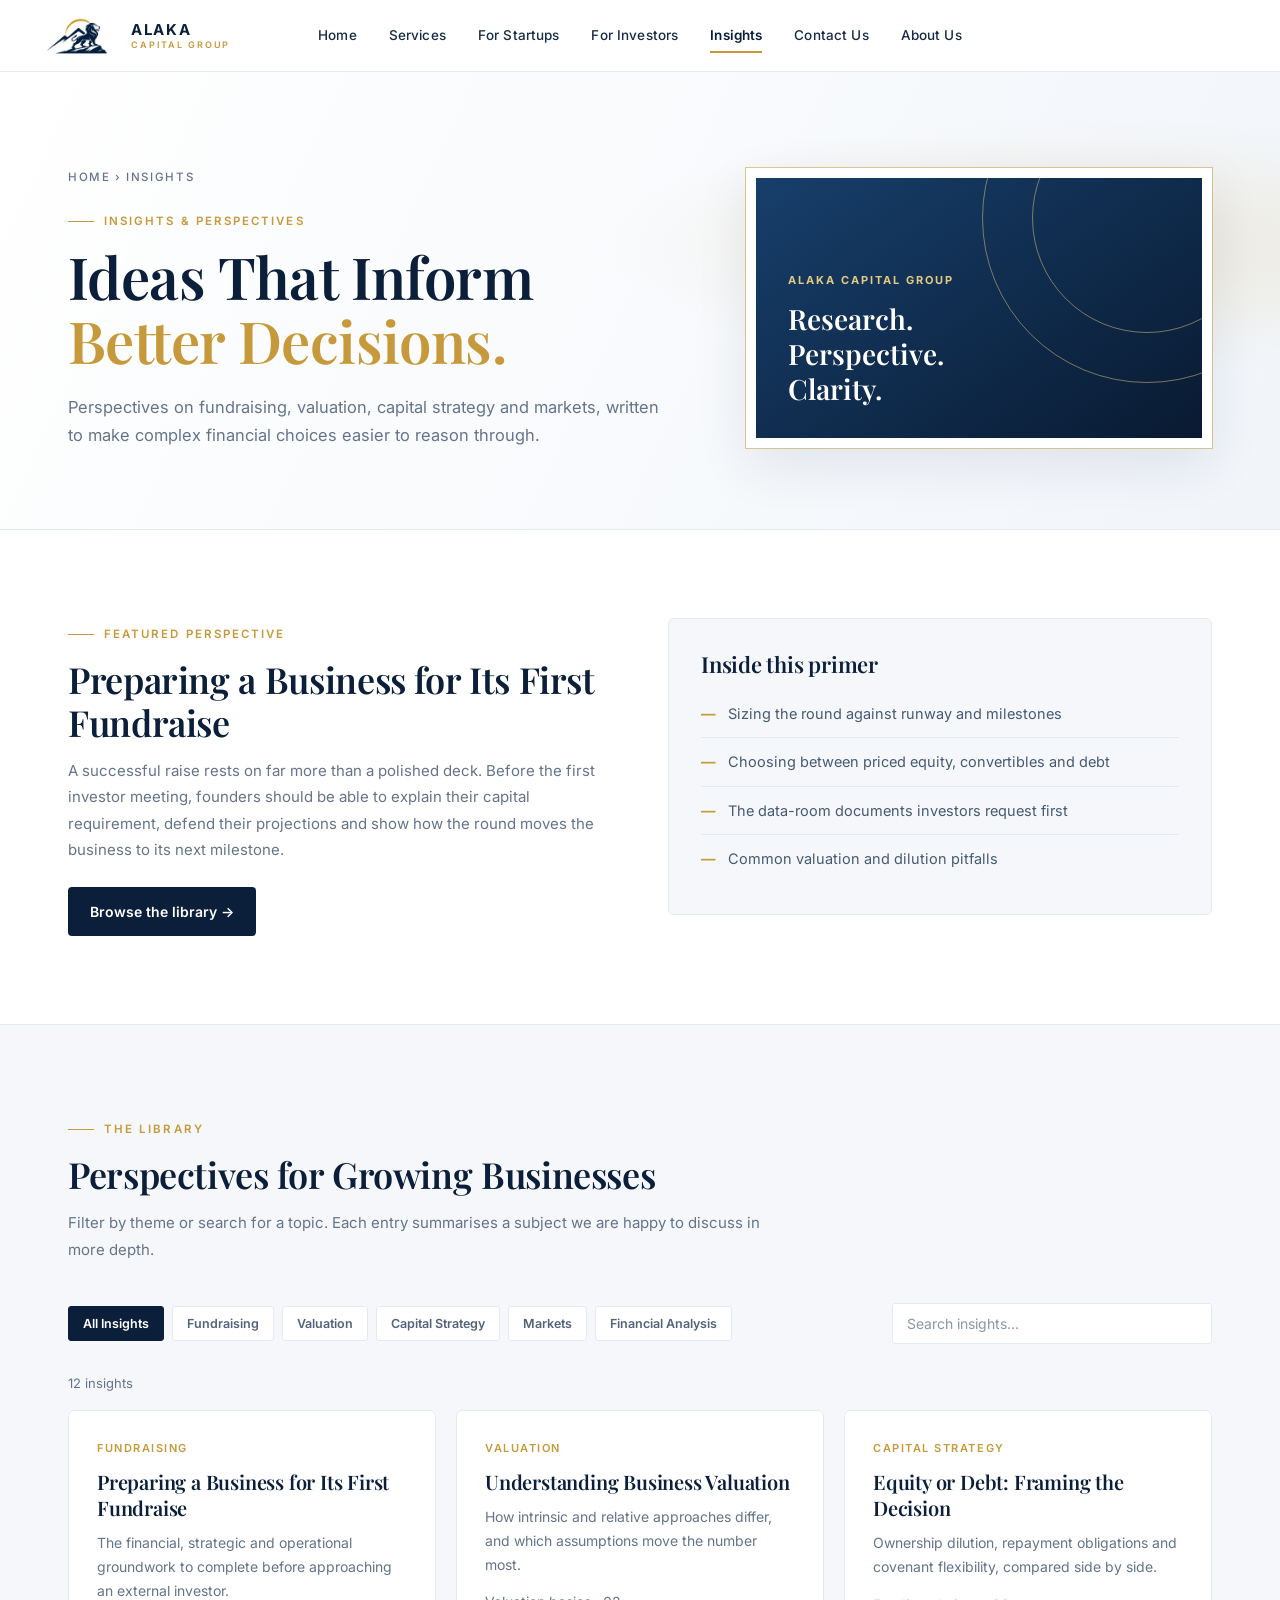
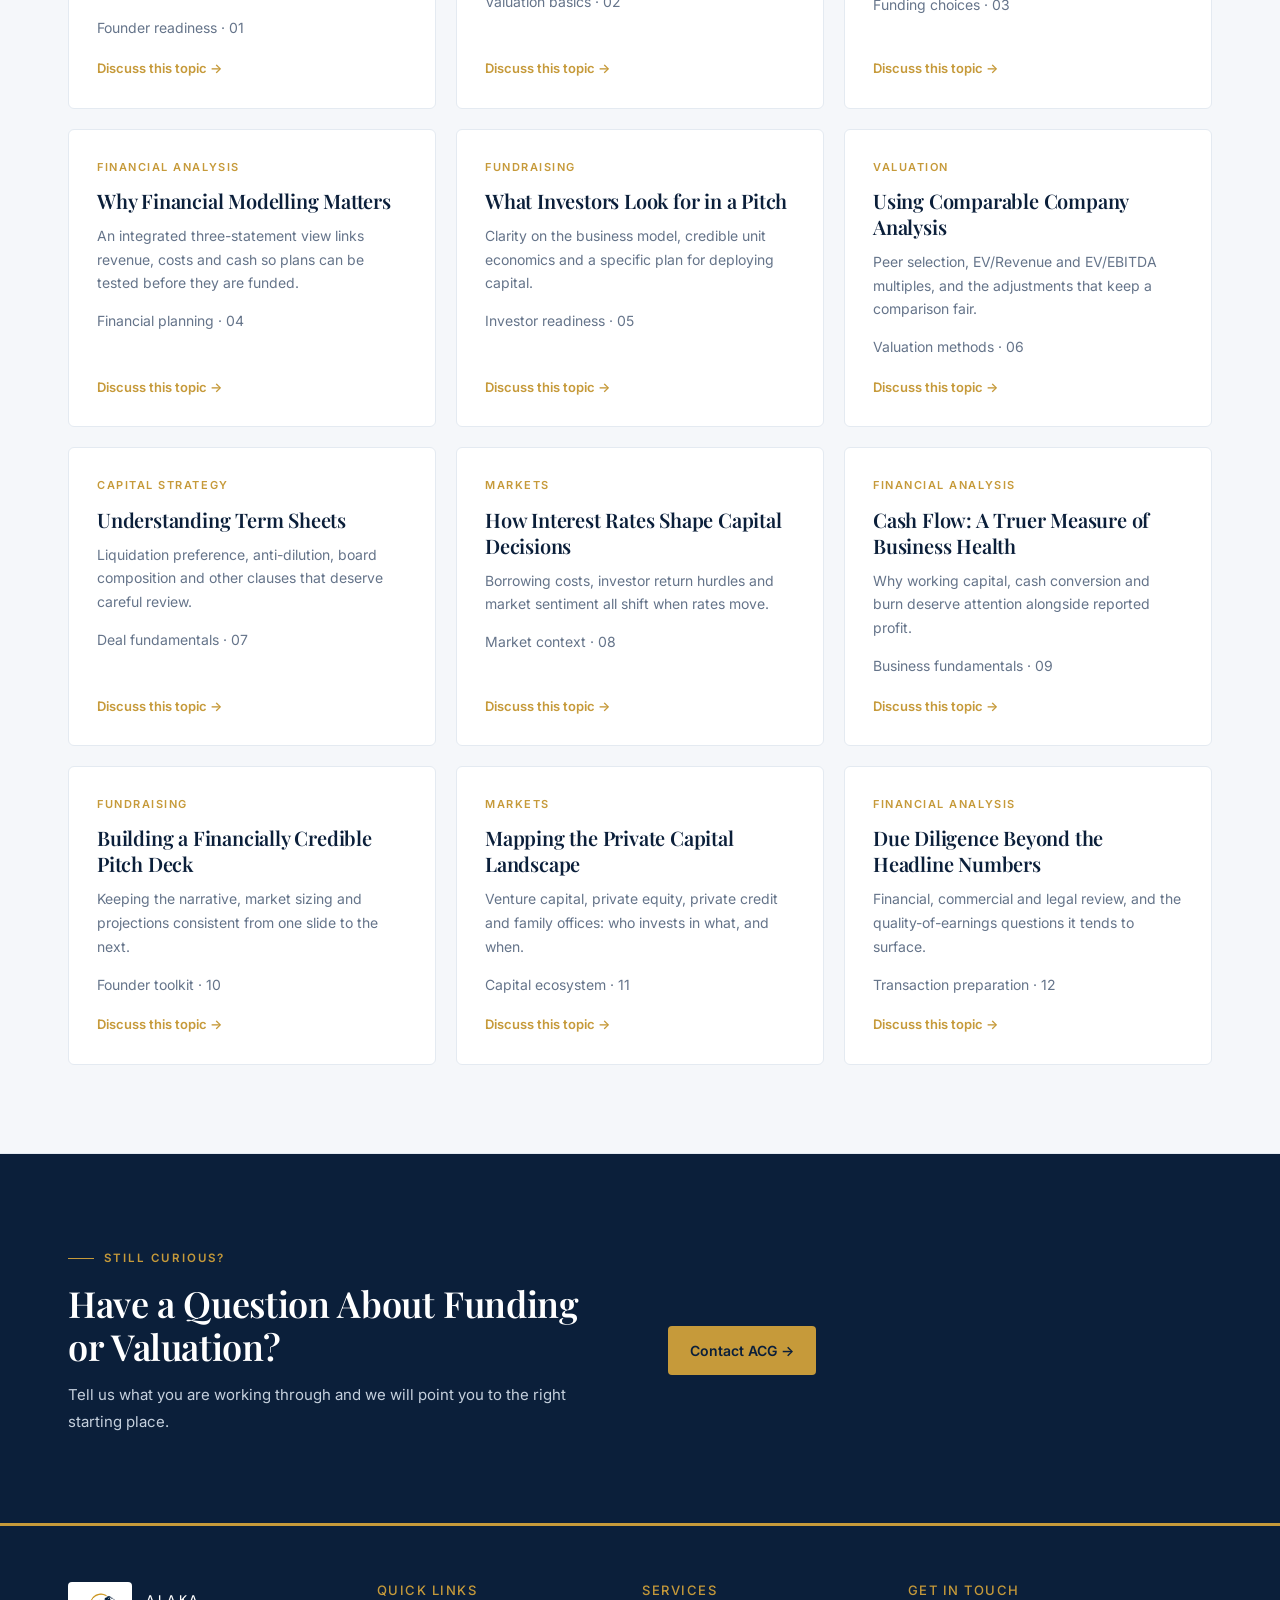
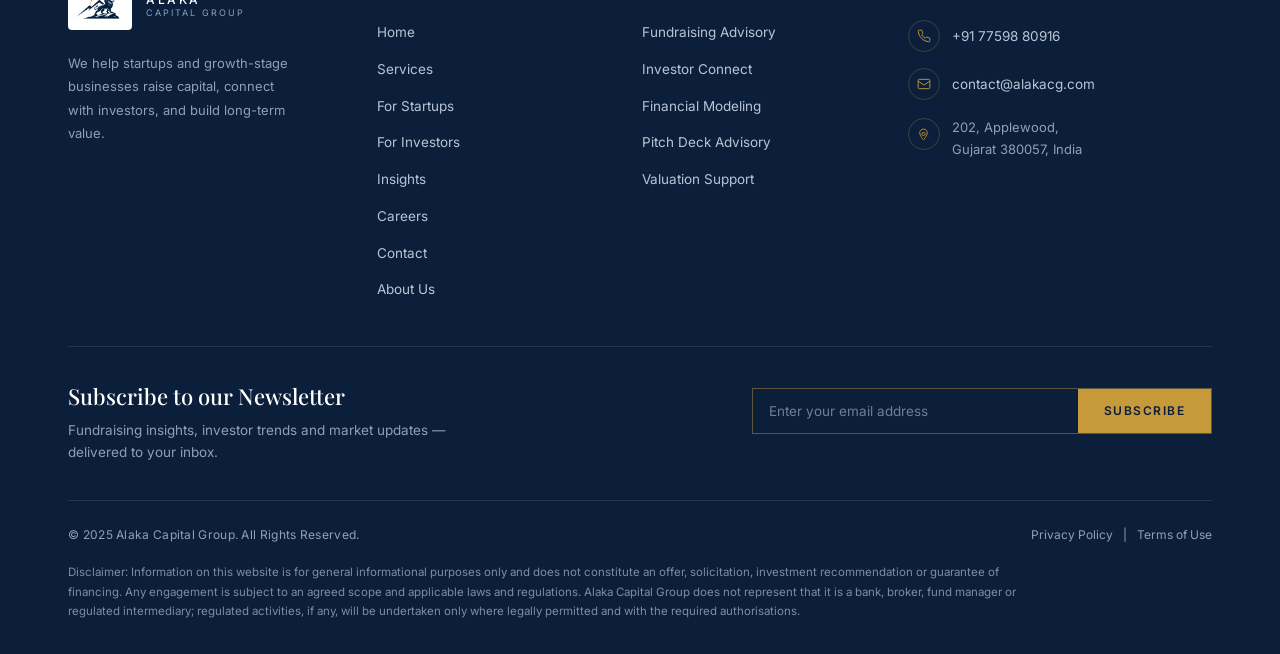
<file: insights.html>
<!DOCTYPE html>
<html lang="en">
<head>
<meta charset="UTF-8">
<meta name="viewport" content="width=device-width, initial-scale=1.0">
<meta name="description" content="Insights from Alaka Capital Group on fundraising, valuation, capital strategy, financial modelling and private markets.">
<title>Alaka Capital Group | Insights</title>
  <link rel="preconnect" href="https://fonts.googleapis.com">
  <link rel="preconnect" href="https://fonts.gstatic.com" crossorigin>
  <link href="https://fonts.googleapis.com/css2?family=Inter:wght@300;400;500;600;700&family=Playfair+Display:ital,wght@0,500;0,600;0,700;1,400;1,600&display=swap" rel="stylesheet">
  <link rel="icon" type="image/png" href="logo-templates/acgpng.png">
  <link rel="stylesheet" href="style.css">
<!-- Google tag (gtag.js) -->
<script async src="https://www.googletagmanager.com/gtag/js?id=G-HQRPEJ8D8S"></script>
<script>
  window.dataLayer = window.dataLayer || [];
  function gtag(){dataLayer.push(arguments);}
  gtag('js', new Date());

  gtag('config', 'G-HQRPEJ8D8S');
</script>
</head>
<body>

<nav>
  <a href="index.html" class="nav-logo">
    <div class="logo-icon">
      <img src="logo-templates/acgpng.png" alt="Alaka Logo">
    </div>
    <div class="logo-text">
      <div class="top">Alaka</div>
      <div class="sub">Capital Group</div>
    </div>
  </a>
  <div class="nav-links" id="nav-links">
    <a href="index.html">Home</a>
    <a href="services.html">Services</a>
    <a href="startups.html">For Startups</a>
    <a href="investors.html">For Investors</a>
    <a href="insights.html" class="active">Insights</a>
    <a href="contact.html">Contact Us</a>
    <a href="about.html">About Us</a>
  </div>
  <div class="nav-actions">
    <button class="nav-toggle" aria-label="Menu" aria-expanded="false" aria-controls="nav-links">
      <span></span>
      <span></span>
      <span></span>
    </button>
  </div>
</nav>

<main>
<section class="acg-hero">
  <div class="acg-wrap acg-hero-grid">
    <div>
      <div class="acg-crumb">HOME › INSIGHTS</div>
      <span class="acg-eyebrow">Insights &amp; Perspectives</span>
      <h1>Ideas That Inform <span>Better Decisions.</span></h1>
      <p>Perspectives on fundraising, valuation, capital strategy and markets, written to make complex financial choices easier to reason through.</p>
    </div>
    <div class="acg-hero-art"><div><small>ALAKA CAPITAL GROUP</small><strong>Research.<br>Perspective.<br>Clarity.</strong></div></div>
  </div>
</section>

<section class="acg-section">
  <div class="acg-wrap acg-two-col">
    <div>
      <span class="acg-eyebrow">Featured Perspective</span>
      <h2>Preparing a Business for Its First Fundraise</h2>
      <p>A successful raise rests on far more than a polished deck. Before the first investor meeting, founders should be able to explain their capital requirement, defend their projections and show how the round moves the business to its next milestone.</p>
      <a class="acg-btn" href="#library">Browse the library →</a>
    </div>
    <div class="acg-panel">
      <h3>Inside this primer</h3>
      <ul class="acg-list">
        <li>Sizing the round against runway and milestones</li>
        <li>Choosing between priced equity, convertibles and debt</li>
        <li>The data-room documents investors request first</li>
        <li>Common valuation and dilution pitfalls</li>
      </ul>
    </div>
  </div>
</section>

<section class="acg-section alt" id="library">
  <div class="acg-wrap">
    <div class="acg-head"><span class="acg-eyebrow">The Library</span>
      <h2>Perspectives for Growing Businesses</h2>
      <p>Filter by theme or search for a topic. Each entry summarises a subject we are happy to discuss in more depth.</p></div>
    <div class="acg-toolbar">
      <div class="acg-filters" role="group" aria-label="Filter insights">
        <button class="acg-filter active" data-filter="all">All Insights</button>
        <button class="acg-filter" data-filter="fundraising">Fundraising</button>
        <button class="acg-filter" data-filter="valuation">Valuation</button>
        <button class="acg-filter" data-filter="capital">Capital Strategy</button>
        <button class="acg-filter" data-filter="markets">Markets</button>
        <button class="acg-filter" data-filter="finance">Financial Analysis</button>
      </div>
      <input class="acg-search" id="insightSearch" type="search" placeholder="Search insights…" aria-label="Search insights">
    </div>
    <p class="acg-count" id="insightCount" aria-live="polite">12 insights</p>
    <div class="acg-grid" id="insightGrid">
      <article class="acg-card" data-category="fundraising">
        <span class="acg-tag">Fundraising</span>
        <h3>Preparing a Business for Its First Fundraise</h3>
        <p>The financial, strategic and operational groundwork to complete before approaching an external investor.</p>
        <p class="acg-note">Founder readiness · 01</p>
        <a class="acg-link" href="mailto:contact@alakacg.com?subject=Insights%20enquiry%3A%20Preparing%20a%20Business%20for%20Its%20First%20Fundraise">Discuss this topic →</a>
      </article>
      <article class="acg-card" data-category="valuation">
        <span class="acg-tag">Valuation</span>
        <h3>Understanding Business Valuation</h3>
        <p>How intrinsic and relative approaches differ, and which assumptions move the number most.</p>
        <p class="acg-note">Valuation basics · 02</p>
        <a class="acg-link" href="mailto:contact@alakacg.com?subject=Insights%20enquiry%3A%20Understanding%20Business%20Valuation">Discuss this topic →</a>
      </article>
      <article class="acg-card" data-category="capital">
        <span class="acg-tag">Capital Strategy</span>
        <h3>Equity or Debt: Framing the Decision</h3>
        <p>Ownership dilution, repayment obligations and covenant flexibility, compared side by side.</p>
        <p class="acg-note">Funding choices · 03</p>
        <a class="acg-link" href="mailto:contact@alakacg.com?subject=Insights%20enquiry%3A%20Equity%20or%20Debt%3A%20Framing%20the%20Decision">Discuss this topic →</a>
      </article>
      <article class="acg-card" data-category="finance">
        <span class="acg-tag">Financial Analysis</span>
        <h3>Why Financial Modelling Matters</h3>
        <p>An integrated three-statement view links revenue, costs and cash so plans can be tested before they are funded.</p>
        <p class="acg-note">Financial planning · 04</p>
        <a class="acg-link" href="mailto:contact@alakacg.com?subject=Insights%20enquiry%3A%20Why%20Financial%20Modelling%20Matters">Discuss this topic →</a>
      </article>
      <article class="acg-card" data-category="fundraising">
        <span class="acg-tag">Fundraising</span>
        <h3>What Investors Look for in a Pitch</h3>
        <p>Clarity on the business model, credible unit economics and a specific plan for deploying capital.</p>
        <p class="acg-note">Investor readiness · 05</p>
        <a class="acg-link" href="mailto:contact@alakacg.com?subject=Insights%20enquiry%3A%20What%20Investors%20Look%20for%20in%20a%20Pitch">Discuss this topic →</a>
      </article>
      <article class="acg-card" data-category="valuation">
        <span class="acg-tag">Valuation</span>
        <h3>Using Comparable Company Analysis</h3>
        <p>Peer selection, EV/Revenue and EV/EBITDA multiples, and the adjustments that keep a comparison fair.</p>
        <p class="acg-note">Valuation methods · 06</p>
        <a class="acg-link" href="mailto:contact@alakacg.com?subject=Insights%20enquiry%3A%20Using%20Comparable%20Company%20Analysis">Discuss this topic →</a>
      </article>
      <article class="acg-card" data-category="capital">
        <span class="acg-tag">Capital Strategy</span>
        <h3>Understanding Term Sheets</h3>
        <p>Liquidation preference, anti-dilution, board composition and other clauses that deserve careful review.</p>
        <p class="acg-note">Deal fundamentals · 07</p>
        <a class="acg-link" href="mailto:contact@alakacg.com?subject=Insights%20enquiry%3A%20Understanding%20Term%20Sheets">Discuss this topic →</a>
      </article>
      <article class="acg-card" data-category="markets">
        <span class="acg-tag">Markets</span>
        <h3>How Interest Rates Shape Capital Decisions</h3>
        <p>Borrowing costs, investor return hurdles and market sentiment all shift when rates move.</p>
        <p class="acg-note">Market context · 08</p>
        <a class="acg-link" href="mailto:contact@alakacg.com?subject=Insights%20enquiry%3A%20How%20Interest%20Rates%20Shape%20Capital%20Decisions">Discuss this topic →</a>
      </article>
      <article class="acg-card" data-category="finance">
        <span class="acg-tag">Financial Analysis</span>
        <h3>Cash Flow: A Truer Measure of Business Health</h3>
        <p>Why working capital, cash conversion and burn deserve attention alongside reported profit.</p>
        <p class="acg-note">Business fundamentals · 09</p>
        <a class="acg-link" href="mailto:contact@alakacg.com?subject=Insights%20enquiry%3A%20Cash%20Flow%3A%20A%20Truer%20Measure%20of%20Business%20Health">Discuss this topic →</a>
      </article>
      <article class="acg-card" data-category="fundraising">
        <span class="acg-tag">Fundraising</span>
        <h3>Building a Financially Credible Pitch Deck</h3>
        <p>Keeping the narrative, market sizing and projections consistent from one slide to the next.</p>
        <p class="acg-note">Founder toolkit · 10</p>
        <a class="acg-link" href="mailto:contact@alakacg.com?subject=Insights%20enquiry%3A%20Building%20a%20Financially%20Credible%20Pitch%20Deck">Discuss this topic →</a>
      </article>
      <article class="acg-card" data-category="markets">
        <span class="acg-tag">Markets</span>
        <h3>Mapping the Private Capital Landscape</h3>
        <p>Venture capital, private equity, private credit and family offices: who invests in what, and when.</p>
        <p class="acg-note">Capital ecosystem · 11</p>
        <a class="acg-link" href="mailto:contact@alakacg.com?subject=Insights%20enquiry%3A%20Mapping%20the%20Private%20Capital%20Landscape">Discuss this topic →</a>
      </article>
      <article class="acg-card" data-category="finance">
        <span class="acg-tag">Financial Analysis</span>
        <h3>Due Diligence Beyond the Headline Numbers</h3>
        <p>Financial, commercial and legal review, and the quality-of-earnings questions it tends to surface.</p>
        <p class="acg-note">Transaction preparation · 12</p>
        <a class="acg-link" href="mailto:contact@alakacg.com?subject=Insights%20enquiry%3A%20Due%20Diligence%20Beyond%20the%20Headline%20Numbers">Discuss this topic →</a>
      </article>
      <div class="acg-empty" id="insightEmpty">No matching insights. Try another search or theme.</div>
    </div>
  </div>
</section>

<section class="acg-section dark">
  <div class="acg-wrap acg-two-col" style="align-items:center;">
    <div>
      <span class="acg-eyebrow">Still Curious?</span>
      <h2>Have a Question About Funding or Valuation?</h2>
      <p>Tell us what you are working through and we will point you to the right starting place.</p>
    </div>
    <div><a class="acg-btn gold" href="contact.html">Contact ACG →</a></div>
  </div>
</section>
</main>

<!-- FOOTER -->
<footer style="background:#0B1F3A;border-top:1px solid rgba(228,234,241,0.12);">
  <div class="footer-wrap" style="max-width:1240px;margin:0 auto;padding:56px 48px 32px;">

    <!-- Top Row -->
    <div class="footer-top-grid" style="display:grid;grid-template-columns:1.2fr 1fr 1fr 1.4fr;gap:48px;padding-bottom:44px;border-bottom:1px solid rgba(228,234,241,0.12);">

      <!-- Brand -->
      <div>
        <div style="display:flex;align-items:center;gap:14px;margin-bottom:22px;">
          <span style="display:flex;align-items:center;justify-content:center;flex-shrink:0;width:64px;height:48px;background:#FFFFFF;border-radius:4px;padding:4px;"><img src="logo-templates/acgpng.png" alt="Alaka Capital Group logo" style="width:100%;height:100%;object-fit:contain;"></span>
          <div style="display:flex;flex-direction:column;line-height:1.2;">
            <b style="font-family:'Inter',sans-serif;font-size:12px;font-weight:500;letter-spacing:2.5px;color:#FFFFFF;">ALAKA</b>
            <span style="font-size:9px;letter-spacing:2px;color:#8FA0B8;">CAPITAL GROUP</span>
          </div>
        </div>
        <p style="font-size:13px;line-height:1.8;color:#8FA0B8;max-width:220px;">We help startups and growth-stage businesses raise capital, connect with investors, and build long-term value.</p>
      </div>

      <!-- Quick Links -->
      <div>
        <h4 style="font-family:'Inter',sans-serif;font-size:13px;letter-spacing:1.5px;color:#C69A3A;font-weight:500;text-transform:uppercase;margin-bottom:22px;">Quick Links</h4>
        <ul style="list-style:none;display:flex;flex-direction:column;gap:12px;">
          <li><a href="index.html" style="font-size:13.5px;color:#B9C5D6;text-decoration:none;transition:color .2s;" onmouseover="this.style.color='#C69A3A'" onmouseout="this.style.color='#B9C5D6'">Home</a></li>
          <li><a href="services.html" style="font-size:13.5px;color:#B9C5D6;text-decoration:none;" onmouseover="this.style.color='#C69A3A'" onmouseout="this.style.color='#B9C5D6'">Services</a></li>
          <li><a href="startups.html" style="font-size:13.5px;color:#B9C5D6;text-decoration:none;" onmouseover="this.style.color='#C69A3A'" onmouseout="this.style.color='#B9C5D6'">For Startups</a></li>
          <li><a href="investors.html" style="font-size:13.5px;color:#B9C5D6;text-decoration:none;" onmouseover="this.style.color='#C69A3A'" onmouseout="this.style.color='#B9C5D6'">For Investors</a></li>
          <li><a href="insights.html" style="font-size:13.5px;color:#B9C5D6;text-decoration:none;" onmouseover="this.style.color='#C69A3A'" onmouseout="this.style.color='#B9C5D6'">Insights</a></li>
          <li><a href="careers.html" style="font-size:13.5px;color:#B9C5D6;text-decoration:none;" onmouseover="this.style.color='#C69A3A'" onmouseout="this.style.color='#B9C5D6'">Careers</a></li>
          <li><a href="contact.html" style="font-size:13.5px;color:#B9C5D6;text-decoration:none;" onmouseover="this.style.color='#C69A3A'" onmouseout="this.style.color='#B9C5D6'">Contact</a></li>
          <li><a href="about.html" style="font-size:13.5px;color:#B9C5D6;text-decoration:none;" onmouseover="this.style.color='#C69A3A'" onmouseout="this.style.color='#B9C5D6'">About Us</a></li>
        </ul>
      </div>

      <!-- Services -->
      <div>
        <h4 style="font-family:'Inter',sans-serif;font-size:13px;letter-spacing:1.5px;color:#C69A3A;font-weight:500;text-transform:uppercase;margin-bottom:22px;">Services</h4>
        <ul style="list-style:none;display:flex;flex-direction:column;gap:12px;">
          <li><a href="services.html" style="font-size:13.5px;color:#B9C5D6;text-decoration:none;" onmouseover="this.style.color='#C69A3A'" onmouseout="this.style.color='#B9C5D6'">Fundraising Advisory</a></li>
          <li><a href="services.html" style="font-size:13.5px;color:#B9C5D6;text-decoration:none;" onmouseover="this.style.color='#C69A3A'" onmouseout="this.style.color='#B9C5D6'">Investor Connect</a></li>
          <li><a href="services.html" style="font-size:13.5px;color:#B9C5D6;text-decoration:none;" onmouseover="this.style.color='#C69A3A'" onmouseout="this.style.color='#B9C5D6'">Financial Modeling</a></li>
          <li><a href="services.html" style="font-size:13.5px;color:#B9C5D6;text-decoration:none;" onmouseover="this.style.color='#C69A3A'" onmouseout="this.style.color='#B9C5D6'">Pitch Deck Advisory</a></li>
          <li><a href="services.html" style="font-size:13.5px;color:#B9C5D6;text-decoration:none;" onmouseover="this.style.color='#C69A3A'" onmouseout="this.style.color='#B9C5D6'">Valuation Support</a></li>
        </ul>
      </div>

      <!-- Get in Touch -->
      <div>
        <h4 style="font-family:'Inter',sans-serif;font-size:13px;letter-spacing:1.5px;color:#C69A3A;font-weight:500;text-transform:uppercase;margin-bottom:22px;">Get in Touch</h4>
        <div style="display:flex;flex-direction:column;gap:16px;">
          <!-- Phone -->
          <div style="display:flex;align-items:center;gap:12px;">
            <span style="width:32px;height:32px;border-radius:50%;border:1px solid rgba(214,161,60,0.25);display:flex;align-items:center;justify-content:center;flex-shrink:0;">
              <svg width="14" height="14" viewBox="0 0 24 24" fill="none" stroke="#C69A3A" stroke-width="1.6"><path d="M22 16.9v3a2 2 0 01-2.2 2 19.8 19.8 0 01-8.6-3.1 19.5 19.5 0 01-6-6 19.8 19.8 0 01-3.1-8.7A2 2 0 014.1 2h3a2 2 0 012 1.7c.1 1 .4 2 .7 2.9a2 2 0 01-.4 2.1L8.1 9.9a16 16 0 006 6l1.3-1.3a2 2 0 012.1-.5c.9.3 1.9.6 2.9.7a2 2 0 011.6 2.1z"/></svg>
            </span>
            <a href="tel:+917759880916" style="font-size:13.5px;color:#B9C5D6;text-decoration:none;" onmouseover="this.style.color='#C69A3A'" onmouseout="this.style.color='#B9C5D6'">+91 77598 80916</a>
          </div>
          <!-- Email -->
          <div style="display:flex;align-items:center;gap:12px;">
            <span style="width:32px;height:32px;border-radius:50%;border:1px solid rgba(214,161,60,0.25);display:flex;align-items:center;justify-content:center;flex-shrink:0;">
              <svg width="14" height="14" viewBox="0 0 24 24" fill="none" stroke="#C69A3A" stroke-width="1.6"><rect x="2" y="4" width="20" height="16" rx="2"/><path d="M2 7l10 7 10-7"/></svg>
            </span>
            <a href="mailto:contact@alakacg.com" style="font-size:13.5px;color:#B9C5D6;text-decoration:none;" onmouseover="this.style.color='#C69A3A'" onmouseout="this.style.color='#B9C5D6'">contact@alakacg.com</a>
          </div>
          <!-- Address -->
          <div style="display:flex;align-items:flex-start;gap:12px;">
            <span style="width:32px;height:32px;border-radius:50%;border:1px solid rgba(214,161,60,0.25);display:flex;align-items:center;justify-content:center;flex-shrink:0;margin-top:2px;">
              <svg width="13" height="13" viewBox="0 0 24 24" fill="none" stroke="#C69A3A" stroke-width="1.6"><circle cx="12" cy="11" r="3"/><path d="M12 2C8.1 2 5 5.1 5 9c0 5.2 7 13 7 13s7-7.8 7-13c0-3.9-3.1-7-7-7z"/></svg>
            </span>
            <p style="font-size:13px;color:#8FA0B8;line-height:1.7;margin:0;">202, Applewood,<br>Gujarat 380057, India</p>
          </div>
        </div>
      </div>
    </div>

    <!-- Newsletter -->
    <div class="footer-newsletter">
      <div class="footer-newsletter-text">
        <h4>Subscribe to our Newsletter</h4>
        <p>Fundraising insights, investor trends and market updates — delivered to your inbox.</p>
      </div>
      <form class="newsletter-form" data-endpoint="" novalidate>
        <div class="newsletter-field">
          <input type="email" name="email" placeholder="Enter your email address" aria-label="Email address" required>
          <button type="submit">Subscribe</button>
        </div>
        <p class="newsletter-status" aria-live="polite"></p>
      </form>
    </div>

    <!-- Bottom Bar -->
    <div class="footer-bottom-bar" style="display:flex;align-items:center;justify-content:space-between;padding-top:24px;flex-wrap:wrap;gap:12px;">
      <span style="font-size:12px;color:#8FA0B8;letter-spacing:0.3px;">© 2025 Alaka Capital Group. All Rights Reserved.</span>
      <div style="display:flex;align-items:center;gap:6px;">
        <a href="#" style="font-size:12px;color:#8FA0B8;text-decoration:none;" onmouseover="this.style.color='#C69A3A'" onmouseout="this.style.color='#8FA0B8'">Privacy Policy</a>
        <span style="color:#8FA0B8;font-size:12px;padding:0 4px;">|</span>
        <a href="#" style="font-size:12px;color:#8FA0B8;text-decoration:none;" onmouseover="this.style.color='#C69A3A'" onmouseout="this.style.color='#8FA0B8'">Terms of Use</a>
      </div>
    </div>
    <p class="footer-disclaimer">Disclaimer: Information on this website is for general informational purposes only and does not constitute an offer, solicitation, investment recommendation or guarantee of financing. Any engagement is subject to an agreed scope and applicable laws and regulations. Alaka Capital Group does not represent that it is a bank, broker, fund manager or regulated intermediary; regulated activities, if any, will be undertaken only where legally permitted and with the required authorisations.</p>
  </div>
</footer>

<script>
  const siteNav = document.querySelector('nav');
  const navToggle = document.querySelector('.nav-toggle');
  const navLinks = document.querySelector('.nav-links');
  let lockedScrollY = 0;

  function openNav() {
    lockedScrollY = window.scrollY;
    navLinks.classList.add('nav-open');
    navToggle.classList.add('active');
    navToggle.setAttribute('aria-expanded', 'true');
    document.body.style.top = `-${lockedScrollY}px`;
    document.body.classList.add('nav-lock');
  }

  function closeNav() {
    navLinks.classList.remove('nav-open');
    navToggle.classList.remove('active');
    navToggle.setAttribute('aria-expanded', 'false');
    document.body.classList.remove('nav-lock');
    document.body.style.top = '';
    window.scrollTo(0, lockedScrollY);
  }

  navToggle.addEventListener('click', () => {
    if (navLinks.classList.contains('nav-open')) {
      closeNav();
    } else {
      openNav();
    }
  });

  document.querySelectorAll('.nav-links a').forEach(link => {
    link.addEventListener('click', closeNav);
  });

  document.addEventListener('keydown', (e) => {
    if (e.key === 'Escape') closeNav();
  });

  window.addEventListener('scroll', () => {
    siteNav.classList.toggle('scrolled', window.scrollY > 10);
  }, { passive: true });
</script>
  <script src="newsletter.js"></script>
<script>
  (function () {
    const buttons = [...document.querySelectorAll('.acg-filter')];
    const cards = [...document.querySelectorAll('#insightGrid .acg-card')];
    const search = document.getElementById('insightSearch');
    const count = document.getElementById('insightCount');
    const empty = document.getElementById('insightEmpty');
    let category = 'all';
    function apply() {
      const term = search.value.trim().toLowerCase();
      let shown = 0;
      cards.forEach((card) => {
        const visible = (category === 'all' || card.dataset.category === category) &&
          card.textContent.toLowerCase().includes(term);
        card.style.display = visible ? '' : 'none';
        if (visible) shown++;
      });
      count.textContent = shown + (shown === 1 ? ' insight' : ' insights');
      empty.style.display = shown ? 'none' : 'block';
    }
    buttons.forEach((b) => b.addEventListener('click', () => {
      buttons.forEach((x) => x.classList.remove('active'));
      b.classList.add('active');
      category = b.dataset.filter;
      apply();
    }));
    search.addEventListener('input', apply);
  })();
</script>
</body>
</html>
</file>
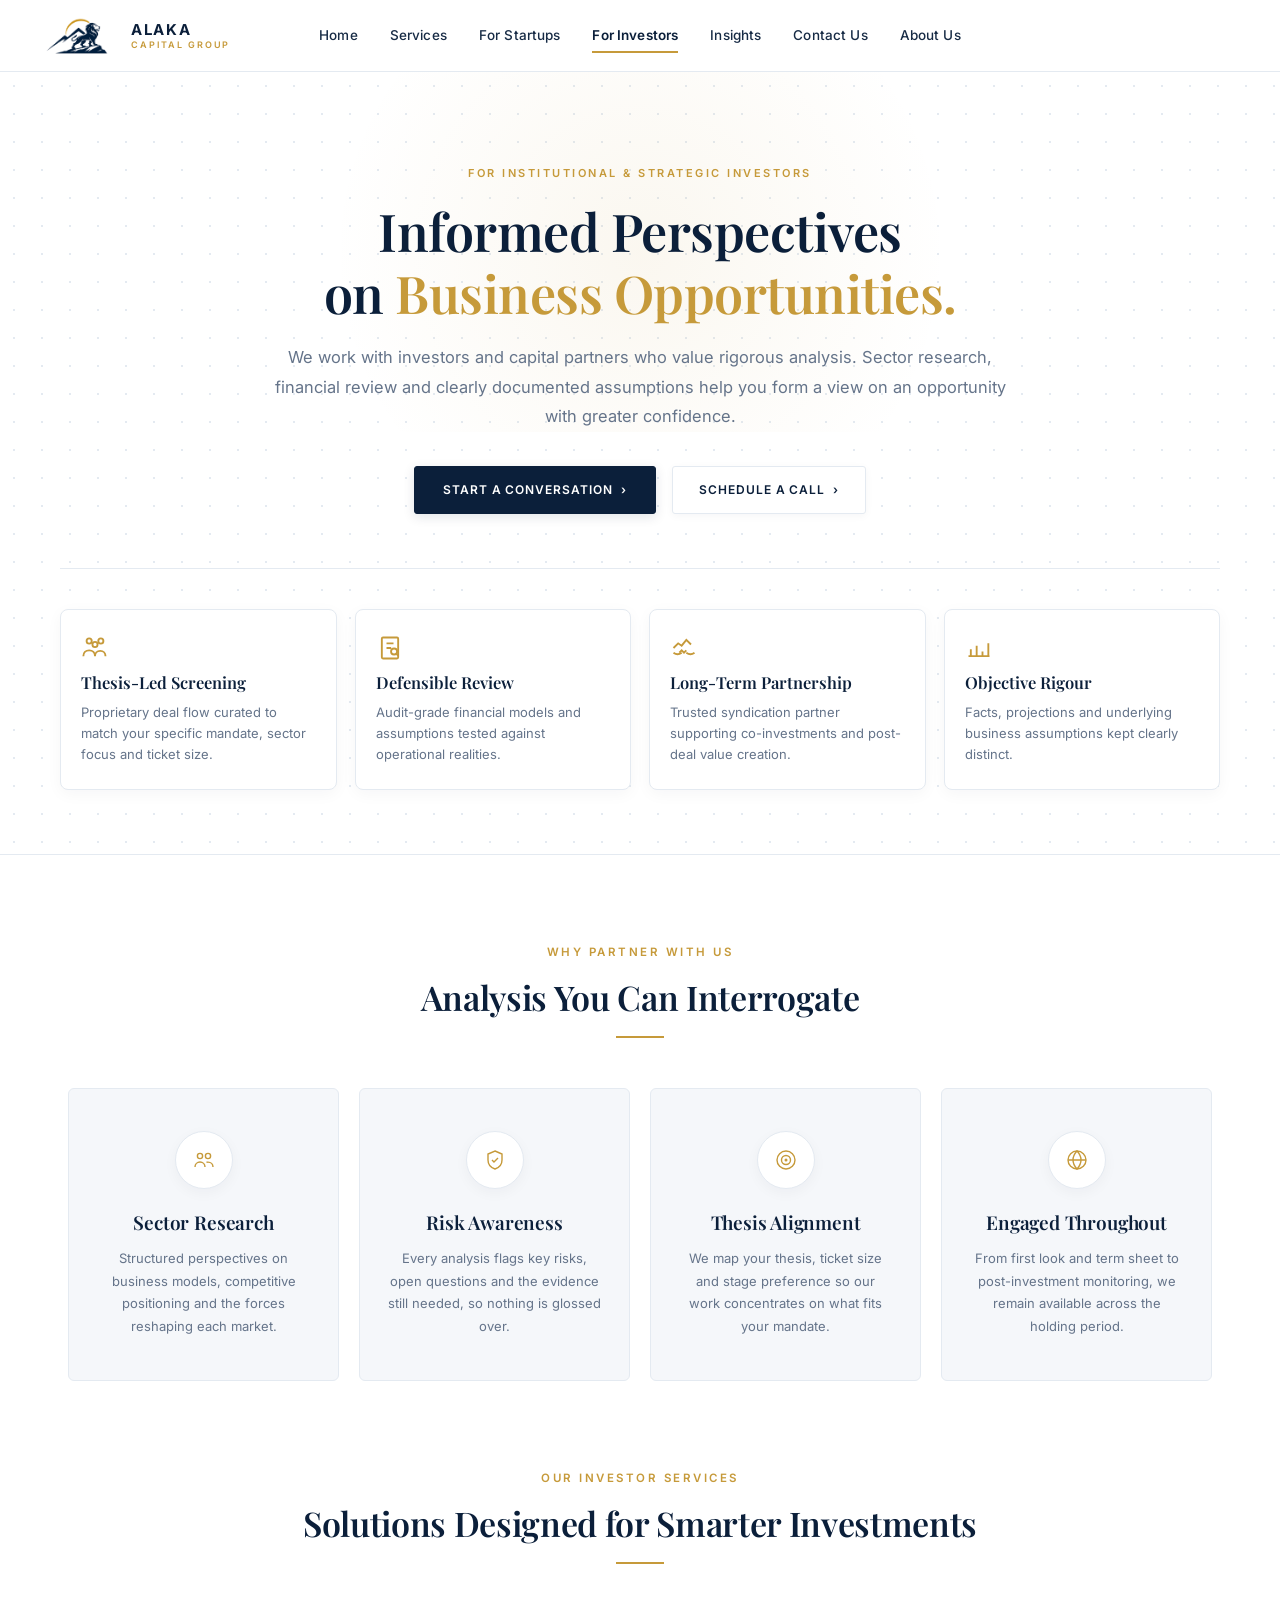
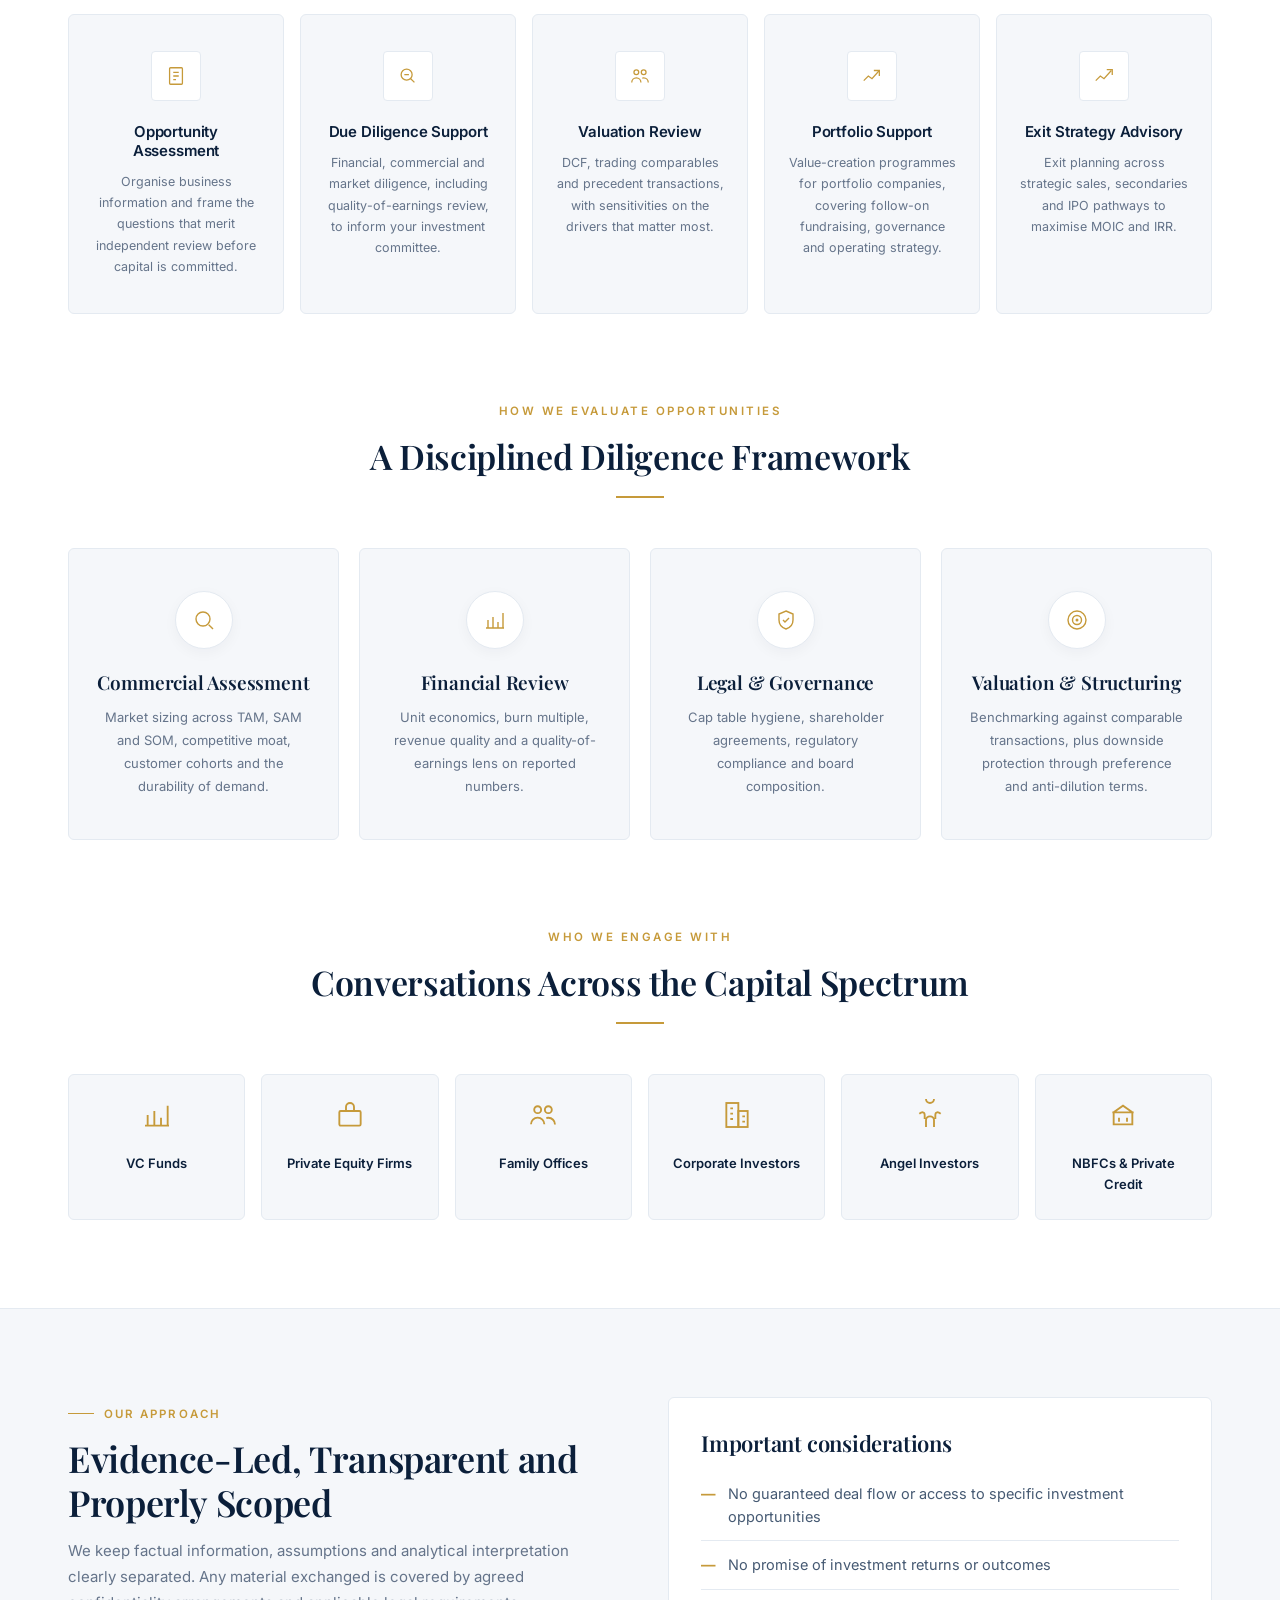
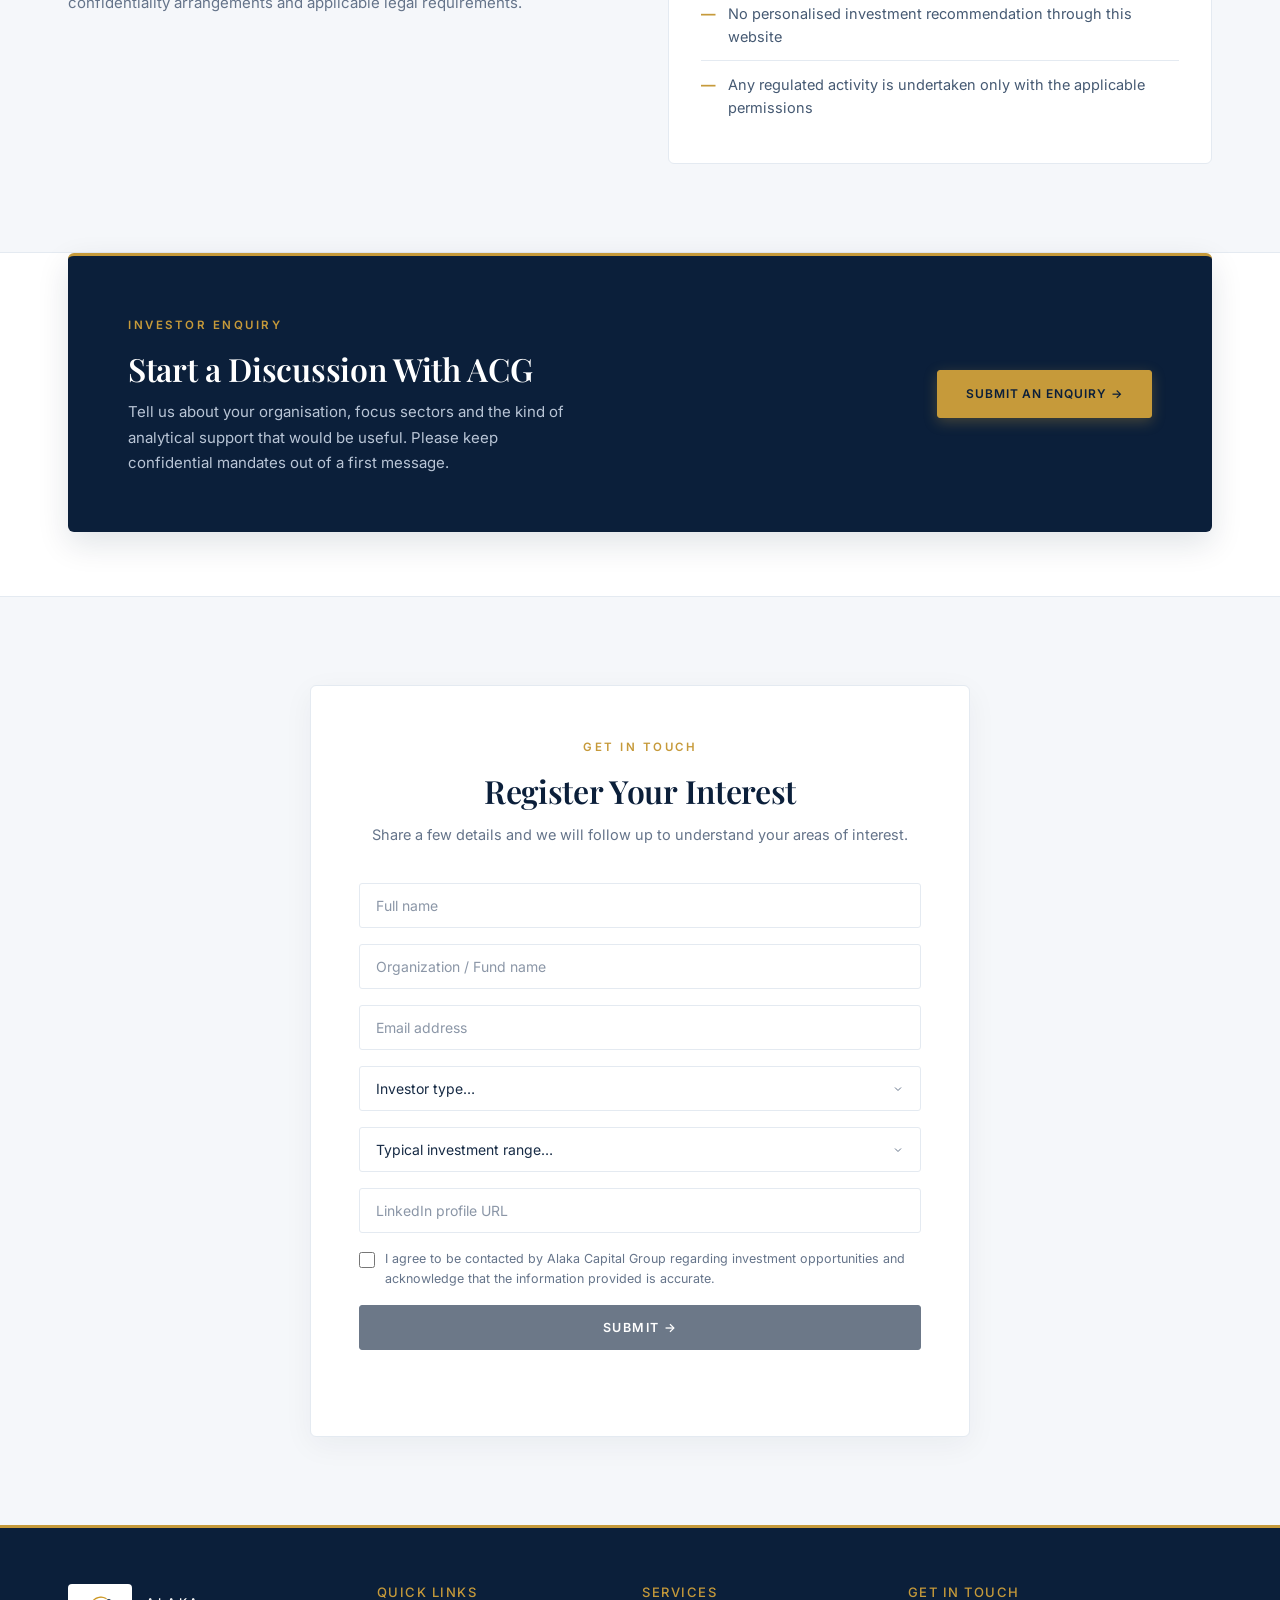
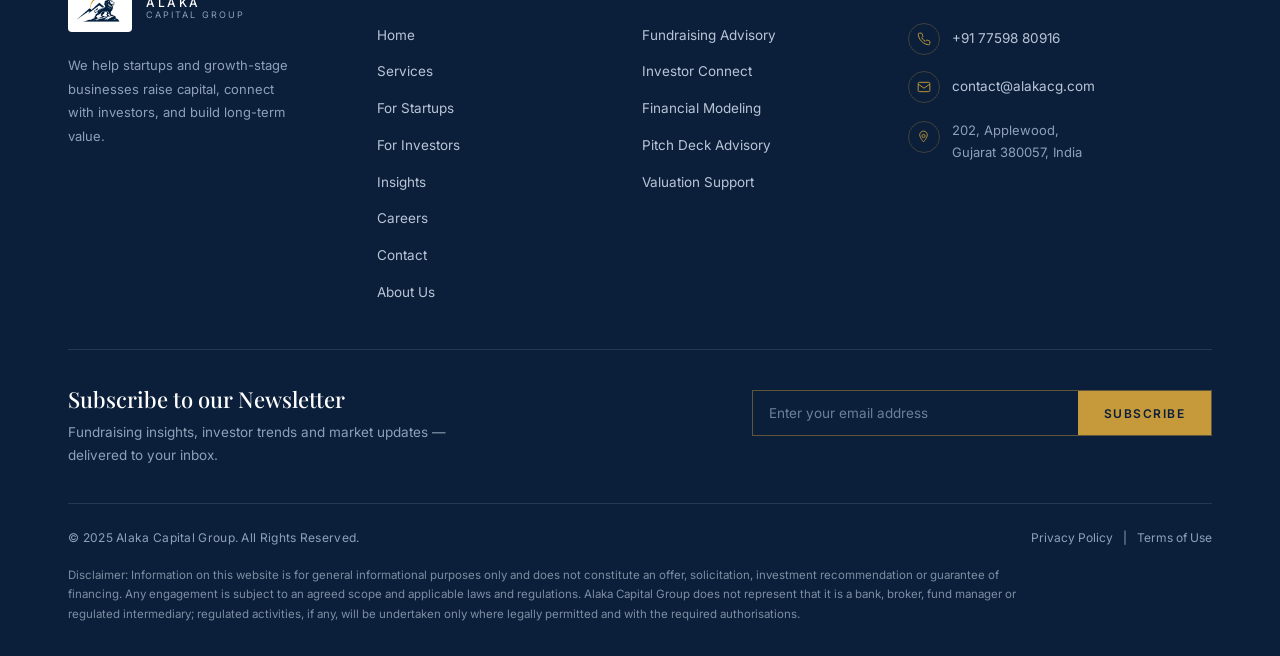
<file: investors.html>
<!DOCTYPE html>
<html lang="en">

<head>
  <meta charset="UTF-8">
  <meta name="viewport" content="width=device-width, initial-scale=1.0">
<meta name="description" content="Sector research, financial analysis, valuation review and diligence support for investors and capital partners.">
  <title>Alaka Capital Group | For Investors</title>
  <link rel="preconnect" href="https://fonts.googleapis.com">
  <link rel="preconnect" href="https://fonts.gstatic.com" crossorigin>
  <link href="https://fonts.googleapis.com/css2?family=Inter:wght@300;400;500;600;700&family=Playfair+Display:ital,wght@0,500;0,600;0,700;1,400;1,600&display=swap" rel="stylesheet">
  <link rel="icon" type="image/png" href="logo-templates/acgpng.png">
  <link rel="stylesheet" href="style.css">
  <style>
    :root {
      --bg-main: #FFFFFF;
      --bg-secondary: #F5F7FA;
      --navy-primary: #0B1F3A;
      --navy-corporate: #173F6B;
      --gold-premium: #C69A3A;
      --text-main: #172B45;
      --text-secondary: #65748A;
      --border-color: #E4EAF1;
      --line: #E4EAF1;
    }

    * { margin: 0; padding: 0; box-sizing: border-box; }
    body {
      background: #FFFFFF;
      color: var(--text-main);
      font-family: var(--font-body);
      -webkit-font-smoothing: antialiased;
    }

    h1, h2, h3, h4 {
      font-family: var(--font-heading);
      color: var(--navy-primary);
      font-weight: 600;
      letter-spacing: -0.01em;
    }

    a {
      color: inherit;
      text-decoration: none;
    }

    img {
      max-width: 100%;
      display: block;
    }

    .container {
      max-width: 1240px;
      margin: 0 auto;
      padding: 0 48px;
    }

    .eyebrow {
      color: var(--gold-premium);
      font-size: 11.5px;
      letter-spacing: 2.5px;
      text-transform: uppercase;
      font-weight: 600;
      margin-bottom: 14px;
      display: inline-block;
    }

    .eyebrow.center {
      text-align: center;
      display: block;
    }

    /* ===== HERO - UNIFIED INSTITUTIONAL LAYOUT (NO EMPTY SPACE) ===== */
    .hero {
      padding: 88px 24px 64px;
      background: #FFFFFF;
      background-image: radial-gradient(#E4EAF1 1.2px, transparent 1.2px);
      background-size: 28px 28px;
      border-bottom: 1px solid var(--border-color);
      position: relative;
      overflow: hidden;
    }

    .hero::before {
      content: '';
      position: absolute;
      top: 0;
      left: 50%;
      transform: translateX(-50%);
      width: 800px;
      height: 360px;
      background: radial-gradient(circle, rgba(198, 154, 58, 0.08) 0%, transparent 70%);
      pointer-events: none;
    }

    .hero-container {
      max-width: 1160px;
      margin: 0 auto;
      text-align: center;
      position: relative;
      z-index: 2;
    }

    .hero-eyebrow {
      font-size: 11px;
      font-weight: 600;
      letter-spacing: 2.5px;
      text-transform: uppercase;
      color: var(--gold-premium);
      margin-bottom: 18px;
      display: inline-flex;
      align-items: center;
      gap: 8px;
    }

    .hero-container h1 {
      font-family: var(--font-heading);
      font-size: clamp(34px, 4.5vw, 52px);
      line-height: 1.18;
      color: var(--navy-primary);
      margin: 0 auto 20px;
      max-width: 920px;
      letter-spacing: -0.5px;
    }

    .hero-container h1 .accent {
      color: var(--gold-premium);
    }

    .hero-desc {
      font-size: 16.5px;
      line-height: 1.8;
      color: var(--text-secondary);
      margin: 0 auto 34px;
      max-width: 760px;
    }

    .hero-ctas {
      display: flex;
      gap: 16px;
      justify-content: center;
      align-items: center;
      flex-wrap: wrap;
      margin-bottom: 54px;
    }

    .hero-pillars-grid {
      display: grid;
      grid-template-columns: repeat(4, 1fr);
      gap: 18px;
      text-align: left;
      padding-top: 40px;
      border-top: 1px solid var(--border-color);
    }

    .pillar-card {
      background: #FFFFFF;
      border: 1px solid var(--border-color);
      border-radius: 8px;
      padding: 24px 20px;
      box-shadow: 0 4px 16px rgba(11, 31, 58, 0.04);
      transition: transform 0.2s, box-shadow 0.2s, border-color 0.2s;
      display: flex;
      flex-direction: column;
      gap: 10px;
    }

    .pillar-card:hover {
      transform: translateY(-3px);
      border-color: var(--gold-premium);
      box-shadow: 0 8px 24px rgba(198, 154, 58, 0.12);
    }

    .pillar-icon {
      color: var(--gold-premium);
      width: 28px;
      height: 28px;
    }

    .pillar-icon svg {
      width: 100%;
      height: 100%;
    }

    .pillar-title {
      font-family: var(--font-heading);
      font-size: 16.5px;
      font-weight: 600;
      color: var(--navy-primary);
      line-height: 1.25;
    }

    .pillar-desc {
      font-size: 13px;
      line-height: 1.6;
      color: var(--text-secondary);
      margin: 0;
    }

    /* ===== SECTION COMMON ===== */
    .section {
      padding: 88px 0;
      background: #FFFFFF;
    }

    .section-head {
      text-align: center;
      margin-bottom: 50px;
    }

    .section-head h2 {
      font-size: 34px;
      color: var(--navy-primary);
    }

    .section-head .rule {
      margin: 18px auto 0;
    }

    /* ===== WHY PARTNER 4-CARD ===== */
    .grid-4 {
      display: grid;
      grid-template-columns: repeat(4, 1fr);
      gap: 20px;
    }

    .why-card {
      background: var(--bg-secondary);
      border: 1px solid var(--border-color);
      border-radius: 6px;
      padding: 42px 28px;
      text-align: center;
      transition: all .25s ease;
    }

    .why-card:hover {
      background: #FFFFFF;
      border-color: var(--gold-premium);
      box-shadow: 0 10px 24px rgba(11, 31, 58, 0.06);
      transform: translateY(-3px);
    }

    .why-icon {
      width: 58px;
      height: 58px;
      border-radius: 50%;
      border: 1px solid var(--border-color);
      background: #FFFFFF;
      display: flex;
      align-items: center;
      justify-content: center;
      color: var(--gold-premium);
      margin: 0 auto 22px;
      box-shadow: 0 4px 14px rgba(11, 31, 58, 0.04);
    }

    .why-icon svg {
      width: 24px;
      height: 24px;
    }

    .why-card h3 {
      font-family: var(--font-heading);
      font-size: 19px;
      color: var(--navy-primary);
      margin-bottom: 12px;
      font-weight: 600;
    }

    .why-card p {
      font-size: 13px;
      line-height: 1.75;
      color: var(--text-secondary);
    }

    /* ===== SERVICES 5-CARD ===== */
    .grid-5 {
      display: grid;
      grid-template-columns: repeat(5, 1fr);
      gap: 16px;
    }

    .svc-card {
      background: var(--bg-secondary);
      border: 1px solid var(--border-color);
      border-radius: 6px;
      padding: 36px 22px;
      text-align: center;
      transition: all 0.25s ease;
    }

    .svc-card:hover {
      background: #FFFFFF;
      border-color: var(--gold-premium);
      box-shadow: 0 10px 24px rgba(11, 31, 58, 0.06);
      transform: translateY(-3px);
    }

    .svc-icon {
      width: 50px;
      height: 50px;
      border: 1px solid var(--border-color);
      background: #FFFFFF;
      border-radius: 4px;
      display: flex;
      align-items: center;
      justify-content: center;
      color: var(--gold-premium);
      margin: 0 auto 22px;
    }

    .svc-icon svg {
      width: 22px;
      height: 22px;
    }

    .svc-card h4 {
      font-family: var(--font-body);
      font-size: 15px;
      color: var(--navy-primary);
      margin-bottom: 10px;
      font-weight: 600;
    }

    .svc-card p {
      font-size: 12.5px;
      line-height: 1.7;
      color: var(--text-secondary);
    }

    /* ===== DEAL FLOW SNAPSHOT ===== */
    .snapshot {
      border: 1px solid var(--border-color);
      border-radius: 6px;
      background: var(--bg-secondary);
      padding: 48px 40px;
      box-shadow: 0 4px 18px rgba(11, 31, 58, 0.03);
    }

    .snapshot-head {
      text-align: center;
      margin-bottom: 36px;
    }

    .snap-row {
      display: grid;
      grid-template-columns: repeat(5, 1fr);
      gap: 16px;
    }

    .snap-item {
      display: flex;
      align-items: center;
      gap: 14px;
      padding: 12px 16px;
      background: #FFFFFF;
      border: 1px solid var(--border-color);
      border-radius: 6px;
    }

    .snap-icon {
      color: var(--gold-premium);
      flex-shrink: 0;
    }

    .snap-icon svg {
      width: 26px;
      height: 26px;
    }

    .snap-item h3 {
      font-family: var(--font-heading);
      font-size: 22px;
      color: var(--navy-primary);
      font-weight: 700;
      line-height: 1.1;
    }

    .snap-item span {
      display: block;
      font-size: 11px;
      color: var(--text-secondary);
      margin-top: 4px;
      line-height: 1.4;
      font-weight: 500;
    }

    /* ===== PARTNERS ===== */
    .partners-row {
      display: grid;
      grid-template-columns: repeat(6, 1fr);
      text-align: center;
      gap: 16px;
    }

    .partner-item {
      display: flex;
      flex-direction: column;
      align-items: center;
      gap: 14px;
      padding: 24px 16px;
      background: var(--bg-secondary);
      border: 1px solid var(--border-color);
      border-radius: 6px;
      transition: all 0.2s ease;
    }

    .partner-item:hover {
      background: #FFFFFF;
      border-color: var(--gold-premium);
      transform: translateY(-2px);
    }

    .partner-icon {
      color: var(--gold-premium);
    }

    .partner-icon svg {
      width: 32px;
      height: 32px;
    }

    .partner-item span {
      font-size: 13px;
      font-weight: 600;
      color: var(--navy-primary);
    }

    /* ===== TESTIMONIAL SINGLE ===== */
    .testi-single {
      display: flex;
      align-items: center;
      gap: 28px;
      max-width: 920px;
      margin: 0 auto;
      background: var(--bg-secondary);
      border: 1px solid var(--border-color);
      border-radius: 6px;
      padding: 48px;
      box-shadow: 0 6px 24px rgba(11, 31, 58, 0.04);
    }

    .testi-single .arrow-btn {
      width: 42px;
      height: 42px;
      border-radius: 50%;
      border: 1.5px solid var(--border-color);
      color: var(--navy-primary);
      display: flex;
      align-items: center;
      justify-content: center;
      flex-shrink: 0;
      cursor: pointer;
      background: #FFFFFF;
      transition: all 0.2s;
    }

    .testi-single .arrow-btn:hover {
      border-color: var(--gold-premium);
      color: var(--gold-premium);
    }

    .testi-single .arrow-btn svg {
      width: 16px;
      height: 16px;
    }

    .testi-body {
      text-align: center;
      flex: 1;
    }

    .testi-body .quote-mark {
      font-family: var(--font-heading);
      font-size: 44px;
      color: var(--gold-premium);
      line-height: 0.6;
      margin-bottom: 14px;
    }

    .testi-body p.qt {
      font-size: 17px;
      line-height: 1.8;
      color: var(--text-main);
      font-family: var(--font-heading);
      margin-bottom: 20px;
    }

    .testi-body b {
      font-size: 14px;
      color: var(--navy-primary);
      font-weight: 600;
    }

    .testi-body span {
      display: block;
      font-size: 12px;
      color: var(--text-secondary);
      margin-top: 4px;
    }

    .dots {
      display: flex;
      justify-content: center;
      gap: 8px;
      margin-top: 28px;
    }

    .dot {
      width: 8px;
      height: 8px;
      border-radius: 50%;
      background: var(--border-color);
    }

    .dot.active {
      background: var(--gold-premium);
    }

    /* ===== FINAL CTA (Selective Navy Background) ===== */
    .final-cta {
      position: relative;
      border-top: 3px solid var(--gold-premium);
      border-radius: 6px;
      background: var(--navy-primary);
      padding: 56px 60px;
      display: flex;
      align-items: center;
      justify-content: space-between;
      gap: 40px;
      overflow: hidden;
      color: #FFFFFF;
      box-shadow: 0 12px 32px rgba(11, 31, 58, 0.12);
    }

    .final-cta-text h2 {
      font-size: 32px;
      color: #FFFFFF;
      margin-bottom: 10px;
    }

    .final-cta-text p {
      font-size: 15px;
      color: #B9C5D6;
      max-width: 440px;
      line-height: 1.7;
    }

    .final-cta .btn-solid {
      background: var(--gold-premium) !important;
      color: var(--navy-primary) !important;
      border-color: var(--gold-premium) !important;
      box-shadow: 0 4px 14px rgba(198, 154, 58, 0.3) !important;
    }

    .final-cta .btn-solid:hover {
      background: var(--gold-hover) !important;
      border-color: var(--gold-hover) !important;
      color: #FFFFFF !important;
    }

    /* ===== CONTACT FORM SECTION ===== */
    .contact-form-section {
      border-top: 1px solid var(--border-color);
      background: var(--bg-secondary);
      padding: 88px 0;
    }

    .contact-form-wrap {
      max-width: 660px;
      margin: 0 auto;
      text-align: center;
      background: #FFFFFF;
      border: 1px solid var(--border-color);
      border-radius: 6px;
      padding: 52px 48px;
      box-shadow: 0 8px 30px rgba(11, 31, 58, 0.05);
    }

    .contact-form-wrap h2 {
      font-size: 32px;
      color: var(--navy-primary);
      margin-bottom: 12px;
    }

    .contact-form-wrap>p {
      font-size: 14.5px;
      color: var(--text-secondary);
      margin-bottom: 36px;
    }

    .contact-form {
      display: flex;
      flex-direction: column;
      gap: 16px;
      text-align: left;
    }

    .contact-form input:not([type="checkbox"]),
    .contact-form select {
      width: 100%;
      padding: 13px 16px;
      background: #FFFFFF;
      border: 1.5px solid var(--border-color);
      color: var(--text-main);
      font-size: 14px;
      font-family: var(--font-body);
      border-radius: 3px;
      outline: none;
      appearance: none;
    }

    .contact-form select {
      background-image: url("data:image/svg+xml,%3Csvg xmlns='http://www.w3.org/2000/svg' width='12' height='12' viewBox='0 0 24 24' fill='none' stroke='%2365748A' stroke-width='2'%3E%3Cpath d='m6 9 6 6 6-6'/%3E%3C/svg%3E");
      background-repeat: no-repeat;
      background-position: right 16px center;
      padding-right: 40px;
      cursor: pointer;
    }

    .contact-form select:invalid {
      color: var(--text-secondary);
    }

    .contact-form input::placeholder {
      color: var(--text-secondary);
      opacity: 0.75;
    }

    .contact-form input:focus,
    .contact-form select:focus {
      border-color: var(--gold-premium);
      box-shadow: 0 0 0 3px rgba(198, 154, 58, 0.15);
    }

    .contact-form .checkbox-row {
      display: flex;
      align-items: flex-start;
      gap: 10px;
      font-size: 12.5px;
      color: var(--text-secondary);
      line-height: 1.6;
    }

    .contact-form .checkbox-row input {
      width: 16px;
      height: 16px;
      flex-shrink: 0;
      margin-top: 3px;
      accent-color: var(--gold-premium);
      cursor: pointer;
    }

    .contact-form button {
      background: var(--navy-primary);
      color: #FFFFFF;
      font-size: 12.5px;
      letter-spacing: 1.5px;
      text-transform: uppercase;
      font-weight: 600;
      padding: 14px 28px;
      border: 1.5px solid var(--navy-primary);
      border-radius: 3px;
      cursor: pointer;
      font-family: var(--font-body);
      transition: all 0.25s ease;
    }

    .contact-form button:hover {
      background: var(--navy-corporate);
      border-color: var(--gold-premium);
      color: #FFFFFF;
    }

    .contact-form button:disabled {
      opacity: 0.6;
      cursor: not-allowed;
    }

    .form-status {
      font-size: 13px;
      min-height: 18px;
      margin: 0;
      color: var(--gold-premium);
      text-align: center;
    }

    @media(max-width:980px) {
      .hero { padding: 64px 20px 48px; }
      .hero-pillars-grid { grid-template-columns: repeat(2, 1fr); gap: 16px; }
      .grid-4 { grid-template-columns: 1fr 1fr; }
      .grid-5 { grid-template-columns: 1fr 1fr; }
      .snap-row { grid-template-columns: 1fr 1fr; }
      .partners-row { grid-template-columns: repeat(3, 1fr); }
      .final-cta { flex-direction: column; align-items: flex-start; padding: 40px 28px; }
      .testi-single { flex-direction: column; padding: 32px 24px; }
    }

    @media(max-width:640px) {
      .container { padding: 0 20px; }
      .hero { padding: 48px 16px 36px; }
      .hero-desc { font-size: 15px; margin-bottom: 28px; }
      .hero-ctas { margin-bottom: 36px; flex-direction: column; width: 100%; }
      .hero-ctas a { width: 100%; text-align: center; }
      .hero-pillars-grid { grid-template-columns: 1fr; gap: 14px; padding-top: 28px; }
      .contact-form-wrap { padding: 36px 20px; }
      .grid-4, .grid-5, .snap-row, .partners-row { grid-template-columns: 1fr; }
    }
  </style>
<!-- Google tag (gtag.js) -->
<script async src="https://www.googletagmanager.com/gtag/js?id=G-HQRPEJ8D8S"></script>
<script>
  window.dataLayer = window.dataLayer || [];
  function gtag(){dataLayer.push(arguments);}
  gtag('js', new Date());

  gtag('config', 'G-HQRPEJ8D8S');
</script>
</head>

<body>

  <nav>
    <a href="index.html" class="nav-logo">
      <div class="logo-icon">
        <img src="logo-templates/acgpng.png" alt="Alaka Logo">
      </div>
      <div class="logo-text">
        <div class="top">Alaka</div>
        <div class="sub">Capital Group</div>
      </div>
    </a>
    <div class="nav-links" id="nav-links">
      <a href="index.html">Home</a>
      <a href="services.html">Services</a>
      <a href="startups.html">For Startups</a>
      <a href="investors.html" class="active">For Investors</a>
      <a href="insights.html">Insights</a>
      <a href="contact.html">Contact Us</a>
      <a href="about.html">About Us</a>
    </div>
    <div class="nav-actions">
      <button class="nav-toggle" aria-label="Menu" aria-expanded="false" aria-controls="nav-links">
        <span></span>
        <span></span>
        <span></span>
      </button>
    </div>
  </nav>

  <section class="hero">
    <div class="hero-container">
      <div class="hero-eyebrow">For Institutional &amp; Strategic Investors</div>
      <h1>Informed Perspectives<br>on <span class="accent">Business Opportunities.</span></h1>
      <p class="hero-desc">We work with investors and capital partners who value rigorous analysis. Sector research, financial review and clearly documented assumptions help you form a view on an opportunity with greater confidence.</p>
      <div class="hero-ctas">
        <a href="#get-started" class="btn-solid">Start a Conversation &nbsp;&rsaquo;</a>
        <a href="#" class="btn-outline-dark" id="scheduleCallBtn">Schedule a Call &nbsp;&rsaquo;</a>
      </div>

      <!-- 4 Pillars Band (Zero Empty Space) -->
      <div class="hero-pillars-grid">
        <div class="pillar-card">
          <div class="pillar-icon">
            <svg viewBox="0 0 24 24" fill="none" stroke="currentColor" stroke-width="1.6">
              <circle cx="7" cy="6" r="2.2" />
              <circle cx="17" cy="6" r="2.2" />
              <circle cx="12" cy="9" r="2.2" />
              <path d="M2 19c0-2.8 2-5 5-5s5 2.2 5 5M12 19c0-2.5 1.8-4.5 4.5-4.5S21 16.5 21 19" />
            </svg>
          </div>
          <div class="pillar-title">Thesis-Led Screening</div>
          <p class="pillar-desc">Proprietary deal flow curated to match your specific mandate, sector focus and ticket size.</p>
        </div>

        <div class="pillar-card">
          <div class="pillar-icon">
            <svg viewBox="0 0 24 24" fill="none" stroke="currentColor" stroke-width="1.6">
              <rect x="5" y="3" width="14" height="18" rx="1" />
              <path d="M9 8h6M9 12h4" />
              <circle cx="15.5" cy="15" r="2.6" />
              <path d="M17.3 16.8L19 18.5" />
            </svg>
          </div>
          <div class="pillar-title">Defensible Review</div>
          <p class="pillar-desc">Audit-grade financial models and assumptions tested against operational realities.</p>
        </div>

        <div class="pillar-card">
          <div class="pillar-icon">
            <svg viewBox="0 0 24 24" fill="none" stroke="currentColor" stroke-width="1.6">
              <path d="M3 12l4-4 3 2 4-5 4 4M8 16l2-2 2 2 2-2" />
              <path d="M3 16c2 1.5 5 1.5 7 0M14 16c2 1.5 5 1.5 7 0" />
            </svg>
          </div>
          <div class="pillar-title">Long-Term Partnership</div>
          <p class="pillar-desc">Trusted syndication partner supporting co-investments and post-deal value creation.</p>
        </div>

        <div class="pillar-card">
          <div class="pillar-icon">
            <svg viewBox="0 0 24 24" fill="none" stroke="currentColor" stroke-width="1.6">
              <path d="M3 19h18M5 19v-6m5 6v-9m5 9v-4m5 4V8" />
            </svg>
          </div>
          <div class="pillar-title">Objective Rigour</div>
          <p class="pillar-desc">Facts, projections and underlying business assumptions kept clearly distinct.</p>
        </div>
      </div>
    </div>
  </section>

  <section class="section">
    <div class="container">
      <div class="section-head">
        <div class="eyebrow center">Why Partner With Us</div>
        <h2>Analysis You Can Interrogate</h2>
        <div class="rule"></div>
      </div>
      <div class="grid-4">
        <div class="why-card">
          <div class="why-icon"><svg viewBox="0 0 24 24" fill="none" stroke="currentColor" stroke-width="1.4">
              <circle cx="8" cy="8" r="2.6" />
              <circle cx="16" cy="8" r="2.6" />
              <path d="M3 19c0-2.8 2.2-5 5-5s5 2.2 5 5M14.5 14.3c.5-.1.9-.2 1.5-.2 2.8 0 5 2.2 5 5" />
            </svg></div>
          <h3>Sector Research</h3>
          <p>Structured perspectives on business models, competitive positioning and the forces reshaping each market.</p>
        </div>
        <div class="why-card">
          <div class="why-icon"><svg viewBox="0 0 24 24" fill="none" stroke="currentColor" stroke-width="1.4">
              <path d="M12 3l7 3v6c0 4.5-3 7.7-7 9-4-1.3-7-4.5-7-9V6l7-3z" />
              <path d="M9 12l2 2 4-4" />
            </svg></div>
          <h3>Risk Awareness</h3>
          <p>Every analysis flags key risks, open questions and the evidence still needed, so nothing is glossed over.</p>
        </div>
        <div class="why-card">
          <div class="why-icon"><svg viewBox="0 0 24 24" fill="none" stroke="currentColor" stroke-width="1.4">
              <circle cx="12" cy="12" r="9" />
              <circle cx="12" cy="12" r="4.5" />
              <circle cx="12" cy="12" r="0.8" fill="currentColor" />
            </svg></div>
          <h3>Thesis Alignment</h3>
          <p>We map your thesis, ticket size and stage preference so our work concentrates on what fits your mandate.</p>
        </div>
        <div class="why-card">
          <div class="why-icon"><svg viewBox="0 0 24 24" fill="none" stroke="currentColor" stroke-width="1.4">
              <circle cx="12" cy="12" r="9" />
              <path d="M3 12h18M12 3c2.5 2.7 4 6 4 9s-1.5 6.3-4 9c-2.5-2.7-4-6-4-9s1.5-6.3 4-9z" />
            </svg></div>
          <h3>Engaged Throughout</h3>
          <p>From first look and term sheet to post-investment monitoring, we remain available across the holding period.</p>
        </div>
      </div>
    </div>
  </section>

  <section class="section" style="padding-top:0;">
    <div class="container">
      <div class="section-head">
        <div class="eyebrow center">Our Investor Services</div>
        <h2>Solutions Designed for Smarter Investments</h2>
        <div class="rule"></div>
      </div>
      <div class="grid-5">
        <div class="svc-card">
          <div class="svc-icon"><svg viewBox="0 0 24 24" fill="none" stroke="currentColor" stroke-width="1.4">
              <rect x="5" y="3" width="14" height="18" rx="1" />
              <path d="M9 8h6M9 12h6M9 16h3" />
            </svg></div>
          <h4>Opportunity Assessment</h4>
          <p>Organise business information and frame the questions that merit independent review before capital is committed.</p>
        </div>
        <div class="svc-card">
          <div class="svc-icon"><svg viewBox="0 0 24 24" fill="none" stroke="currentColor" stroke-width="1.4">
              <circle cx="10.5" cy="10.5" r="6" />
              <path d="M19 19l-4.3-4.3" />
              <path d="M8 10.5h5" />
            </svg></div>
          <h4>Due Diligence Support</h4>
          <p>Financial, commercial and market diligence, including quality-of-earnings review, to inform your investment committee.</p>
        </div>
        <div class="svc-card">
          <div class="svc-icon"><svg viewBox="0 0 24 24" fill="none" stroke="currentColor" stroke-width="1.4">
              <circle cx="8" cy="8" r="2.6" />
              <circle cx="16" cy="8" r="2.6" />
              <path d="M3 19c0-2.8 2.2-5 5-5s5 2.2 5 5M14.5 14.3c.5-.1.9-.2 1.5-.2 2.8 0 5 2.2 5 5" />
            </svg></div>
          <h4>Valuation Review</h4>
          <p>DCF, trading comparables and precedent transactions, with sensitivities on the drivers that matter most.</p>
        </div>
        <div class="svc-card">
          <div class="svc-icon"><svg viewBox="0 0 24 24" fill="none" stroke="currentColor" stroke-width="1.4">
              <path d="M3 17l5-5 4 3 8-9" />
              <path d="M14 6h6v6" />
            </svg></div>
          <h4>Portfolio Support</h4>
          <p>Value-creation programmes for portfolio companies, covering follow-on fundraising, governance and operating strategy.
          </p>
        </div>
        <div class="svc-card">
          <div class="svc-icon"><svg viewBox="0 0 24 24" fill="none" stroke="currentColor" stroke-width="1.4">
              <path d="M3 17l5-5 4 3 8-9" />
              <path d="M15 5h6v6" />
            </svg></div>
          <h4>Exit Strategy Advisory</h4>
          <p>Exit planning across strategic sales, secondaries and IPO pathways to maximise MOIC and IRR.</p>
        </div>
      </div>
    </div>
  </section>

  <section class="section" style="padding-top:0;">
    <div class="container">
      <div class="section-head">
        <div class="eyebrow center">How We Evaluate Opportunities</div>
        <h2>A Disciplined Diligence Framework</h2>
        <div class="rule"></div>
      </div>
      <div class="grid-4">
        <div class="why-card">
          <div class="why-icon"><svg viewBox="0 0 24 24" fill="none" stroke="currentColor" stroke-width="1.4"><circle cx="11" cy="11" r="7"/><path d="M21 21l-4.3-4.3"/></svg></div>
          <h3>Commercial Assessment</h3>
          <p>Market sizing across TAM, SAM and SOM, competitive moat, customer cohorts and the durability of demand.</p>
        </div>
        <div class="why-card">
          <div class="why-icon"><svg viewBox="0 0 24 24" fill="none" stroke="currentColor" stroke-width="1.4"><path d="M3 20h18M5 20V12m5 8V9m5 11v-6m5 6V5"/></svg></div>
          <h3>Financial Review</h3>
          <p>Unit economics, burn multiple, revenue quality and a quality-of-earnings lens on reported numbers.</p>
        </div>
        <div class="why-card">
          <div class="why-icon"><svg viewBox="0 0 24 24" fill="none" stroke="currentColor" stroke-width="1.4"><path d="M12 3l7 3v6c0 4.5-3 7.7-7 9-4-1.3-7-4.5-7-9V6l7-3z"/><path d="M9 12l2 2 4-4"/></svg></div>
          <h3>Legal &amp; Governance</h3>
          <p>Cap table hygiene, shareholder agreements, regulatory compliance and board composition.</p>
        </div>
        <div class="why-card">
          <div class="why-icon"><svg viewBox="0 0 24 24" fill="none" stroke="currentColor" stroke-width="1.4"><circle cx="12" cy="12" r="9"/><circle cx="12" cy="12" r="4.5"/><circle cx="12" cy="12" r="0.8" fill="currentColor"/></svg></div>
          <h3>Valuation &amp; Structuring</h3>
          <p>Benchmarking against comparable transactions, plus downside protection through preference and anti-dilution terms.</p>
        </div>
      </div>
    </div>
  </section>



  <section class="section" style="padding-top:0;">
    <div class="container">
      <div class="section-head">
        <div class="eyebrow center">Who We Engage With</div>
        <h2>Conversations Across the Capital Spectrum</h2>
        <div class="rule"></div>
      </div>
      <div class="partners-row">
        <div class="partner-item">
          <div class="partner-icon"><svg viewBox="0 0 24 24" fill="none" stroke="currentColor" stroke-width="1.4">
              <path d="M3 20h18M5 20V12m5 8V9m5 11v-6m5 6V5" />
            </svg></div>
          <span>VC Funds</span>
        </div>
        <div class="partner-item">
          <div class="partner-icon"><svg viewBox="0 0 24 24" fill="none" stroke="currentColor" stroke-width="1.4">
              <rect x="4" y="9" width="16" height="11" rx="1" />
              <path d="M9 9V6a3 3 0 016 0v3" />
            </svg></div>
          <span>Private Equity Firms</span>
        </div>
        <div class="partner-item">
          <div class="partner-icon"><svg viewBox="0 0 24 24" fill="none" stroke="currentColor" stroke-width="1.4">
              <circle cx="8" cy="8" r="2.6" />
              <circle cx="16" cy="8" r="2.6" />
              <path d="M3 19c0-2.8 2.2-5 5-5s5 2.2 5 5M14.5 14.3c.5-.1.9-.2 1.5-.2 2.8 0 5 2.2 5 5" />
            </svg></div>
          <span>Family Offices</span>
        </div>
        <div class="partner-item">
          <div class="partner-icon"><svg viewBox="0 0 24 24" fill="none" stroke="currentColor" stroke-width="1.4">
              <rect x="4" y="3" width="9" height="18" />
              <rect x="13" y="9" width="7" height="12" />
              <path d="M7 7h2M7 11h2M7 15h2M16 13h2M16 17h2" />
            </svg></div>
          <span>Corporate Investors</span>
        </div>
        <div class="partner-item">
          <div class="partner-icon"><svg viewBox="0 0 24 24" fill="none" stroke="currentColor" stroke-width="1.4">
              <circle cx="12" cy la-7" r="3" />
              <path d="M4 11c2-1.5 4-1.5 4 1v3M20 11c-2-1.5-4-1.5-4 1v3M9 21v-5a3 3 0 016 0v5" />
            </svg></div>
          <span>Angel Investors</span>
        </div>
        <div class="partner-item">
          <div class="partner-icon"><svg viewBox="0 0 24 24" fill="none" stroke="currentColor" stroke-width="1.4">
              <path d="M4 10h16M5 10l7-5 7 5M5 10v9h14v-9M9 14v3M15 14v3" />
            </svg></div>
          <span>NBFCs &amp; Private Credit</span>
        </div>
      </div>
    </div>
  </section>

  <section class="acg-section alt">
    <div class="acg-wrap acg-two-col">
      <div>
        <span class="acg-eyebrow">Our Approach</span>
        <h2>Evidence-Led, Transparent and Properly Scoped</h2>
        <p>We keep factual information, assumptions and analytical interpretation clearly separated. Any material exchanged is covered by agreed confidentiality arrangements and applicable legal requirements.</p>
      </div>
      <div class="acg-panel">
        <h3>Important considerations</h3>
        <ul class="acg-list">
          <li>No guaranteed deal flow or access to specific investment opportunities</li>
          <li>No promise of investment returns or outcomes</li>
          <li>No personalised investment recommendation through this website</li>
          <li>Any regulated activity is undertaken only with the applicable permissions</li>
        </ul>
      </div>
    </div>
  </section>

  <section class="container" style="padding-bottom:64px;">
    <div class="final-cta">
      <div class="final-cta-text">
        <div class="eyebrow">Investor Enquiry</div>
        <h2>Start a Discussion With ACG</h2>
        <p>Tell us about your organisation, focus sectors and the kind of analytical support that would be useful.
          Please keep confidential mandates out of a first message.</p>
      </div>
      <a href="#get-started" class="btn-solid">Submit an Enquiry →</a>
    </div>
  </section>

  <section class="section contact-form-section" id="get-started">
    <div class="container">
      <div class="contact-form-wrap">
        <div class="eyebrow center">Get In Touch</div>
        <h2>Register Your Interest</h2>
        <p>Share a few details and we will follow up to understand your areas of interest.</p>
        <form class="contact-form" id="contactForm"
          action="https://docs.google.com/forms/d/e/1FAIpQLSeEC8DkoCtUxHPCJ-dChh-WTa2_TZA9lzW1uItlDwggRuZ8AA/formResponse">
          <input type="text" name="entry.801098813" placeholder="Full name" required />
          <input type="text" name="entry.420773540" placeholder="Organization / Fund name" />
          <input type="email" name="entry.864385912" placeholder="Email address" />
          <select name="entry.500728915">
            <option value="" disabled selected>Investor type…</option>
            <option value="Angel Investor">Angel Investor</option>
            <option value="Venture Capital (VC)">Venture Capital (VC)</option>
            <option value="Family Office">Family Office</option>
            <option value="High-Net-Worth Individual (HNI)">High-Net-Worth Individual (HNI)</option>
            <option value="Corporate Venture Capital">Corporate Venture Capital</option>
            <option value="Private Equity">Private Equity</option>
            <option value="Other">Other</option>
          </select>
          <select name="entry.1430519659">
            <option value="" disabled selected>Typical investment range…</option>
            <option value="Under ₹25 Lakhs">Under ₹25 Lakhs</option>
            <option value="₹25 Lakhs – ₹1 Crore">₹25 Lakhs – ₹1 Crore</option>
            <option value="₹1 Crore – ₹5 Crore">₹1 Crore – ₹5 Crore</option>
            <option value="₹5 Crore – ₹10 Crore">₹5 Crore – ₹10 Crore</option>
            <option value="Above ₹10 Crore">Above ₹10 Crore</option>
          </select>
          <input type="text" name="entry.1751325177" placeholder="LinkedIn profile URL" />
          <label class="checkbox-row">
            <input type="checkbox" name="entry.876083743" value="." />
            I agree to be contacted by Alaka Capital Group regarding investment opportunities and acknowledge that
            the information provided is accurate.
          </label>
          <button type="submit" disabled>Submit →</button>
          <p class="form-status" aria-live="polite"></p>
        </form>
      </div>
    </div>
  </section>

  <!-- FOOTER -->
  <footer style="background:#0B1F3A;border-top:1px solid rgba(228,234,241,0.12);">
    <div class="footer-wrap" style="max-width:1240px;margin:0 auto;padding:56px 48px 32px;">

      <!-- Top Row -->
      <div class="footer-top-grid"
        style="display:grid;grid-template-columns:1.2fr 1fr 1fr 1.4fr;gap:48px;padding-bottom:44px;border-bottom:1px solid rgba(228,234,241,0.12);">

        <!-- Brand -->
        <div>
          <div style="display:flex;align-items:center;gap:14px;margin-bottom:22px;">
            <span style="display:flex;align-items:center;justify-content:center;flex-shrink:0;width:64px;height:48px;background:#FFFFFF;border-radius:4px;padding:4px;"><img src="logo-templates/acgpng.png" alt="Alaka Capital Group logo" style="width:100%;height:100%;object-fit:contain;"></span>
            <div style="display:flex;flex-direction:column;line-height:1.2;">
              <b
                style="font-family:'Inter',sans-serif;font-size:12px;font-weight:500;letter-spacing:2.5px;color:#FFFFFF;">ALAKA</b>
              <span style="font-size:9px;letter-spacing:2px;color:#8FA0B8;">CAPITAL GROUP</span>
            </div>
          </div>
          <p style="font-size:13px;line-height:1.8;color:#8FA0B8;max-width:220px;">We help startups and growth-stage
            businesses raise capital, connect with investors, and build long-term value.</p>
        </div>

        <!-- Quick Links -->
        <div>
          <h4
            style="font-family:'Inter',sans-serif;font-size:13px;letter-spacing:1.5px;color:#C69A3A;font-weight:500;text-transform:uppercase;margin-bottom:22px;">
            Quick Links</h4>
          <ul style="list-style:none;display:flex;flex-direction:column;gap:12px;">
            <li><a href="index.html" style="font-size:13.5px;color:#B9C5D6;text-decoration:none;transition:color .2s;"
                onmouseover="this.style.color='#C69A3A'" onmouseout="this.style.color='#B9C5D6'">Home</a></li>
            <li><a href="services.html" style="font-size:13.5px;color:#B9C5D6;text-decoration:none;"
                onmouseover="this.style.color='#C69A3A'" onmouseout="this.style.color='#B9C5D6'">Services</a></li>
            <li><a href="startups.html" style="font-size:13.5px;color:#B9C5D6;text-decoration:none;"
                onmouseover="this.style.color='#C69A3A'" onmouseout="this.style.color='#B9C5D6'">For Startups</a></li>
            <li><a href="investors.html" style="font-size:13.5px;color:#B9C5D6;text-decoration:none;"
                onmouseover="this.style.color='#C69A3A'" onmouseout="this.style.color='#B9C5D6'">For Investors</a></li>
          <li><a href="insights.html" style="font-size:13.5px;color:#B9C5D6;text-decoration:none;"
                onmouseover="this.style.color='#C69A3A'" onmouseout="this.style.color='#B9C5D6'">Insights</a></li>
          <li><a href="careers.html" style="font-size:13.5px;color:#B9C5D6;text-decoration:none;"
                onmouseover="this.style.color='#C69A3A'" onmouseout="this.style.color='#B9C5D6'">Careers</a></li>
            <li><a href="contact.html" style="font-size:13.5px;color:#B9C5D6;text-decoration:none;"
                onmouseover="this.style.color='#C69A3A'" onmouseout="this.style.color='#B9C5D6'">Contact</a></li>
            <li><a href="about.html" style="font-size:13.5px;color:#B9C5D6;text-decoration:none;"
                onmouseover="this.style.color='#C69A3A'" onmouseout="this.style.color='#B9C5D6'">About Us</a></li>
          </ul>
        </div>

        <!-- Services -->
        <div>
          <h4
            style="font-family:'Inter',sans-serif;font-size:13px;letter-spacing:1.5px;color:#C69A3A;font-weight:500;text-transform:uppercase;margin-bottom:22px;">
            Services</h4>
          <ul style="list-style:none;display:flex;flex-direction:column;gap:12px;">
            <li><a href="services.html" style="font-size:13.5px;color:#B9C5D6;text-decoration:none;" onmouseover="this.style.color='#C69A3A'" onmouseout="this.style.color='#B9C5D6'">Fundraising Advisory</a></li>
            <li><a href="services.html" style="font-size:13.5px;color:#B9C5D6;text-decoration:none;"
                onmouseover="this.style.color='#C69A3A'" onmouseout="this.style.color='#B9C5D6'">Investor Connect</a>
            </li>
            <li><a href="services.html" style="font-size:13.5px;color:#B9C5D6;text-decoration:none;"
                onmouseover="this.style.color='#C69A3A'" onmouseout="this.style.color='#B9C5D6'">Financial Modeling</a>
            </li>
            <li><a href="services.html" style="font-size:13.5px;color:#B9C5D6;text-decoration:none;"
                onmouseover="this.style.color='#C69A3A'" onmouseout="this.style.color='#B9C5D6'">Pitch Deck Advisory</a>
            </li>
            <li><a href="services.html" style="font-size:13.5px;color:#B9C5D6;text-decoration:none;"
                onmouseover="this.style.color='#C69A3A'" onmouseout="this.style.color='#B9C5D6'">Valuation Support</a>
            </li>
          </ul>
        </div>

        <!-- Get in Touch -->
        <div>
          <h4
            style="font-family:'Inter',sans-serif;font-size:13px;letter-spacing:1.5px;color:#C69A3A;font-weight:500;text-transform:uppercase;margin-bottom:22px;">
            Get in Touch</h4>
          <div style="display:flex;flex-direction:column;gap:16px;">
            <!-- Phone -->
            <div style="display:flex;align-items:center;gap:12px;">
              <span
                style="width:32px;height:32px;border-radius:50%;border:1px solid rgba(214,161,60,0.25);display:flex;align-items:center;justify-content:center;flex-shrink:0;">
                <svg width="14" height="14" viewBox="0 0 24 24" fill="none" stroke="#C69A3A" stroke-width="1.6">
                  <path
                    d="M22 16.9v3a2 2 0 01-2.2 2 19.8 19.8 0 01-8.6-3.1 19.5 19.5 0 01-6-6 19.8 19.8 0 01-3.1-8.7A2 2 0 014.1 2h3a2 2 0 012 1.7c.1 1 .4 2 .7 2.9a2 2 0 01-.4 2.1L8.1 9.9a16 16 0 006 6l1.3-1.3a2 2 0 012.1-.5c.9.3 1.9.6 2.9.7a2 2 0 011.6 2.1z" />
                </svg>
              </span>
              <a href="tel:+917759880916" style="font-size:13.5px;color:#B9C5D6;text-decoration:none;"
                onmouseover="this.style.color='#C69A3A'" onmouseout="this.style.color='#B9C5D6'">+91 77598 80916</a>
            </div>
            <!-- Email -->
            <div style="display:flex;align-items:center;gap:12px;">
              <span
                style="width:32px;height:32px;border-radius:50%;border:1px solid rgba(214,161,60,0.25);display:flex;align-items:center;justify-content:center;flex-shrink:0;">
                <svg width="14" height="14" viewBox="0 0 24 24" fill="none" stroke="#C69A3A" stroke-width="1.6">
                  <rect x="2" y="4" width="20" height="16" rx="2" />
                  <path d="M2 7l10 7 10-7" />
                </svg>
              </span>
              <a href="mailto:contact@alakacg.com" style="font-size:13.5px;color:#B9C5D6;text-decoration:none;"
                onmouseover="this.style.color='#C69A3A'" onmouseout="this.style.color='#B9C5D6'">contact@alakacg.com</a>
            </div>
            <!-- Address -->
            <div style="display:flex;align-items:flex-start;gap:12px;">
              <span
                style="width:32px;height:32px;border-radius:50%;border:1px solid rgba(214,161,60,0.25);display:flex;align-items:center;justify-content:center;flex-shrink:0;margin-top:2px;">
                <svg width="13" height="13" viewBox="0 0 24 24" fill="none" stroke="#C69A3A" stroke-width="1.6">
                  <circle cx="12" cy="11" r="3" />
                  <path d="M12 2C8.1 2 5 5.1 5 9c0 5.2 7 13 7 13s7-7.8 7-13c0-3.9-3.1-7-7-7z" />
                </svg>
              </span>
              <p style="font-size:13px;color:#8FA0B8;line-height:1.7;margin:0;">202, Applewood,<br>Gujarat 380057, India</p>
            </div>
          </div>
        </div>
      </div>

      <!-- Newsletter -->
      <div class="footer-newsletter">
        <div class="footer-newsletter-text">
          <h4>Subscribe to our Newsletter</h4>
          <p>Fundraising insights, investor trends and market updates — delivered to your inbox.</p>
        </div>
        <form class="newsletter-form" data-endpoint="" novalidate>
          <div class="newsletter-field">
            <input type="email" name="email" placeholder="Enter your email address" aria-label="Email address" required>
            <button type="submit">Subscribe</button>
          </div>
          <p class="newsletter-status" aria-live="polite"></p>
        </form>
      </div>

      <!-- Bottom Bar -->
      <div class="footer-bottom-bar"
        style="display:flex;align-items:center;justify-content:space-between;padding-top:24px;flex-wrap:wrap;gap:12px;">
        <span style="font-size:12px;color:#8FA0B8;letter-spacing:0.3px;">© 2025 Alaka Capital Group. All Rights
          Reserved.</span>
        <div style="display:flex;align-items:center;gap:6px;">
          <a href="#" style="font-size:12px;color:#8FA0B8;text-decoration:none;"
            onmouseover="this.style.color='#C69A3A'" onmouseout="this.style.color='#8FA0B8'">Privacy Policy</a>
          <span style="color:#8FA0B8;font-size:12px;padding:0 4px;">|</span>
          <a href="#" style="font-size:12px;color:#8FA0B8;text-decoration:none;"
            onmouseover="this.style.color='#C69A3A'" onmouseout="this.style.color='#8FA0B8'">Terms of Use</a>
        </div>
      </div>
    <p class="footer-disclaimer">Disclaimer: Information on this website is for general informational purposes only and does not constitute an offer, solicitation, investment recommendation or guarantee of financing. Any engagement is subject to an agreed scope and applicable laws and regulations. Alaka Capital Group does not represent that it is a bank, broker, fund manager or regulated intermediary; regulated activities, if any, will be undertaken only where legally permitted and with the required authorisations.</p>
  </div>
</footer>

  <div class="modal-overlay" id="scheduleModal">
    <div class="modal-card">
      <button type="button" class="modal-close" id="scheduleModalClose" aria-label="Close">×</button>
      <h2>Schedule a Call</h2>
      <p>Pick a date and time that works for you — our team will call to confirm the details.</p>
      <form class="schedule-form" id="scheduleForm">
        <div>
          <label class="field-label">Full Name</label>
          <input type="text" name="name" placeholder="Your name" required />
        </div>
        <div>
          <label class="field-label">Email Address</label>
          <input type="email" name="email" placeholder="you@company.com" required />
        </div>
        <div>
          <label class="field-label">Phone Number</label>
          <input type="tel" name="phone" placeholder="Your phone number" />
        </div>
        <div>
          <label class="field-label">Preferred Date</label>
          <input type="date" name="date" id="scheduleDate" required />
        </div>
        <div>
          <label class="field-label">Preferred Time (IST)</label>
          <div class="time-slots" id="timeSlots">
            <div class="time-slot" data-hour="9" data-minute="0">9:00 AM</div>
            <div class="time-slot" data-hour="10" data-minute="0">10:00 AM</div>
            <div class="time-slot" data-hour="11" data-minute="0">11:00 AM</div>
            <div class="time-slot" data-hour="12" data-minute="0">12:00 PM</div>
            <div class="time-slot" data-hour="14" data-minute="0">2:00 PM</div>
            <div class="time-slot" data-hour="15" data-minute="0">3:00 PM</div>
            <div class="time-slot" data-hour="16" data-minute="0">4:00 PM</div>
            <div class="time-slot" data-hour="17" data-minute="0">5:00 PM</div>
            <div class="time-slot" data-hour="18" data-minute="0">6:00 PM</div>
          </div>
          <input type="hidden" id="scheduleTime" />
        </div>
        <button type="submit" id="scheduleSubmitBtn">Request Call →</button>
        <p class="schedule-status" id="scheduleStatus" aria-live="polite"></p>
      </form>
    </div>
  </div>

  <script>
    const siteNav = document.querySelector('nav');
    const navToggle = document.querySelector('.nav-toggle');
    const navLinks = document.querySelector('.nav-links');
    let lockedScrollY = 0;

    function openNav() {
      lockedScrollY = window.scrollY;
      navLinks.classList.add('nav-open');
      navToggle.classList.add('active');
      navToggle.setAttribute('aria-expanded', 'true');
      document.body.style.top = `-${lockedScrollY}px`;
      document.body.classList.add('nav-lock');
    }

    function closeNav() {
      navLinks.classList.remove('nav-open');
      navToggle.classList.remove('active');
      navToggle.setAttribute('aria-expanded', 'false');
      document.body.classList.remove('nav-lock');
      document.body.style.top = '';
      window.scrollTo(0, lockedScrollY);
    }

    navToggle.addEventListener('click', () => {
      if (navLinks.classList.contains('nav-open')) {
        closeNav();
      } else {
        openNav();
      }
    });

    document.querySelectorAll('.nav-links a').forEach(link => {
      link.addEventListener('click', closeNav);
    });

    document.addEventListener('keydown', (e) => {
      if (e.key === 'Escape') closeNav();
    });

    window.addEventListener('scroll', () => {
      siteNav.classList.toggle('scrolled', window.scrollY > 10);
    }, { passive: true });

    const contactForm = document.getElementById('contactForm');
    const formStatus = contactForm.querySelector('.form-status');
    const submitBtn = contactForm.querySelector('button[type="submit"]');
    const consentCheckbox = contactForm.querySelector('[name="entry.876083743"]');

    consentCheckbox.addEventListener('change', () => {
      submitBtn.disabled = !consentCheckbox.checked;
    });

    contactForm.addEventListener('submit', (e) => {
      e.preventDefault();
      submitBtn.disabled = true;
      formStatus.textContent = 'Sending…';
      formStatus.style.color = '#8FA0B8';

      fetch(contactForm.action, {
        method: 'POST',
        mode: 'no-cors',
        body: new FormData(contactForm)
      }).then(() => {
        formStatus.textContent = "Thanks! Your details have been submitted — we'll be in touch soon.";
        formStatus.style.color = '#8fd18f';
        contactForm.reset();
      }).catch(() => {
        formStatus.textContent = 'Something went wrong. Please try again or email us directly.';
        formStatus.style.color = '#e0807a';
      }).finally(() => {
        submitBtn.disabled = !consentCheckbox.checked;
      });

    });

    // ===== SCHEDULE A CALL MODAL =====
    const SCHEDULE_CALL_ENDPOINT = 'https://docs.google.com/forms/d/e/1FAIpQLSeMYAaqf4k3teAnmYMseUD8UjUHZe38abzX12Kgp6OEf3C_yA/formResponse';

    const scheduleBtn = document.getElementById('scheduleCallBtn');
    const scheduleModal = document.getElementById('scheduleModal');
    const scheduleModalClose = document.getElementById('scheduleModalClose');
    const scheduleForm = document.getElementById('scheduleForm');
    const scheduleStatus = document.getElementById('scheduleStatus');
    const scheduleSubmitBtn = document.getElementById('scheduleSubmitBtn');
    const scheduleDateInput = document.getElementById('scheduleDate');
    const scheduleTimeInput = document.getElementById('scheduleTime');
    const timeSlotsWrap = document.getElementById('timeSlots');

    scheduleDateInput.setAttribute('min', new Date().toISOString().split('T')[0]);

    function openScheduleModal(e) {
      if (e) e.preventDefault();
      lockedScrollY = window.scrollY;
      document.body.style.top = `-${lockedScrollY}px`;
      document.body.classList.add('nav-lock');
      scheduleModal.classList.add('open');
    }

    function closeScheduleModal() {
      scheduleModal.classList.remove('open');
      document.body.classList.remove('nav-lock');
      document.body.style.top = '';
      window.scrollTo(0, lockedScrollY);
    }

    scheduleBtn.addEventListener('click', openScheduleModal);
    scheduleModalClose.addEventListener('click', closeScheduleModal);
    scheduleModal.addEventListener('click', (e) => {
      if (e.target === scheduleModal) closeScheduleModal();
    });
    document.addEventListener('keydown', (e) => {
      if (e.key === 'Escape' && scheduleModal.classList.contains('open')) closeScheduleModal();
    });

    let selectedHour = null;
    let selectedMinute = null;

    timeSlotsWrap.querySelectorAll('.time-slot').forEach(slot => {
      slot.addEventListener('click', () => {
        timeSlotsWrap.querySelectorAll('.time-slot').forEach(s => s.classList.remove('selected'));
        slot.classList.add('selected');
        selectedHour = slot.dataset.hour;
        selectedMinute = slot.dataset.minute;
        scheduleTimeInput.value = slot.textContent.trim();
      });
    });

    scheduleForm.addEventListener('submit', (e) => {
      e.preventDefault();

      if (!scheduleTimeInput.value) {
        scheduleStatus.textContent = 'Please select a preferred time.';
        scheduleStatus.style.color = '#e0807a';
        return;
      }

      scheduleSubmitBtn.disabled = true;
      scheduleStatus.textContent = 'Sending…';
      scheduleStatus.style.color = '#8FA0B8';

      const [year, month, day] = scheduleDateInput.value.split('-');

      const params = new URLSearchParams();
      params.append('entry.1091441894', scheduleForm.querySelector('[name="name"]').value);
      params.append('entry.850501028', scheduleForm.querySelector('[name="email"]').value);
      params.append('entry.291033935', scheduleForm.querySelector('[name="phone"]').value);
      params.append('entry.1767128154_year', year);
      params.append('entry.1767128154_month', String(Number(month)));
      params.append('entry.1767128154_day', String(Number(day)));
      params.append('entry.1946495549_hour', selectedHour);
      params.append('entry.1946495549_minute', selectedMinute);

      fetch(SCHEDULE_CALL_ENDPOINT, {
        method: 'POST',
        mode: 'no-cors',
        body: params
      }).then(() => {
        scheduleStatus.textContent = "Thanks! We've received your request and will call you to confirm.";
        scheduleStatus.style.color = '#8fd18f';
        scheduleForm.reset();
        selectedHour = null;
        selectedMinute = null;
        timeSlotsWrap.querySelectorAll('.time-slot').forEach(s => s.classList.remove('selected'));
        setTimeout(closeScheduleModal, 2200);
      }).catch(() => {
        scheduleStatus.textContent = 'Something went wrong. Please try again or email us directly.';
        scheduleStatus.style.color = '#e0807a';
      }).finally(() => {
        scheduleSubmitBtn.disabled = false;
      });
    });
  </script>
  <script src="newsletter.js"></script>
</body>

</html>
</file>
<file: style.css>
/* ==========================================================================
   ALAKA CAPITAL GROUP - GLOBAL DESIGN SYSTEM
   Palette: White (#FFFFFF) + Light Grey (#F5F7FA) + Navy Blue (#0B1F3A / #173F6B) + Gold (#C69A3A)
   Typography: Playfair Display (Headings) + Inter (Body & Navigation)
   ========================================================================== */

@import url('https://fonts.googleapis.com/css2?family=Inter:wght@300;400;500;600;700&family=Playfair+Display:ital,wght@0,500;0,600;0,700;1,400;1,600&display=swap');

/* Global Reset & Box Sizing */
*, *::before, *::after {
  box-sizing: border-box;
  margin: 0;
  padding: 0;
}

html {
  overflow-x: hidden;
  scroll-behavior: smooth;
}

:root {
  /* Exact Specified Palette */
  --bg-main: #FFFFFF;
  --bg-secondary: #F5F7FA;
  --navy-primary: #0B1F3A;
  --navy-corporate: #173F6B;
  --gold-premium: #C69A3A;
  --text-main: #172B45;
  --text-secondary: #65748A;
  --border-color: #E4EAF1;

  /* Helper & Component Tokens */
  --white: #FFFFFF;
  --gold: #C69A3A;
  --gold-light: rgba(198, 154, 58, 0.12);
  --gold-hover: #b5892f;
  --navy: #0B1F3A;
  --navy-light: #173F6B;
  --navy-hover: #123258;

  /* Legacy variable mappings to seamlessly upgrade all pages */
  --black: #0B1F3A;
  --panel: #FFFFFF;
  --panel-2: #F5F7FA;
  --cream: #172B45;
  --gray: #65748A;
  --gray-dim: #8493A8;
  --line: #E4EAF1;
  --bg: #FFFFFF;
  --surface: #F5F7FA;
  --surface2: #FFFFFF;
  --border: #E4EAF1;
  --text: #172B45;
  --muted: #65748A;

  /* Typography */
  --font-heading: 'Playfair Display', Georgia, serif;
  --font-body: 'Inter', -apple-system, BlinkMacSystemFont, 'Segoe UI', Roboto, sans-serif;
}

body {
  max-width: 100%;
  font-family: var(--font-body);
  background: var(--bg-main);
  color: var(--text-main);
  line-height: 1.65;
  font-size: 15px;
  -webkit-font-smoothing: antialiased;
  -moz-osx-font-smoothing: grayscale;
}

h1, h2, h3, h4, h5, h6 {
  font-family: var(--font-heading);
  color: var(--navy-primary);
  font-weight: 600;
  line-height: 1.25;
  letter-spacing: -0.01em;
}

p {
  color: var(--text-secondary);
  line-height: 1.7;
}

a {
  color: inherit;
  text-decoration: none;
  transition: color 0.2s ease, border-color 0.2s ease, background 0.2s ease;
}

img {
  max-width: 100%;
  display: block;
}

/* Subtle gold decorative rule */
.gold-rule, .rule {
  width: 48px;
  height: 2px;
  background: var(--gold-premium);
  margin: 18px 0 24px;
}

.gold-rule.center, .rule.center {
  margin-left: auto;
  margin-right: auto;
}

/* Section Eyebrow */
.eyebrow, .hero-eyebrow, .logos-eyebrow, .who-eyebrow, .offices-eyebrow {
  font-family: var(--font-body);
  font-size: 11px;
  font-weight: 600;
  letter-spacing: 0.18em;
  text-transform: uppercase;
  color: var(--gold-premium);
  margin-bottom: 12px;
  display: flex;
  align-items: center;
  gap: 8px;
}

.eyebrow.center, .hero-eyebrow.center {
  justify-content: center;
}

/* ==========================================================================
   HEADER & NAVIGATION
   ========================================================================== */
nav {
  display: grid;
  grid-template-columns: 1fr auto 1fr;
  align-items: center;
  padding: 0.85rem 2.5rem;
  background: #FFFFFF;
  border-bottom: 1px solid var(--border-color);
  position: sticky;
  top: 0;
  z-index: 100;
  min-height: 72px;
  transition: background 0.3s ease, box-shadow 0.3s ease;
}

nav.scrolled {
  background: #FFFFFF;
  box-shadow: 0 4px 20px rgba(11, 31, 58, 0.06);
}

.nav-logo {
  display: flex;
  align-items: center;
  gap: 12px;
  text-decoration: none;
  color: inherit;
  justify-self: start;
  transition: opacity 0.2s ease;
}

.nav-logo:hover {
  opacity: 0.88;
}

/* Logo container - preserving the original acgpng.png aspect ratio */
.logo-icon {
  height: 42px;
  display: flex;
  align-items: center;
  justify-content: center;
  background: transparent;
  border: none;
  overflow: visible;
}

.logo-icon img {
  height: 38px;
  width: auto;
  object-fit: contain;
  display: block;
}

.logo-text {
  display: flex;
  flex-direction: column;
  justify-content: center;
  line-height: 1.15;
}

.logo-text .top {
  font-family: var(--font-body);
  font-size: 15px;
  font-weight: 700;
  letter-spacing: 0.12em;
  color: var(--navy-primary);
  text-transform: uppercase;
}

.logo-text .sub {
  font-family: var(--font-body);
  font-size: 9px;
  font-weight: 600;
  letter-spacing: 0.22em;
  color: var(--gold-premium);
  text-transform: uppercase;
  margin-top: 2px;
}

.nav-links {
  display: flex;
  gap: 2rem;
  align-items: center;
  justify-self: center;
}

.nav-links a {
  position: relative;
  font-family: var(--font-body);
  font-size: 13.5px;
  font-weight: 500;
  color: var(--text-main);
  text-decoration: none;
  letter-spacing: 0.01em;
  padding: 6px 0;
  transition: color 0.2s ease;
}

.nav-links a::after {
  content: '';
  position: absolute;
  left: 0;
  bottom: 0;
  width: 0;
  height: 2px;
  background: var(--gold-premium);
  transition: width 0.25s ease;
}

.nav-links a:hover {
  color: var(--navy-primary);
}

.nav-links a.active {
  color: var(--navy-primary);
  font-weight: 600;
}

.nav-links a:hover::after,
.nav-links a.active::after {
  width: 100%;
}

.nav-links a.nav-cta::after {
  display: none;
}

.nav-actions {
  display: flex;
  align-items: center;
  justify-self: end;
  gap: 1rem;
}

.nav-cta-mobile {
  display: none;
}

/* CTA Button in Nav: Navy button with white text and gold border hover */
.nav-cta {
  display: inline-flex;
  align-items: center;
  justify-content: center;
  border: 1.5px solid var(--navy-primary);
  background: var(--navy-primary);
  color: #FFFFFF !important;
  padding: 9px 20px;
  font-family: var(--font-body);
  font-size: 11.5px;
  font-weight: 600;
  letter-spacing: 0.08em;
  text-transform: uppercase;
  text-decoration: none;
  border-radius: 3px;
  box-shadow: 0 2px 8px rgba(11, 31, 58, 0.12);
  transition: all 0.25s ease;
}

.nav-cta:hover {
  background: var(--navy-corporate);
  border-color: var(--gold-premium);
  color: #FFFFFF !important;
  box-shadow: 0 4px 14px rgba(11, 31, 58, 0.18);
  transform: translateY(-1px);
}

/* Mobile Toggle */
.nav-toggle {
  display: none;
  flex-direction: column;
  justify-content: space-between;
  width: 28px;
  height: 19px;
  background: transparent;
  border: none;
  cursor: pointer;
  padding: 0;
  z-index: 110;
  justify-self: end;
}

.nav-toggle span {
  display: block;
  width: 100%;
  height: 2px;
  background: var(--navy-primary);
  border-radius: 1px;
  transition: all 0.3s ease;
}

.nav-toggle.active span:nth-child(1) {
  transform: translateY(8.5px) rotate(45deg);
}

.nav-toggle.active span:nth-child(2) {
  opacity: 0;
}

.nav-toggle.active span:nth-child(3) {
  transform: translateY(-8.5px) rotate(-45deg);
}

/* ==========================================================================
   BUTTONS & ACTIONS
   ========================================================================== */
/* Primary Navy Button with white text */
.btn-gold,
.btn-solid,
.btn-primary {
  display: inline-flex;
  align-items: center;
  justify-content: center;
  gap: 8px;
  background: var(--navy-primary);
  color: #FFFFFF !important;
  border: 1.5px solid var(--navy-primary);
  padding: 13px 28px;
  font-family: var(--font-body);
  font-size: 12px;
  font-weight: 600;
  letter-spacing: 0.08em;
  text-transform: uppercase;
  cursor: pointer;
  border-radius: 3px;
  box-shadow: 0 3px 12px rgba(11, 31, 58, 0.12);
  transition: all 0.25s ease;
  white-space: nowrap;
}

.btn-gold:hover,
.btn-solid:hover,
.btn-primary:hover {
  background: var(--navy-corporate);
  border-color: var(--gold-premium);
  color: #FFFFFF !important;
  box-shadow: 0 6px 18px rgba(11, 31, 58, 0.2);
  transform: translateY(-1px);
}

/* Secondary Button / Outline */
.btn-ghost,
.btn-outline,
.btn-outline-dark,
.btn-secondary {
  display: inline-flex;
  align-items: center;
  justify-content: center;
  gap: 8px;
  background: #FFFFFF;
  color: var(--navy-primary) !important;
  border: 1.5px solid var(--border-color);
  padding: 13px 26px;
  font-family: var(--font-body);
  font-size: 12px;
  font-weight: 600;
  letter-spacing: 0.08em;
  text-transform: uppercase;
  cursor: pointer;
  border-radius: 3px;
  box-shadow: 0 2px 8px rgba(11, 31, 58, 0.04);
  transition: all 0.25s ease;
  white-space: nowrap;
}

.btn-ghost:hover,
.btn-outline:hover,
.btn-outline-dark:hover,
.btn-secondary:hover {
  border-color: var(--gold-premium);
  color: var(--gold-premium) !important;
  background: rgba(198, 154, 58, 0.04);
  transform: translateY(-1px);
  box-shadow: 0 4px 12px rgba(198, 154, 58, 0.1);
}

/* Accent Gold Button (used selectively inside Navy CTA sections) */
.btn-gold-accent {
  display: inline-flex;
  align-items: center;
  justify-content: center;
  gap: 8px;
  background: var(--gold-premium);
  color: var(--navy-primary) !important;
  border: 1.5px solid var(--gold-premium);
  padding: 13px 28px;
  font-family: var(--font-body);
  font-size: 12px;
  font-weight: 700;
  letter-spacing: 0.08em;
  text-transform: uppercase;
  cursor: pointer;
  border-radius: 3px;
  box-shadow: 0 4px 16px rgba(198, 154, 58, 0.3);
  transition: all 0.25s ease;
}

.btn-gold-accent:hover {
  background: var(--gold-hover);
  border-color: var(--gold-hover);
  color: #FFFFFF !important;
  transform: translateY(-1px);
}

/* ==========================================================================
   CARDS & CONTAINERS
   ========================================================================== */
.card, .srv-card, .who-cell, .stat-box, .mv-card, .apart-card, .leader-card, .office-card, .form-card, .team-card {
  background: #FFFFFF;
  border: 1px solid var(--border-color);
  border-radius: 4px;
  transition: transform 0.25s ease, box-shadow 0.25s ease, border-color 0.25s ease;
}

.card:hover, .srv-card:hover, .apart-card:hover, .office-card:hover {
  border-color: var(--gold-premium);
  box-shadow: 0 10px 28px rgba(11, 31, 58, 0.07);
  transform: translateY(-2px);
}

/* ==========================================================================
   FORM CONTROLS
   ========================================================================== */
input, select, textarea {
  font-family: var(--font-body);
  font-size: 14px;
  color: var(--text-main);
  background: #FFFFFF;
  border: 1.5px solid var(--border-color);
  border-radius: 3px;
  padding: 12px 16px;
  outline: none;
  transition: border-color 0.2s ease, box-shadow 0.2s ease;
}

input:focus, select:focus, textarea:focus {
  border-color: var(--gold-premium);
  box-shadow: 0 0 0 3px rgba(198, 154, 58, 0.15);
}

input::placeholder, textarea::placeholder {
  color: var(--text-secondary);
  opacity: 0.75;
}

/* ==========================================================================
   FOOTER (Selective Primary Navy)
   ========================================================================== */
footer,
footer[style] {
  background: var(--navy-primary) !important;
  border-top: 3px solid var(--gold-premium) !important;
  color: #FFFFFF;
  padding: 0;
}

.footer-wrap {
  max-width: 1240px;
  margin: 0 auto;
  padding: 60px 48px 32px;
}

.footer-top-grid {
  display: grid;
  grid-template-columns: 1.4fr 1fr 1fr 1.3fr;
  gap: 48px;
  padding-bottom: 48px;
  border-bottom: 1px solid rgba(228, 234, 241, 0.12) !important;
}

.footer-brand p {
  font-size: 13.5px;
  color: #B9C5D6 !important;
  line-height: 1.75;
  margin-top: 14px;
  max-width: 250px;
}

.footer-top-grid h4 {
  font-family: var(--font-body);
  font-size: 11.5px;
  letter-spacing: 2px;
  text-transform: uppercase;
  color: var(--gold-premium) !important;
  font-weight: 600;
  margin-bottom: 22px;
}

.footer-top-grid ul {
  list-style: none;
  display: flex;
  flex-direction: column;
  gap: 12px;
}

.footer-top-grid ul a {
  font-size: 13.5px;
  color: #B9C5D6 !important;
  text-decoration: none;
  transition: color 0.2s ease, transform 0.2s ease;
}

.footer-top-grid ul a:hover {
  color: var(--gold-premium) !important;
}

.footer-contact-item {
  display: flex;
  align-items: flex-start;
  gap: 12px;
  margin-bottom: 14px;
}

.footer-contact-item span.icon-circle {
  width: 32px;
  height: 32px;
  border-radius: 50%;
  border: 1px solid rgba(198, 154, 58, 0.35);
  display: flex;
  align-items: center;
  justify-content: center;
  flex-shrink: 0;
  color: var(--gold-premium);
}

.footer-bottom-bar {
  display: flex;
  align-items: center;
  justify-content: space-between;
  padding-top: 26px;
  flex-wrap: wrap;
  gap: 14px;
}

.footer-bottom-bar span,
.footer-bottom-bar p {
  font-size: 12px;
  color: #8FA0B8 !important;
  letter-spacing: 0.3px;
}

.footer-bottom-bar a {
  font-size: 12px;
  color: #8FA0B8 !important;
  text-decoration: none;
  transition: color 0.2s;
}

.footer-bottom-bar a:hover {
  color: var(--gold-premium) !important;
}

/* ==========================================================================
   MODAL DIALOG (e.g. Schedule a Call)
   ========================================================================== */
.modal-overlay {
  position: fixed;
  inset: 0;
  background: rgba(11, 31, 58, 0.78);
  backdrop-filter: blur(6px);
  display: flex;
  align-items: center;
  justify-content: center;
  padding: 24px;
  opacity: 0;
  pointer-events: none;
  transition: opacity 0.25s ease;
  z-index: 200;
}

.modal-overlay.open {
  opacity: 1;
  pointer-events: auto;
}

.modal-card {
  background: #FFFFFF;
  border: 1px solid var(--border-color);
  border-top: 3px solid var(--gold-premium);
  border-radius: 8px;
  max-width: 540px;
  width: 100%;
  max-height: 90vh;
  overflow-y: auto;
  padding: 40px 36px 32px;
  position: relative;
  box-shadow: 0 20px 50px rgba(11, 31, 58, 0.25);
  transform: translateY(16px) scale(0.98);
  transition: transform 0.25s ease;
}

.modal-overlay.open .modal-card {
  transform: translateY(0) scale(1);
}

.modal-close {
  position: absolute;
  top: 16px;
  right: 16px;
  width: 32px;
  height: 32px;
  border-radius: 50%;
  border: 1px solid var(--border-color);
  background: var(--bg-secondary);
  color: var(--text-secondary);
  display: flex;
  align-items: center;
  justify-content: center;
  cursor: pointer;
  font-size: 18px;
  line-height: 1;
  transition: all 0.2s ease;
}

.modal-close:hover {
  border-color: var(--gold-premium);
  color: var(--navy-primary);
  background: #FFFFFF;
}

.modal-card h2 {
  font-family: var(--font-heading);
  font-size: 26px;
  color: var(--navy-primary);
  margin-bottom: 8px;
}

.modal-card > p {
  font-size: 14px;
  color: var(--text-secondary);
  margin-bottom: 24px;
  line-height: 1.6;
}

.schedule-form {
  display: flex;
  flex-direction: column;
  gap: 16px;
}

.schedule-form .field-label {
  font-family: var(--font-body);
  font-size: 11.5px;
  letter-spacing: 1px;
  text-transform: uppercase;
  color: var(--gold-premium);
  margin-bottom: 8px;
  display: block;
  font-weight: 600;
}

.schedule-form input[type="text"],
.schedule-form input[type="email"],
.schedule-form input[type="tel"],
.schedule-form input[type="date"],
.schedule-form textarea {
  width: 100%;
  padding: 12px 14px;
  background: #FFFFFF;
  border: 1.5px solid var(--border-color);
  border-radius: 3px;
  color: var(--text-main);
  font-size: 14px;
  font-family: var(--font-body);
  outline: none;
  box-sizing: border-box;
}

.schedule-form input:focus {
  border-color: var(--gold-premium);
  box-shadow: 0 0 0 3px rgba(198, 154, 58, 0.15);
}

.time-slots {
  display: grid;
  grid-template-columns: repeat(3, 1fr);
  gap: 8px;
}

.time-slot {
  padding: 10px 6px;
  text-align: center;
  font-size: 12.5px;
  font-weight: 500;
  color: var(--text-secondary);
  background: var(--bg-secondary);
  border: 1px solid var(--border-color);
  border-radius: 3px;
  cursor: pointer;
  transition: all 0.2s ease;
  user-select: none;
}

.time-slot:hover {
  border-color: var(--gold-premium);
  color: var(--navy-primary);
  background: #FFFFFF;
}

.time-slot.selected {
  background: var(--navy-primary);
  color: #FFFFFF;
  border-color: var(--navy-primary);
  font-weight: 600;
}

.schedule-form button[type="submit"] {
  background: var(--navy-primary);
  color: #FFFFFF;
  font-size: 12px;
  letter-spacing: 1.5px;
  text-transform: uppercase;
  font-weight: 600;
  padding: 14px 26px;
  border: 1.5px solid var(--navy-primary);
  border-radius: 3px;
  cursor: pointer;
  font-family: var(--font-body);
  transition: all 0.2s ease;
  margin-top: 8px;
}

.schedule-form button[type="submit"]:hover {
  background: var(--navy-corporate);
  border-color: var(--gold-premium);
}

.schedule-form button[type="submit"]:disabled {
  opacity: 0.6;
  cursor: not-allowed;
}

.schedule-status {
  font-size: 13px;
  min-height: 18px;
  margin: 4px 0 0;
  text-align: center;
}

/* ==========================================================================
   RESPONSIVE DESIGN
   ========================================================================== */
body.nav-lock {
  position: fixed;
  width: 100%;
}

@media (max-width: 768px) {
  nav {
    display: flex;
    justify-content: space-between;
    padding: 1rem 1.25rem;
  }

  .nav-toggle {
    display: flex;
  }

  .nav-actions {
    justify-self: unset;
  }

  .nav-links {
    display: flex;
    position: fixed;
    top: 72px;
    right: 0;
    width: 100%;
    height: calc(100vh - 72px);
    background: #FFFFFF;
    flex-direction: column;
    justify-content: center;
    align-items: center;
    gap: 1.75rem;
    transform: translateX(100%);
    transition: transform 0.35s cubic-bezier(0.4, 0, 0.2, 1);
    z-index: 105;
    border-top: 1px solid var(--border-color);
    box-shadow: -4px 0 20px rgba(11, 31, 58, 0.08);
  }

  .nav-links.nav-open {
    transform: translateX(0);
  }

  .nav-links a {
    font-size: 17px;
    color: var(--navy-primary);
    opacity: 0;
    transform: translateY(14px);
    transition: opacity 0.3s ease, transform 0.3s ease, color 0.2s ease;
  }

  .nav-links.nav-open a {
    opacity: 1;
    transform: translateY(0);
  }

  .nav-cta-desktop {
    display: none;
  }

  .nav-cta-mobile {
    display: inline-block;
    margin-top: 12px;
  }

  .footer-wrap {
    padding: 44px 20px 24px !important;
  }

  .footer-top-grid {
    grid-template-columns: 1fr !important;
    gap: 32px !important;
  }

  .footer-bottom-bar {
    flex-direction: column;
    align-items: flex-start;
    gap: 10px;
  }
}

/* =========================
   FOOTER NEWSLETTER
   ========================= */
.footer-newsletter {
  display: flex;
  align-items: center;
  justify-content: space-between;
  gap: 40px;
  padding: 36px 0;
  border-bottom: 1px solid rgba(228, 234, 241, 0.12);
}

.footer-newsletter h4 {
  font-family: 'Playfair Display', serif;
  font-size: 22px;
  font-weight: 500;
  color: #FFFFFF;
  margin: 0 0 8px;
  letter-spacing: 0;
  text-transform: none;
}

.footer-newsletter-text p {
  font-size: 13.5px;
  line-height: 1.7;
  color: #8FA0B8;
  margin: 0;
  max-width: 440px;
}

.newsletter-form {
  flex: 0 1 460px;
  width: 100%;
}

.newsletter-field {
  display: flex;
  border: 1px solid rgba(198, 154, 58, 0.45);
  transition: border-color .2s;
}

.newsletter-field:focus-within {
  border-color: #C69A3A;
}

.newsletter-field input {
  flex: 1;
  min-width: 0;
  background: transparent;
  border: none;
  outline: none;
  padding: 14px 16px;
  font-family: 'Inter', sans-serif;
  font-size: 13.5px;
  color: #FFFFFF;
}

.newsletter-field input::placeholder {
  color: #8FA0B8;
}

.newsletter-field button {
  background: #C69A3A;
  color: #0B1F3A;
  border: none;
  padding: 0 26px;
  font-family: 'Inter', sans-serif;
  font-size: 12px;
  font-weight: 600;
  letter-spacing: 1.5px;
  text-transform: uppercase;
  cursor: pointer;
  transition: background .2s;
}

.newsletter-field button:hover {
  background: #D6A13C;
}

.newsletter-field button:disabled {
  opacity: .6;
  cursor: default;
}

.newsletter-status {
  min-height: 18px;
  margin: 8px 0 0;
  font-size: 12px;
  color: #8FA0B8;
}

@media (max-width: 768px) {
  .footer-newsletter {
    flex-direction: column;
    align-items: flex-start;
    gap: 20px;
    padding: 28px 0;
  }

  .newsletter-form {
    flex-basis: auto;
  }

  .newsletter-field button {
    padding: 0 16px;
  }
}

/* ==========================================================================
   SHARED CONTENT BLOCKS (acg-*)
   Used by the Insights and Careers pages and by added sections on other pages.
   ========================================================================== */
.acg-section { padding: 88px 0; background: #FFFFFF; }
.acg-section.alt { background: var(--bg-secondary); border-top: 1px solid var(--border-color); border-bottom: 1px solid var(--border-color); }
.acg-section.dark { background: var(--navy-primary); }
.acg-wrap { max-width: 1240px; margin: 0 auto; padding: 0 48px; }

.acg-eyebrow { display: inline-flex; align-items: center; gap: 10px; font-family: var(--font-body); font-size: 11.5px; font-weight: 600; letter-spacing: 0.18em; text-transform: uppercase; color: var(--gold-premium); margin-bottom: 14px; }
.acg-eyebrow::before { content: ""; width: 26px; height: 1px; background: var(--gold-premium); }

.acg-head { max-width: 720px; margin-bottom: 40px; }
.acg-head.center { margin-left: auto; margin-right: auto; text-align: center; }
.acg-head h2, .acg-two-col h2 { font-family: var(--font-heading); font-size: clamp(26px, 3.4vw, 36px); font-weight: 600; color: var(--navy-primary); line-height: 1.2; }
.acg-section.dark h2 { color: #FFFFFF; }
.acg-head p, .acg-two-col p { margin-top: 14px; color: var(--text-secondary); font-size: 15px; line-height: 1.75; }
.acg-section.dark p { color: #C5D0DD; }

.acg-grid { display: grid; grid-template-columns: repeat(3, 1fr); gap: 20px; }
.acg-grid.four { grid-template-columns: repeat(4, 1fr); }
.acg-card { background: #FFFFFF; border: 1px solid var(--border-color); border-radius: 6px; padding: 28px; display: flex; flex-direction: column; transition: transform 0.2s ease, border-color 0.2s ease, box-shadow 0.2s ease; }
.acg-card:hover { transform: translateY(-4px); border-color: var(--gold-premium); box-shadow: 0 14px 35px rgba(11, 31, 58, 0.08); }
.acg-tag { font-size: 11px; font-weight: 600; letter-spacing: 0.14em; text-transform: uppercase; color: var(--gold-premium); }
.acg-card h3 { font-family: var(--font-heading); font-size: 20px; font-weight: 600; color: var(--navy-primary); line-height: 1.3; margin: 12px 0 10px; }
.acg-card p { font-size: 14px; color: var(--text-secondary); line-height: 1.7; }
.acg-link { margin-top: auto; padding-top: 18px; font-size: 13px; font-weight: 600; color: var(--gold-premium); text-decoration: none; }
.acg-link:hover { color: var(--navy-primary); }

.acg-tiles { display: grid; grid-template-columns: repeat(4, 1fr); gap: 12px; }
.acg-tile { background: #FFFFFF; border: 1px solid var(--border-color); border-left: 3px solid var(--gold-premium); border-radius: 4px; padding: 18px 20px; font-size: 14px; font-weight: 600; color: var(--navy-primary); }

.acg-two-col { display: grid; grid-template-columns: 1fr 1fr; gap: 56px; align-items: start; }
.acg-panel { background: var(--bg-secondary); border: 1px solid var(--border-color); border-radius: 6px; padding: 32px; }
.acg-section.alt .acg-panel { background: #FFFFFF; }
.acg-panel h3 { font-family: var(--font-heading); font-size: 22px; font-weight: 600; color: var(--navy-primary); margin-bottom: 6px; }
.acg-panel h4 { font-family: var(--font-body); font-size: 14px; font-weight: 600; color: var(--navy-primary); margin-top: 22px; }
.acg-panel p { margin-top: 8px; }
.acg-list { list-style: none; margin-top: 12px; }
.acg-list li { display: flex; gap: 12px; padding: 12px 0; border-bottom: 1px solid var(--border-color); color: #465A73; font-size: 14.5px; line-height: 1.6; }
.acg-list li::before { content: "—"; color: var(--gold-premium); font-weight: 700; flex-shrink: 0; }
.acg-list li:last-child { border-bottom: none; }
.acg-list b { color: var(--navy-primary); font-weight: 600; }
.acg-quote { background: var(--bg-secondary); border-left: 3px solid var(--gold-premium); padding: 36px; font-family: var(--font-heading); font-size: clamp(20px, 2.4vw, 26px); line-height: 1.45; color: var(--navy-primary); }
.acg-note { margin-top: 14px; font-size: 12.5px; color: #8A97A8; line-height: 1.6; }

.acg-btn { display: inline-block; margin-top: 24px; padding: 13px 22px; border-radius: 4px; background: var(--navy-primary); color: #FFFFFF; font-family: var(--font-body); font-size: 14px; font-weight: 600; text-decoration: none; border: none; cursor: pointer; transition: background 0.2s ease, color 0.2s ease; }
.acg-btn:hover { background: var(--gold-premium); color: var(--navy-primary); }
.acg-btn.gold { background: var(--gold-premium); color: var(--navy-primary); }
.acg-btn.gold:hover { background: #FFFFFF; }

/* Content-page hero */
.acg-hero { padding: 96px 0 80px; background: radial-gradient(ellipse at 86% 38%, rgba(198, 154, 58, 0.14), transparent 32%), linear-gradient(115deg, #FFFFFF, #F1F5FA); border-bottom: 1px solid var(--border-color); }
.acg-hero-grid { display: grid; grid-template-columns: 1.15fr 0.85fr; gap: 48px; align-items: center; }
.acg-crumb { font-size: 11.5px; font-weight: 500; letter-spacing: 0.14em; color: var(--text-secondary); margin-bottom: 18px; }
.acg-hero h1 { font-family: var(--font-heading); font-size: clamp(36px, 5vw, 58px); font-weight: 600; color: var(--navy-primary); line-height: 1.1; }
.acg-hero h1 span { color: var(--gold-premium); }
.acg-hero p { margin-top: 20px; max-width: 600px; font-size: 16.5px; color: var(--text-secondary); line-height: 1.7; }
.acg-hero-art { position: relative; overflow: hidden; min-height: 280px; padding: 32px; display: flex; align-items: flex-end; background: linear-gradient(145deg, #173F6B, #091A31); border: 10px solid #FFFFFF; outline: 1px solid rgba(198, 154, 58, 0.5); box-shadow: 0 18px 50px rgba(11, 31, 58, 0.09); }
.acg-hero-art::before, .acg-hero-art::after { content: ""; position: absolute; border: 1px solid rgba(228, 201, 130, 0.5); border-radius: 50%; width: 330px; height: 330px; right: -110px; top: -125px; }
.acg-hero-art::after { width: 230px; height: 230px; right: -60px; top: -75px; }
.acg-hero-art div { position: relative; z-index: 1; }
.acg-hero-art small { color: #E4C982; font-size: 11px; font-weight: 700; letter-spacing: 0.18em; }
.acg-hero-art strong { display: block; margin-top: 10px; color: #FFFFFF; font-family: var(--font-heading); font-size: 28px; font-weight: 600; line-height: 1.25; }

/* Insights library */
.acg-toolbar { display: flex; justify-content: space-between; align-items: center; gap: 18px; flex-wrap: wrap; margin-bottom: 28px; }
.acg-filters { display: flex; flex-wrap: wrap; gap: 8px; }
.acg-filter { padding: 9px 14px; border: 1px solid var(--border-color); border-radius: 3px; background: #FFFFFF; color: #53647A; font-family: var(--font-body); font-size: 12.5px; font-weight: 600; cursor: pointer; }
.acg-filter.active, .acg-filter:hover { background: var(--navy-primary); border-color: var(--navy-primary); color: #FFFFFF; }
.acg-search { width: min(320px, 100%); padding: 11px 14px; border: 1px solid var(--border-color); border-radius: 3px; font-family: var(--font-body); font-size: 14px; }
.acg-search:focus { outline: none; border-color: var(--gold-premium); }
.acg-count { font-size: 13px; color: var(--text-secondary); margin-bottom: 16px; }
.acg-empty { display: none; grid-column: 1 / -1; padding: 32px; text-align: center; background: var(--bg-secondary); color: var(--text-secondary); }

/* Email-based forms */
.acg-form { background: #FFFFFF; border: 1px solid var(--border-color); border-radius: 6px; padding: 32px; box-shadow: 0 18px 50px rgba(11, 31, 58, 0.06); }
.acg-form-grid { display: grid; grid-template-columns: 1fr 1fr; gap: 16px; }
.acg-field { display: flex; flex-direction: column; gap: 7px; }
.acg-field.full { grid-column: 1 / -1; }
.acg-field label { font-size: 12.5px; font-weight: 600; color: #344B68; }
.acg-field input, .acg-field select, .acg-field textarea { width: 100%; padding: 12px 13px; border: 1px solid #D7E0EA; border-radius: 3px; background: #FFFFFF; color: var(--text-main); font-family: var(--font-body); font-size: 14px; }
.acg-field textarea { min-height: 130px; resize: vertical; }
.acg-field input:focus, .acg-field select:focus, .acg-field textarea:focus { outline: none; border-color: var(--gold-premium); }
.acg-detail { padding: 20px 0; border-bottom: 1px solid var(--border-color); font-size: 14px; color: var(--text-secondary); }
.acg-detail b { display: block; margin-bottom: 4px; color: var(--navy-primary); }
.acg-detail a { color: var(--gold-premium); font-weight: 600; text-decoration: none; }

/* Footer disclaimer */
.footer-disclaimer { margin-top: 18px; max-width: 980px; font-size: 11.5px; line-height: 1.7; color: #7D8DA3; }

/* The in-menu CTA is for the mobile drawer only; .nav-cta (declared later) was re-showing it on desktop */
@media (min-width: 769px) {
  .nav-links .nav-cta-mobile { display: none; }
  .nav-cta { white-space: nowrap; }
}

/* Keep the desktop nav on one line now that it carries seven links */
@media (min-width: 769px) and (max-width: 1240px) {
  nav { padding-left: 1.5rem; padding-right: 1.5rem; }
  .nav-links { gap: 1.1rem; }
  .nav-links a { font-size: 12.5px; }
}

@media (max-width: 1024px) {
  .acg-grid, .acg-grid.four { grid-template-columns: repeat(2, 1fr); }
  .acg-tiles { grid-template-columns: repeat(3, 1fr); }
}
@media (max-width: 768px) {
  .acg-section { padding: 60px 0; }
  .acg-wrap { padding: 0 20px; }
  .acg-two-col, .acg-hero-grid { grid-template-columns: 1fr; gap: 32px; }
  .acg-hero { padding: 64px 0; }
  .acg-hero-art { min-height: 220px; }
  .acg-tiles { grid-template-columns: repeat(2, 1fr); }
  .acg-form-grid { grid-template-columns: 1fr; }
  .acg-form { padding: 22px; }
}
@media (max-width: 520px) {
  .acg-grid, .acg-grid.four { grid-template-columns: 1fr; }
}
</file>
